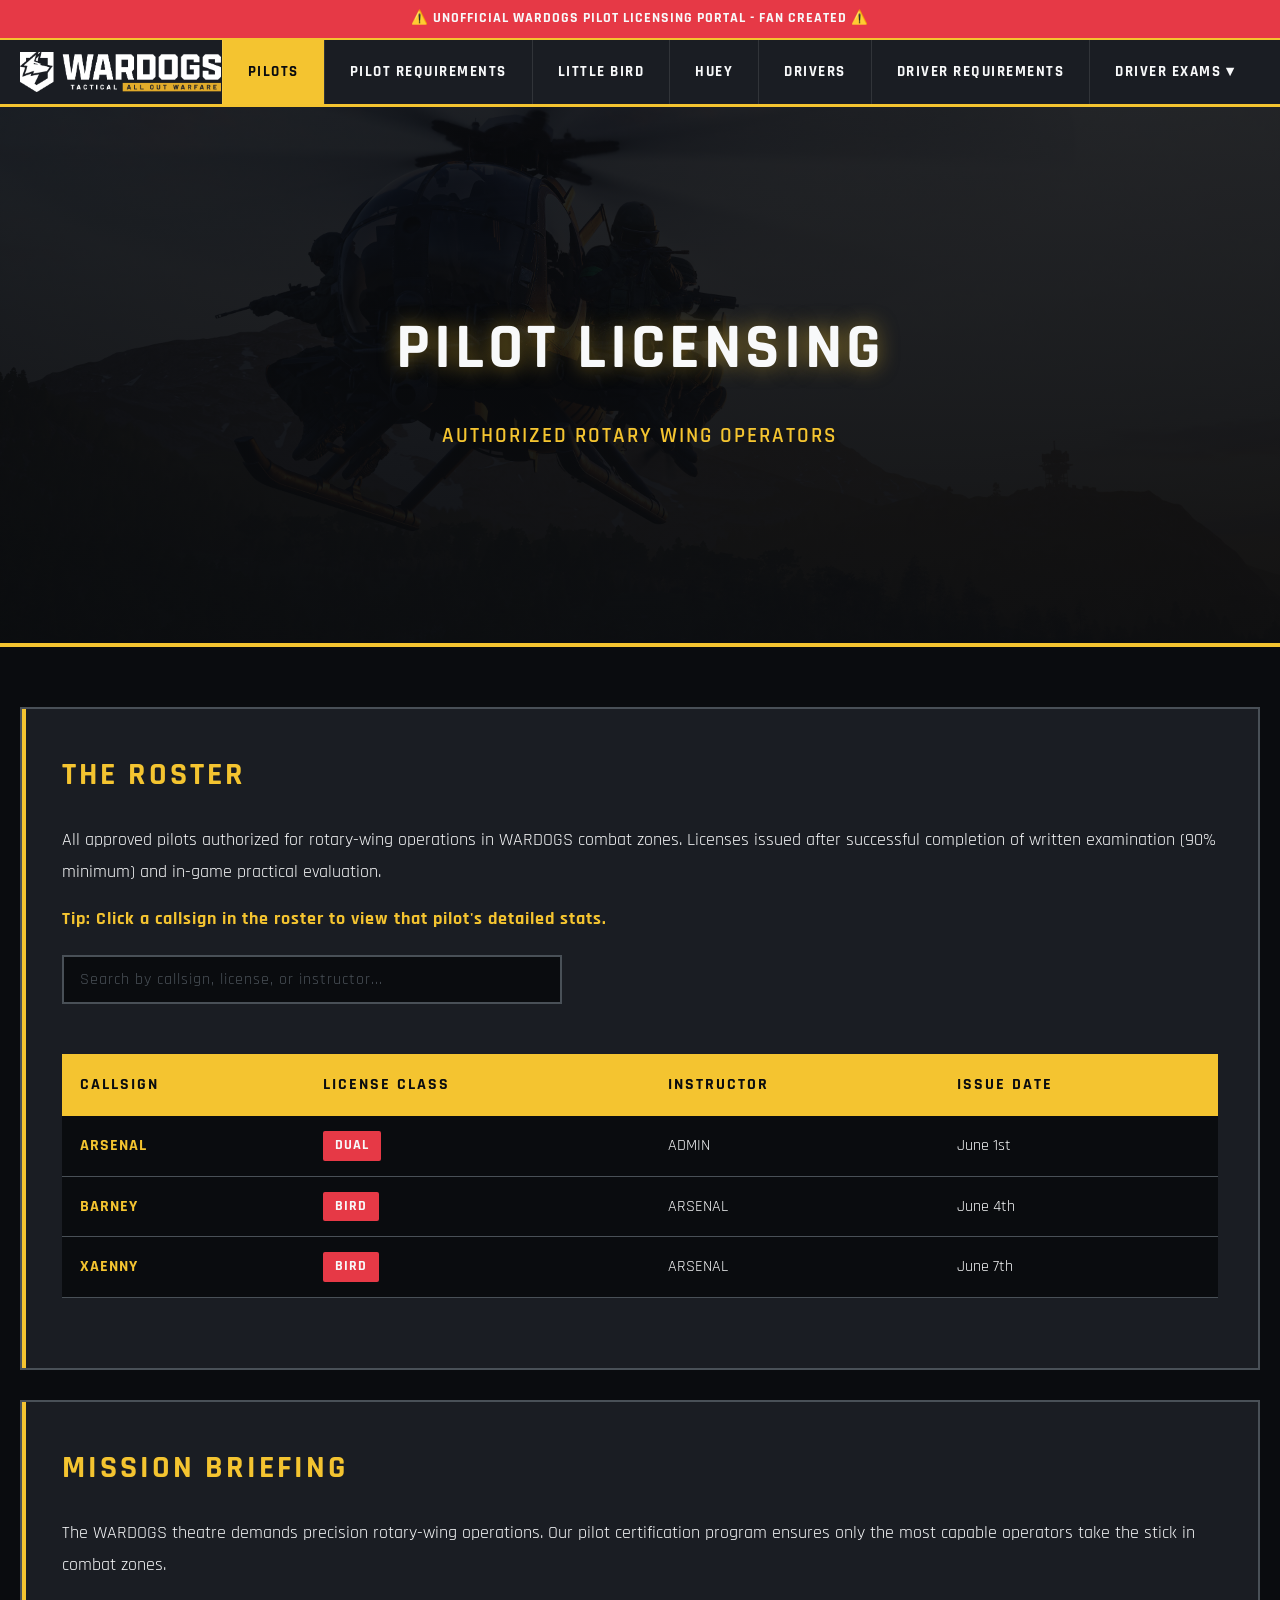
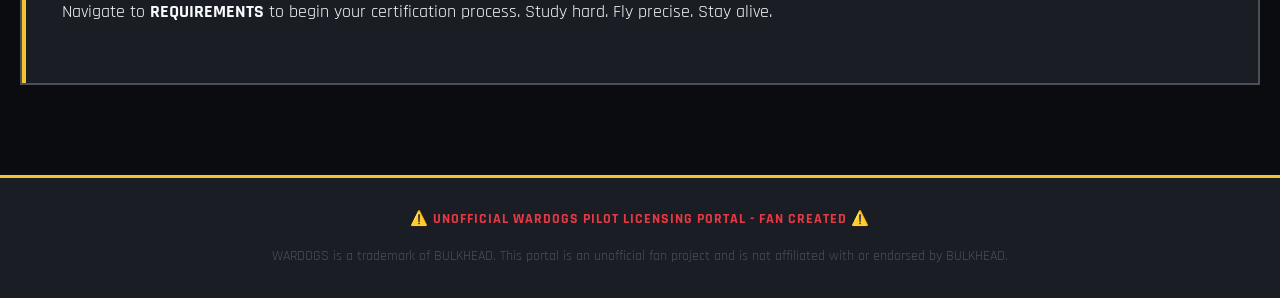
<file: index.html>
<!DOCTYPE html>
<html lang="en">
<head>
  <meta charset="UTF-8">
  <meta name="viewport" content="width=device-width, initial-scale=1.0">
  <title>WARDOGS Pilot License - Official Helicopter Certification Portal (Little Bird & Huey)</title>
  <meta name="description" content="Get your WARDOGS helicopter pilot license. Take Little Bird and UH-1H Huey certification exams with 150+ FAA-style questions. Pass written exam at 90% to unlock in-game practical evaluation. Free rotary wing training and pilot roster.">
  <meta name="keywords" content="WARDOGS pilot license, helicopter certification, Little Bird pilot exam, Huey pilot test, UH-1H certification, rotary wing license, BULKHEAD WARDOGS, tactical helicopter training, pilot licensing portal, aviation exam, flight test, helicopter pilot roster, scout helicopter license, attack helicopter certification, transport helicopter exam">
  <meta name="author" content="WARDOGS Fan Community">
  <link rel="canonical" href="https://wardogspilots.com/">
  
  <!-- Open Graph / Social Media -->
  <meta property="og:type" content="website">
  <meta property="og:title" content="WARDOGS Pilot Licensing Portal - Helicopter Certification">
  <meta property="og:description" content="Unofficial fan-created pilot licensing portal for WARDOGS tactical FPS. Little Bird and Huey certification exams available.">
  <meta property="og:image" content="/WD_RevealKeyArt_4K.png">
  <meta property="og:url" content="https://wardogspilots.com/">
  
  <!-- Twitter Card -->
  <meta name="twitter:card" content="summary_large_image">
  <meta name="twitter:title" content="WARDOGS Pilot Licensing Portal">
  <meta name="twitter:description" content="Unofficial helicopter pilot certification for WARDOGS. Get licensed for Little Bird and Huey operations.">
  <meta name="twitter:image" content="/WD_RevealKeyArt_4K.png">
  
  <link rel="stylesheet" href="shared.css">
  
  <!-- Structured Data -->
  <script type="application/ld+json">
  {
    "@context": "https://schema.org",
    "@type": "WebSite",
    "name": "WARDOGS Pilot Licensing Portal",
    "description": "Unofficial fan-created helicopter pilot certification portal for WARDOGS tactical FPS",
    "url": "https://wardogspilots.com/",
    "publisher": {
      "@type": "Organization",
      "name": "WARDOGS Fan Community"
    },
    "about": {
      "@type": "VideoGame",
      "name": "WARDOGS",
      "publisher": {
        "@type": "Organization",
        "name": "BULKHEAD"
      }
    }
  }
  </script>
</head>
<body>
  <div class="disclaimer">
    ⚠️ UNOFFICIAL WARDOGS PILOT LICENSING PORTAL - FAN CREATED ⚠️
  </div>

  <nav>
    <div class="nav-container">
      <img src="/WD_Fullmark_Full.png" alt="WARDOGS Logo" class="nav-logo">
      <ul class="nav-links">
        <li><a href="index.html" class="active">PILOTS</a></li>
        <li><a href="requirements.html">PILOT REQUIREMENTS</a></li>
        <li><a href="exam-littlebird.html">LITTLE BIRD</a></li>
        <li><a href="exam-huey.html">HUEY</a></li>
        <li><a href="drivers.html">DRIVERS</a></li>
        <li><a href="driver-requirements.html">DRIVER REQUIREMENTS</a></li>
        <li class="nav-dropdown">
          <a href="#" aria-haspopup="true" aria-expanded="false">DRIVER EXAMS ▾</a>
          <ul class="nav-dropdown-list">
            <li><a href="driver-exam-track1.html">Track 1 — Small Transport</a></li>
            <li><a href="driver-exam-track2.html">Track 2 — Heavy Transport</a></li>
            <li><a href="driver-exam-track3.html">Track 3 — Weaponized</a></li>
          </ul>
        </li>
      </ul>
    </div>
  </nav>

  <section class="hero" role="banner">
    <img src="/WD_Screenshot_Littlebird_1.jpg" alt="Little Bird helicopter with soldiers flying over mountainous terrain at sunset in WARDOGS" class="hero-bg">
    <div class="hero-overlay"></div>
    <div class="hero-content">
      <h1>PILOT LICENSING</h1>
      <p>AUTHORIZED ROTARY WING OPERATORS</p>
    </div>
  </section>

  <main role="main">
    <section class="content-section" itemscope itemtype="https://schema.org/Table">
      <h2>THE ROSTER</h2>
      <p>All approved pilots authorized for rotary-wing operations in WARDOGS combat zones. Licenses issued after successful completion of written examination (90% minimum) and in-game practical evaluation.</p>
      <p class="roster-note">Tip: Click a callsign in the roster to view that pilot's detailed stats.</p>
      
      <div class="roster-search-container">
        <input type="text" id="roster-search" placeholder="Search by callsign, license, or instructor..." class="roster-search-input">
      </div>
      
      <div class="table-wrapper">
        <table class="roster-table">
          <thead>
            <tr>
              <th>CALLSIGN</th>
              <th>LICENSE CLASS</th>
              <th>INSTRUCTOR</th>
              <th>ISSUE DATE</th>
            </tr>
          </thead>
          <tbody>
            <tr>
              <td><button class="pilot-link" data-pilot="ARSENAL">ARSENAL</button></td>
              <td><span class="license-badge">DUAL</span></td>
              <td>ADMIN</td>
              <td>June 1st</td>
            </tr>
            <tr>
              <td><button class="pilot-link" data-pilot="BARNEY">BARNEY</button></td>
              <td><span class="license-badge">BIRD</span></td>
              <td>ARSENAL</td>
              <td>June 4th</td>
            </tr>
            <tr>
              <td><button class="pilot-link" data-pilot="XAENNY">XAENNY</button></td>
              <td><span class="license-badge">BIRD</span></td>
              <td>ARSENAL</td>
              <td>June 7th</td>
            </tr>
          </tbody>
        </table>
      </div>
    </section>

    <section class="content-section">
      <h2>MISSION BRIEFING</h2>
      <p>The WARDOGS theatre demands precision rotary-wing operations. Our pilot certification program ensures only the most capable operators take the stick in combat zones.</p>
      <p>Navigate to <strong>REQUIREMENTS</strong> to begin your certification process. Study hard. Fly precise. Stay alive.</p>
    </section>
  </main>

  <!-- Pilot Stats Modal -->
  <div id="pilot-modal" class="pilot-modal hidden" aria-hidden="true">
    <div class="pilot-modal-backdrop"></div>
    <div class="pilot-modal-content" role="dialog" aria-modal="true" aria-labelledby="pilot-name">
      <button class="pilot-modal-close" id="pilot-modal-close" aria-label="Close pilot stats">✕</button>
      <h2 id="pilot-name" class="pilot-modal-title">PILOT STATS</h2>
      <p class="pilot-modal-callsign">Callsign: <span id="pilot-callsign">ARSENAL</span></p>

      <div class="pilot-modal-body">
        <div class="pilot-survival">
          <svg class="survival-chart" viewBox="0 0 120 120">
            <circle class="survival-bg" cx="60" cy="60" r="50" />
            <circle class="survival-fg" cx="60" cy="60" r="50" />
          </svg>
          <div class="survival-label">
            <div class="survival-percent" id="survival-percent">92%</div>
            <div class="survival-caption">SURVIVAL RATE</div>
          </div>
        </div>

        <div class="pilot-stats-box">
          <div class="pilot-stat-row">
            <span class="pilot-stat-label">Successful Flights</span>
            <span class="pilot-stat-value" id="pilot-successful">376</span>
          </div>
          <div class="pilot-stat-row">
            <span class="pilot-stat-label">Casualties (Team Kills)</span>
            <span class="pilot-stat-value" id="pilot-casualties">43</span>
          </div>
          <div class="pilot-stat-row">
            <span class="pilot-stat-label">Avg Flights per Life</span>
            <span class="pilot-stat-value" id="pilot-average">13</span>
          </div>
        </div>
      </div>
    </div>
  </div>

  <footer>
    <div class="footer-disclaimer">
      ⚠️ UNOFFICIAL WARDOGS PILOT LICENSING PORTAL - FAN CREATED ⚠️
    </div>
    <div class="footer-info">
      WARDOGS is a trademark of BULKHEAD. This portal is an unofficial fan project and is not affiliated with or endorsed by BULKHEAD.
    </div>
  </footer>

  <script>
    (function () {
      const pilotData = {
        ARSENAL: {
          callsign: 'ARSENAL',
          survivalRate: 92,
          successfulFlights: 406,
          casualties: 47,
          averageFlightsPerLife: 13
        },
        BARNEY: {
          callsign: 'BARNEY',
          survivalRate: 100,
          successfulFlights: 20,
          casualties: 0,
          averageFlightsPerLife: 20
        },
        XAENNY: {
          callsign: 'XAENNY',
          survivalRate: 100,
          successfulFlights: 4,
          casualties: 0,
          averageFlightsPerLife: 3
        }
      };

      const modal = document.getElementById('pilot-modal');
      const closeBtn = document.getElementById('pilot-modal-close');
      const callsignEl = document.getElementById('pilot-callsign');
      const percentEl = document.getElementById('survival-percent');
      const successEl = document.getElementById('pilot-successful');
      const casualtiesEl = document.getElementById('pilot-casualties');
      const averageEl = document.getElementById('pilot-average');
      const survivalCircle = document.querySelector('.survival-fg');

      const RADIUS = 50;
      const CIRCUMFERENCE = 2 * Math.PI * RADIUS;

      if (survivalCircle) {
        survivalCircle.style.strokeDasharray = CIRCUMFERENCE;
        survivalCircle.style.strokeDashoffset = CIRCUMFERENCE;
      }

      function setSurvival(rate) {
        const offset = CIRCUMFERENCE - (rate / 100) * CIRCUMFERENCE;
        survivalCircle.style.strokeDashoffset = offset;
        percentEl.textContent = rate.toFixed(0) + '%';
      }

      function openPilotStats(id) {
        const data = pilotData[id];
        if (!data) return;

        callsignEl.textContent = data.callsign;
        successEl.textContent = data.successfulFlights;
        casualtiesEl.textContent = data.casualties;
        averageEl.textContent = data.averageFlightsPerLife;
        setSurvival(data.survivalRate);

        modal.classList.remove('hidden');
        modal.setAttribute('aria-hidden', 'false');
      }

      function closePilotStats() {
        modal.classList.add('hidden');
        modal.setAttribute('aria-hidden', 'true');
      }

      document.addEventListener('click', (e) => {
        const link = e.target.closest('.pilot-link');
        if (link) {
          const id = link.getAttribute('data-pilot');
          openPilotStats(id);
        }

        if (e.target.classList.contains('pilot-modal-backdrop')) {
          closePilotStats();
        }
      });

      if (closeBtn) {
        closeBtn.addEventListener('click', closePilotStats);
      }

      document.addEventListener('keydown', (e) => {
        if (e.key === 'Escape' && !modal.classList.contains('hidden')) {
          closePilotStats();
        }
      });

      // Roster search functionality
      const searchInput = document.getElementById('roster-search');
      const rosterRows = document.querySelectorAll('.roster-table tbody tr');

      searchInput.addEventListener('input', (e) => {
        const searchTerm = e.target.value.toLowerCase().trim();
        
        rosterRows.forEach(row => {
          const callsign = row.cells[0].textContent.toLowerCase();
          const license = row.cells[1].textContent.toLowerCase();
          const instructor = row.cells[2].textContent.toLowerCase();
          const date = row.cells[3].textContent.toLowerCase();
          
          const matches = callsign.includes(searchTerm) || 
                         license.includes(searchTerm) || 
                         instructor.includes(searchTerm) || 
                         date.includes(searchTerm);
          
          row.style.display = matches ? '' : 'none';
        });
      });
    })();
  </script>
</body>
</html>
</file>
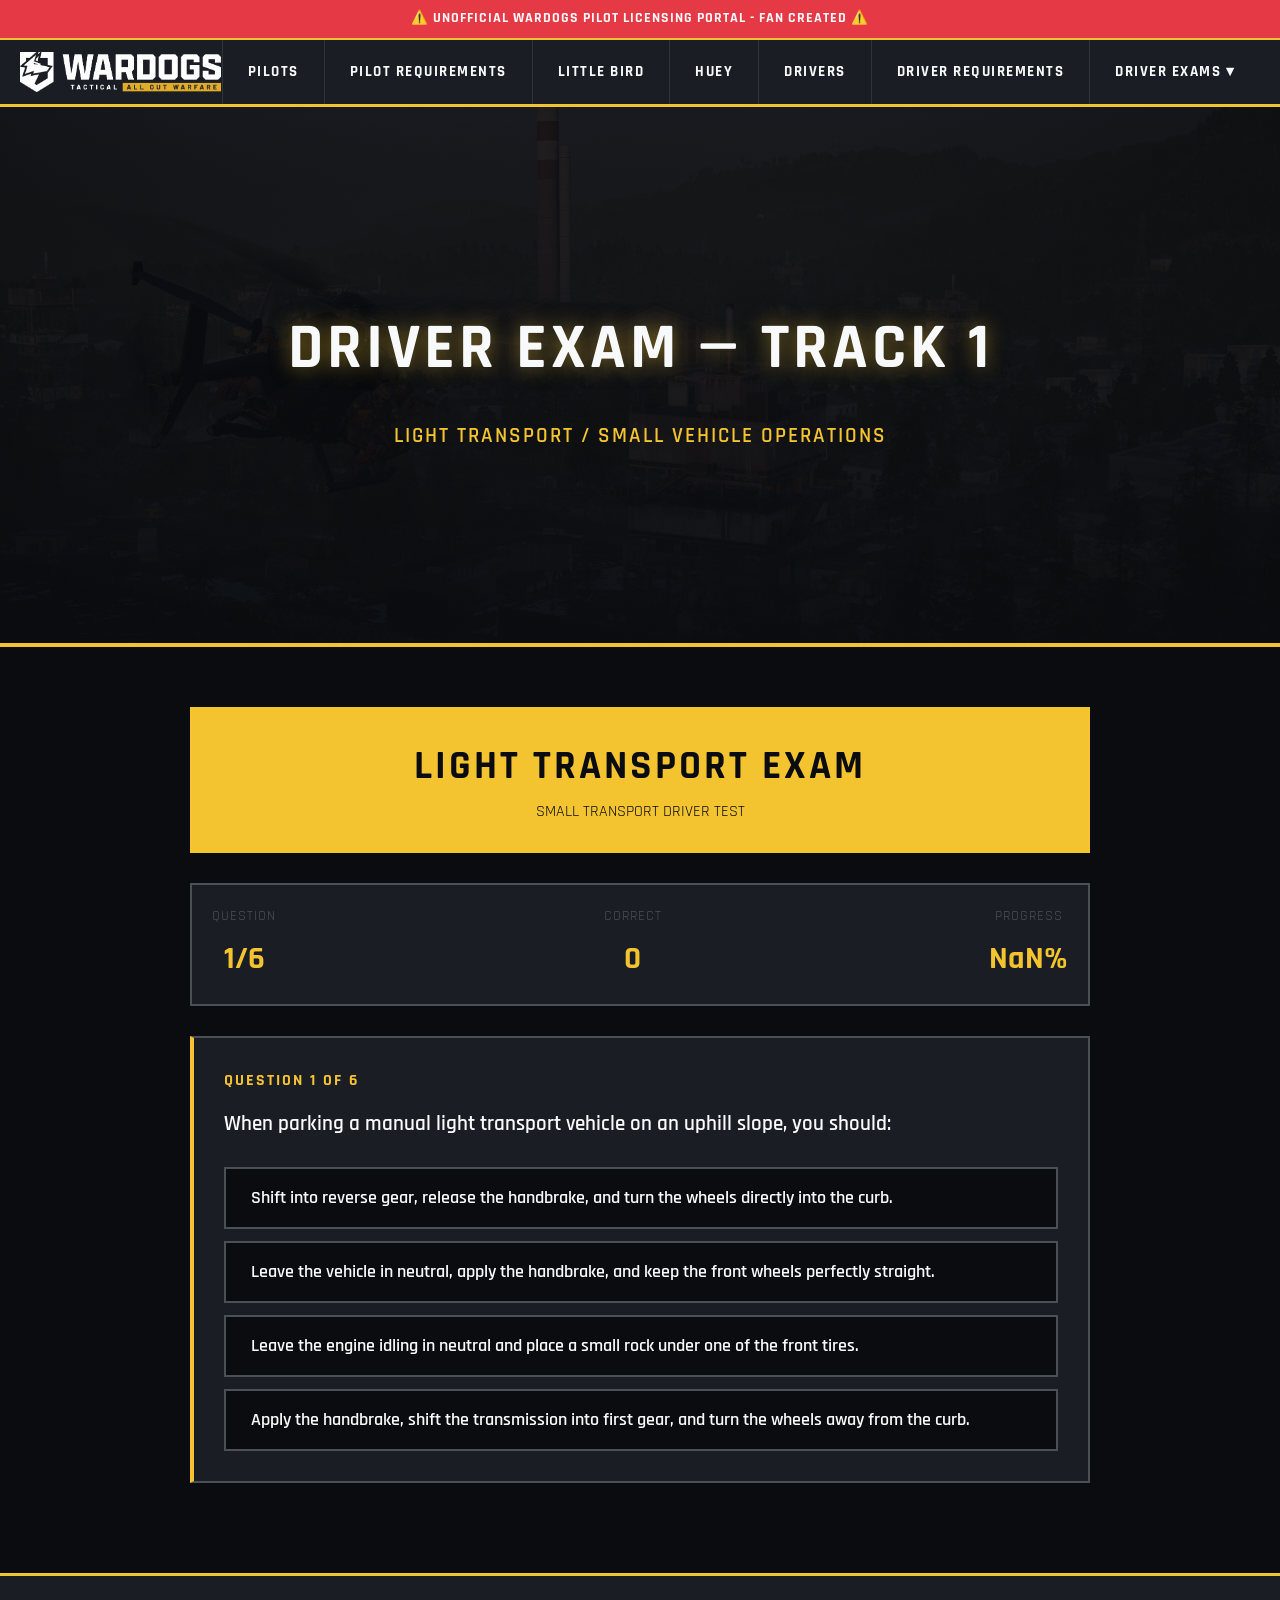
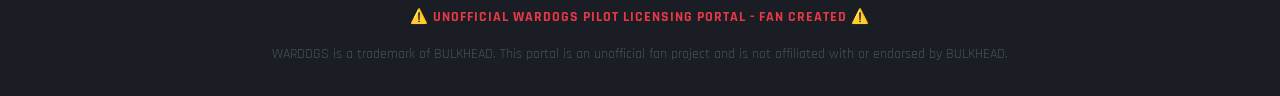
<file: driver-exam-track1.html>
<!DOCTYPE html>
<html lang="en">
<head>
  <meta charset="UTF-8" />
  <meta name="viewport" content="width=device-width, initial-scale=1.0"/>
  <title>Track 1 Driver Exam - Small Transport Vehicle Certification (WARDOGS)</title>
  <meta name="description" content="WARDOGS Track 1 Light Transport driver exam. 6 questions on high-speed handling, off-road tactics, vehicle dynamics, and evasive driving. 90% pass required to unlock practical evaluation. Free tactical driving test.">
  <meta name="keywords" content="WARDOGS driver exam, small transport license, light vehicle certification, tactical driving test, off-road driving exam, high-speed handling test, vehicle dynamics exam, evasive driving certification, Track 1 driver test, convoy operations, tactical transport license">
  <link rel="canonical" href="https://wardogspilots.com/driver-exam-track1.html" />
  <meta property="og:type" content="website" />
  <meta property="og:title" content="Driver Exam — Track 1: Light Transport" />
  <meta property="og:description" content="Wardogs Light Transport Driver Examination — small transport written test." />
  <meta property="og:image" content="/WD_Screenshot_Littlebird_2.jpg" />
  <link rel="stylesheet" href="shared.css" />
</head>
<body>
  <div class="disclaimer">
    ⚠️ UNOFFICIAL WARDOGS PILOT LICENSING PORTAL - FAN CREATED ⚠️
  </div>

  <nav>
    <div class="nav-container">
      <img src="/WD_Fullmark_Full.png" alt="WARDOGS Logo" class="nav-logo">
      <ul class="nav-links">
        <li><a href="index.html">PILOTS</a></li>
        <li><a href="requirements.html">PILOT REQUIREMENTS</a></li>
        <li><a href="exam-littlebird.html">LITTLE BIRD</a></li>
        <li><a href="exam-huey.html">HUEY</a></li>
        <li><a href="drivers.html">DRIVERS</a></li>
        <li><a href="driver-requirements.html">DRIVER REQUIREMENTS</a></li>
        <li class="nav-dropdown">
          <a href="#" aria-haspopup="true" aria-expanded="false">DRIVER EXAMS ▾</a>
          <ul class="nav-dropdown-list">
            <li><a href="driver-exam-track1.html" class="active">Track 1 — Small Transport</a></li>
            <li><a href="driver-exam-track2.html">Track 2 — Heavy Transport</a></li>
            <li><a href="driver-exam-track3.html">Track 3 — Weaponized</a></li>
          </ul>
        </li>
      </ul>
    </div>
  </nav>

  <section class="hero" role="banner">
    <img src="/WD_Screenshot_Littlebird_2.jpg" alt="Driver exam hero image" class="hero-bg">
    <div class="hero-overlay"></div>
    <div class="hero-content">
      <h1>DRIVER EXAM — TRACK 1</h1>
      <p>LIGHT TRANSPORT / SMALL VEHICLE OPERATIONS</p>
    </div>
  </section>

  <main>
    <div class="exam-container">
      <div class="exam-header">
        <h1>LIGHT TRANSPORT EXAM</h1>
        <p>SMALL TRANSPORT DRIVER TEST</p>
      </div>

      <div id="exam-progress" class="exam-progress">
        <div class="progress-item">
          <div class="progress-label">Question</div>
          <div class="progress-value"><span id="current-q">1</span>/6</div>
        </div>
        <div class="progress-item">
          <div class="progress-label">Correct</div>
          <div class="progress-value" id="score">0</div>
        </div>
        <div class="progress-item">
          <div class="progress-label">Progress</div>
          <div class="progress-value" id="percentage">0%</div>
        </div>
      </div>

      <div id="question-container"></div>
      <div id="result-container" class="hidden"></div>
      <div id="form-container" class="hidden"></div>
    </div>
  </main>

  <footer>
    <div class="footer-disclaimer">
      ⚠️ UNOFFICIAL WARDOGS PILOT LICENSING PORTAL - FAN CREATED ⚠️
    </div>
    <div class="footer-info">
      WARDOGS is a trademark of BULKHEAD. This portal is an unofficial fan project and is not affiliated with or endorsed by BULKHEAD.
    </div>
  </footer>

  <script>
  // ===================================================
  // Wardogs Light Transport Driver Examination
  // ===================================================

  const QUESTION_POOL = [
    {
      question: "When driving a light transport vehicle down a steep, loose dirt slope, the driver should:",
      answers: [
        "Avoid heavy braking, use engine compression to control speed, and steer straight down the slope.",
        "Apply full brakes continuously, and zig-zag down the slope to reduce sliding speed.",
        "Shift into neutral, coast down, and use emergency brakes to help steer the rear tires.",
        "Accelerate rapidly to clear the slope quickly before losing wheel traction on the dirt."
      ],
      correct: 0,
      explanation: "Steering straight down the slope prevents the vehicle from sliding sideways and rolling over. Easing off the brakes and letting engine compression control your speed prevents the tires from locking up and sliding on loose soil."
    },
    {
      question: "If your light transport vehicle begins to slide wide (understeer) while taking a fast turn on gravel, you should:",
      answers: [
        "Gently ease off the throttle, straighten the steering wheel slightly, and let the front tires regain grip.",
        "Pull the emergency brake hard, slam on the accelerator, and steer deeply into the direction of the slide.",
        "Turn the steering wheel harder in the direction of the turn and apply full, heavy brakes.",
        "Shift the transmission into reverse immediately to force the wheels to counter-spin and slow down."
      ],
      correct: 0,
      explanation: "Understeer happens when the front tires lose traction and slide. Turning harder only worsens the slide. You must gently reduce power and slightly straighten the wheels so the tires can stop sliding and hook up with the gravel again."
    },
    {
      question: "Before crossing a shallow river or water hazard in a light transport vehicle, you must:",
      answers: [
        "Assess depth and current speed, select a low gear, and maintain a slow, steady forward pace.",
        "Charge into the water at maximum speed to use the vehicle's momentum to cross over.",
        "Shift into reverse first to test the entry traction before crossing the main deep channel.",
        "Deflate all tires completely to allow the vehicle's body to float across the deep water."
      ],
      correct: 0,
      explanation: "Always check water depth first. Entering slowly in a low gear prevents water from splashing over the hood and into the engine intake (which causes catastrophic engine failure called hydrolock), while maintaining traction."
    },
    {
      question: "What is the primary operational benefit of lower tire pressure when driving on loose sand or deep mud?",
      answers: [
        "It increases the tire's footprint, distributing weight and greatly improving overall traction.",
        "It increases the vehicle's top speed by reducing the rolling resistance of the rubber treads.",
        "It protects the suspension from absorbing shocks when hitting large hidden rocks or debris.",
        "It prevents the engine from overheating by reducing the rotation loads on the drive shafts."
      ],
      correct: 0,
      explanation: "Lowering tire pressure (airing down) allows the tire to flatten slightly. This increases the surface area (footprint) of the tire in contact with the ground, spreading the vehicle's weight and keeping it from sinking into loose surfaces."
    },
    {
      question: "When navigating highly uneven terrain, which action most significantly increases your risk of rolling over?",
      answers: [
        "Driving perpendicular to a steep side slope instead of driving straight up or down it.",
        "Maintaining a slow, steady throttle input while keeping the front wheels pointed straight ahead.",
        "Choosing a path that keeps all four tires in contact with the ground at all times.",
        "Shifting into a lower gear to increase torque and control when climbing over loose rocks."
      ],
      correct: 0,
      explanation: "Driving sideways across a steep slope (perpendicularly) exposes your vehicle's side profile to gravity. If a downslope wheel dips or an upslope wheel hits a bump, the center of gravity will shift beyond the track width, causing an immediate rollover."
    },
    {
      question: "How does a heavy cargo load in the rear bed of a light transport truck affect its steering?",
      answers: [
        "It lightens the front end, reducing steering grip and increasing the risk of understeer.",
        "It heavily increases front-wheel traction, making the steering feel extremely sensitive.",
        "It completely disables the rear brakes, forcing the front wheels to do all the stopping.",
        "It increases the top speed of the vehicle by pushing the rear drive tires down."
      ],
      correct: 0,
      explanation: "Heavy weight in the rear creates a seesaw effect over the rear axle, pulling weight off the front steering tires. With less weight pushing the front tires into the dirt, steering response becomes loose, slow, and prone to sliding straight (understeer)."
    },
    {
      question: "When cresting a steep sand dune in a light transport vehicle, why must you ease off the throttle right before the top?",
      answers: [
        "To prevent the vehicle from launching into the air and damaging its suspension on landing.",
        "To allow the cooling fan to spin faster and reduce the transmission fluid temperature.",
        "To ensure the anti-lock braking system can recalibrate for the descent on the other side.",
        "To give passengers time to inspect the terrain ahead before the vehicle starts to slide."
      ],
      correct: 0,
      explanation: "Charging over a crest at full throttle will launch the vehicle off the top of the dune. This can cause severe suspension damage, frame damage, passenger injuries, or result in landing nose-first into a steep pocket on the other side."
    },
    {
      question: "When driving a light transport vehicle under tactical blackout conditions using night vision:",
      answers: [
        "Reduce your speed significantly to compensate for reduced depth perception and peripheral vision.",
        "Maintain normal daytime speeds to avoid becoming an easy target for ground forces.",
        "Turn on your high beams occasionally to verify the path shown on your NVG screen.",
        "Drive strictly in reverse to minimize the vehicle's forward light and heat signature."
      ],
      correct: 0,
      explanation: "Night vision goggles (NVGs) flatten your depth perception and restrict your field of view to a narrow tube. You must drive slower than normal to give yourself enough time to react to ditches, rocks, and obstacles you cannot see in your periphery."
    },
    {
      question: "What is the correct way to drive a light utility vehicle over a high obstacle like a fallen log or rock ridge?",
      answers: [
        "Approach at an angle so only one tire climbs the obstacle at a time, keeping others on the ground.",
        "Approach straight on at high speed to force the vehicle to jump cleanly over the barrier.",
        "Slam on the brakes right before contact to let the front bumper push the obstacle out of the way.",
        "Shift into the highest gear possible to maximize the rotational speed of the front drive tires."
      ],
      correct: 0,
      explanation: "Approaching at an angle ensures that three wheels are always providing stable traction on flat ground while one wheel climbs. Approaching straight on risks slamming the front bumper or high-centering the vehicle's undercarriage on the ridge."
    },
    {
      question: "In a light transport convoy, what is the primary purpose of maintaining a consistent 3 to 4 vehicle-length gap?",
      answers: [
        "To ensure adequate reaction time for sudden stops and to avoid blinding dust clouds from lead.",
        "To allow civilian vehicles to pass safely through the military column without interrupting flow.",
        "To keep the vehicles close enough to share a single radio communications channel.",
        "To prevent the engines of trailing vehicles from running too cool in cold weather conditions."
      ],
      correct: 0,
      explanation: " convoy spacing provides a reaction window if the lead vehicle brakes or crashes. Off-road, it also ensures trailing drivers aren't blinded by the thick dust cloud kicked up by the leading vehicle's tires, which can hide obstacles."
    },
    {
      question: "What causes 'brake fade' during long descents in a light transport vehicle, and how do you prevent it?",
      answers: [
        "Overheating of brake components; prevent it by using engine braking and shifting to a lower gear.",
        "Loss of hydraulic brake fluid pressure; prevent it by pumping the brake pedal rapidly during turns.",
        "Glazing of the tire rubber surfaces; prevent it by drifting around corners to clean the treads.",
        "Excessive engine vacuum pressure build-up; prevent it by revving the engine in neutral while coasting."
      ],
      correct: 0,
      explanation: "Brake fade happens when constant heavy braking generates extreme heat, causing the brake pads and rotors to lose friction. Shifting into a low gear forces the engine compression to hold back the vehicle's weight (engine braking), saving your brakes."
    },
    {
      question: "When using a winch to pull a stuck light vehicle out of deep mud, you must always:",
      answers: [
        "Place a heavy dampener over the winch cable to prevent a dangerous snap if the line breaks.",
        "Keep the vehicle's engine turned off to prevent overloading the electrical alternator system.",
        "Stand directly next to the winch line to guide the cable onto the spool with your hands.",
        "Run the winch at maximum speed without stopping to prevent the motor from cooling down too fast."
      ],
      correct: 0,
      explanation: "A winch line is under immense tension. If it snaps, the cable will whip back with lethal force. Placing a heavy jacket, blanket, or cable dampener over the middle of the line absorbs the energy and drops the cable safely to the ground if it breaks."
    },
    {
      question: "During tactical transport operations, if the lead vehicle spots an obstacle, they should:",
      answers: [
        "Signal the hazard over the radio or via hand signals to warn the trailing vehicles immediately.",
        "Stop abruptly without warning to test the reaction speed of the drivers behind them.",
        "Accelerate quickly over the obstacle to show the path is safe to navigate at speed.",
        "Turn off all lights and pull over to let the trailing vehicles take the lead instead."
      ],
      correct: 0,
      explanation: "Lead vehicles are the eyes of the convoy. Any spotter or lead driver must immediately call out road hazards, traps, or deep obstacles to ensure trailing vehicles have ample time to steer clear or adjust their approach."
    },
    {
      question: "When should you engage the differential lock (diff lock) on a light transport vehicle?",
      answers: [
        "Before entering loose, slippery, or mud-heavy terrain where wheels are likely to spin and lose grip.",
        "When driving at high speeds on dry asphalt roads to improve cornering stability and turn radius.",
        "Only after the vehicle has become completely stuck and the engine has stalled in deep water.",
        "When descending steep paved highways to prevent the brakes from locking up during a hard stop."
      ],
      correct: 0,
      explanation: "Engaging the differential lock forces both wheels on an axle to turn at the exact same speed. This prevents one wheel from spinning uselessly in the mud while the other wheel with grip sits completely still. Do not use it on dry pavement as it binds the gears."
    },
    {
      question: "If your front wheels lose steering grip in deep mud, what is the best way to regain steering control?",
      answers: [
        "Turn the steering wheel slightly back and forth to let the side treads of the tires bite into fresh dirt.",
        "Spin the tires at maximum RPM while holding the steering wheel locked in one direction.",
        "Apply full emergency brakes while turning the steering wheel rapidly from side to side.",
        "Turn off the engine, shift into park, and let the vehicle slide to a complete stop on its own."
      ],
      correct: 0,
      explanation: "Wiggling the steering wheel left and right (sawing the wheel) allows the sidewall lugs and outer edges of your front tires to bite into fresh mud, helping clear the mud out of the tread and redirecting the vehicle's path."
    },
    {
      question: "When driving off-road, why should you avoid driving through tall grass or deep brush whenever possible?",
      answers: [
        "It can hide dangerous obstacles like large rocks, deep holes, or stumps that can damage the vehicle.",
        "The seeds from the tall grass will clog the exhaust system and cause an immediate engine fire.",
        "Tall brush will scratch the paint and reduce the camouflage effectiveness of the vehicle's body.",
        "The plants release chemical compounds that degrade the rubber compounds of off-road tires."
      ],
      correct: 0,
      explanation: "Tall grass completely masks the ground surface. Underneath, there could be a massive boulder, a hidden tree stump, or a deep wash-out trench that will shear off your suspension components or cause an immediate rollover."
    },
    {
      question: "When parking a manual light transport vehicle on an uphill slope, you should:",
      answers: [
        "Apply the handbrake, shift the transmission into first gear, and turn the wheels away from the curb.",
        "Leave the vehicle in neutral, apply the handbrake, and keep the front wheels perfectly straight.",
        "Shift into reverse gear, release the handbrake, and turn the wheels directly into the curb.",
        "Leave the engine idling in neutral and place a small rock under one of the front tires."
      ],
      correct: 0,
      explanation: "Leaving the transmission in first gear acts as a mechanical backup to your handbrake. Turning the wheels away from the curb ensures that if the vehicle does slip backward, the front tires will catch the curb and stop the vehicle's rolling motion."
    },
    {
      question: "If your engine temperature gauge spikes into the red zone while climbing a steep mountain pass, you should:",
      answers: [
        "Pull over safely, let the engine idle, and turn on the cabin heater to help vent engine heat.",
        "Turn off the engine immediately while moving, shift into neutral, and coast down the mountain.",
        "Pour cold bottled water directly over the hot radiator cap to cool it down as fast as possible.",
        "Accelerate to maximum speed to force more cold air through the front grill of the vehicle."
      ],
      correct: 0,
      explanation: "Turning on the cabin heater acts as a secondary radiator, drawing heat away from the engine block and blowing it into the cabin. Letting the engine idle allows the water pump and cooling fan to continue circulating fluids to cool it down safely."
    },
    {
      question: "What is the safest way to negotiate a steep downhill section on loose gravel or muddy terrain?",
      answers: [
        "Shift to a low gear, let engine compression control your speed, and keep the vehicle pointed straight down.",
        "Put the vehicle in neutral, use the handbrake to steer, and slide down sideways to slow descent.",
        "Ride the brakes heavily while turning the steering wheel rapidly to scrub off speed on the descent.",
        "Accelerate down the hill to ensure the tires can clear any mud buildup in the tread patterns."
      ],
      correct: 0,
      explanation: "Keeping the vehicle pointed straight down the fall line of the hill prevents sliding sideways, which leads to immediate roll-overs. Letting the engine control the speed prevents brake lockup and sliding."
    },
    {
      question: "How does adding a roof rack with heavy gear affect the handling of a light transport vehicle?",
      answers: [
        "It raises the center of gravity, significantly increasing the risk of rolling over during sharp turns.",
        "It lowers the center of gravity, greatly improving the vehicle's high-speed cornering stability.",
        "It has no effect on handling because the weight is distributed evenly across the roof support pillars.",
        "It increases front-wheel traction by pushing the front bumper down closer to the road surface."
      ],
      correct: 0,
      explanation: "Weight added high up raises the vehicle's overall Center of Gravity (CG). When turning, centrifugal force will push this high weight outward, creating a severe body roll that can easily roll the vehicle over at high speeds."
    },
    {
      question: "When shifting a 4WD light transport vehicle's transfer case into 'Low Range' (4-Low), what is the primary change?",
      answers: [
        "Engine torque is greatly multiplied, but the vehicle's top speed is significantly reduced.",
        "The vehicle's top speed is doubled, but the available torque to the wheels is cut in half.",
        "Power is sent only to the rear wheels to allow for high-speed drifting on dirt roads.",
        "The automatic braking system is disabled to allow the wheels to lock up freely off-road."
      ],
      correct: 0,
      explanation: "4-Low engages low gearing in the transfer case. This multiplies your engine's torque (pulling power) for climbing over steep rocks or through thick mud, but restricts the vehicle's top speed to very low limits."
    },
    {
      question: "When operating a light transport vehicle with canvas side doors and rear covers, the driver must:",
      answers: [
        "Utilize side mirrors effectively and check blind spots frequently due to reduced direct visibility.",
        "Rely entirely on passengers to tell them if the path behind the vehicle is clear to back up.",
        "Keep the driver's side door open at all times to improve direct line-of-sight visibility.",
        "Drive only in forward gears to eliminate the need to look behind the vehicle while moving."
      ],
      correct: 0,
      explanation: "Canvas covers, plastic windows, and rear frames severely restrict your direct line of sight. Drivers must be highly proactive with their side mirrors and check blind spots constantly to avoid hitting soldiers, obstacles, or other vehicles."
    },
    {
      question: "When driving in deep mud ruts left by heavy trucks, a light transport vehicle driver should:",
      answers: [
        "Avoid riding in the bottom of deep ruts to prevent 'high-centering' the vehicle on the middle ridge.",
        "Keep their tires perfectly centered in the deepest part of the ruts to maximize tracking control.",
        "Increase speed to slide over the middle ridge of the ruts without touching the bottom dirt.",
        "Deflate all tires to zero pressure to allow the tires to wrap around the middle ridge."
      ],
      correct: 0,
      explanation: "Heavy truck ruts are often deeper than the ground clearance of light transport vehicles. If you drive in the bottom of the ruts, your tires will sink until the undercarriage (differential/frame) hits the center ridge, lifting your tires off the ground (high-centering) and stranding you."
    },
    {
      question: "When navigating an extremely tight or hazardous off-road trail, what is the role of a ground spotter?",
      answers: [
        "To stand outside the vehicle and guide the driver using clear, pre-arranged hand signals.",
        "To run ahead of the vehicle and clear all loose rocks and sticks from the path manually.",
        "To ride on the hood of the vehicle and point in the direction the driver should steer.",
        "To maintain constant radio contact with flight command to report the vehicle's coordinates."
      ],
      correct: 0,
      explanation: "A ground spotter stands outside the vehicle in a safe location where they can see both the tires, the trail hazards, and the driver. They use hand signals to guide the driver's tire placement over obstacles safely."
    },
    {
      question: "If you feel your drive wheels spinning uselessly while trying to climb a loose dirt hill, you should:",
      answers: [
        "Ease off the throttle slightly to let the tires regain friction, rather than spinning them deeper.",
        "Slam on the accelerator pedal to force the tires to burn through the loose topsoil layer.",
        "Pump the brake pedal rapidly while keeping the accelerator pinned to the floorboards.",
        "Shift the transmission into reverse immediately to try and climb the hill backwards instead."
      ],
      correct: 0,
      explanation: "Spinning tires generates friction heat, which turns dirt to slick mud and digs the vehicle into a deeper hole. Easing off the throttle decreases the rotational speed, allowing the tire treads to grip the dirt and regain forward momentum."
    },
    {
      question: "If your vehicle begins to slide sideways on a steep slope and feels like it is starting to roll over, you should:",
      answers: [
        "Instantly steer downhill and apply light throttle to stabilize the vehicle's weight distribution.",
        "Turn the steering wheel hard uphill and apply full brakes to stop the sideways sliding motion.",
        "Pull the emergency brake and jump out of the driver's side door immediately to safety.",
        "Shift into neutral, turn off the engine, and brace yourself against the steering wheel."
      ],
      correct: 0,
      explanation: "If you slide sideways, turning uphill will flip you instantly. Turning downhill aligns the vehicle's chassis with gravity (straight down), stabilizing the weight across the suspension and keeping the wheels on the ground."
    },
    {
      question: "Why is it critical to avoid splashing water over the hood when crossing shallow water in a light utility vehicle?",
      answers: [
        "Water can enter the engine air intake, causing hydrolock and permanently destroying the engine.",
        "Water on the hood will short out the front headlights and blow the main alternator fuse.",
        "The weight of the water on the hood will push the front bumper down and cause a front-flip.",
        "Water will wash away the anti-reflective paint coating on the hood, causing extreme glare."
      ],
      correct: 0,
      explanation: "If water splashes up and enters the engine intake, the cylinders will suck in water instead of air. Since water cannot be compressed, the pistons will hit the water lock and instantly bend or break the internal engine rods (hydrolock), destroying the motor."
    },
    {
      question: "Driving with the tailgate open and unsecured cargo extending out the back of a light transport vehicle:",
      answers: [
        "Is highly dangerous as it shifts the center of gravity aft and risks losing cargo on bumps.",
        "Improves fuel economy significantly by reducing the aerodynamic drag on the rear of the truck.",
        "Is recommended for off-road driving because it allows the rear tires to cool down faster.",
        "Has no effect on safety as long as the driver maintains a slow, steady speed on flat pavement."
      ],
      correct: 0,
      explanation: "Unsecured cargo can fall out on bumps, creating obstacles for convoys behind you. Additionally, shifting weight to the extreme rear pulls weight off your steering tires, making steering loose and dangerous."
    },
    {
      question: "When driving off-road over rough, rocky terrain, why should you avoid wrapping your thumbs inside the steering wheel spokes?",
      answers: [
        "A sudden bump can jerk the front wheels and spin the steering wheel rapidly, breaking your thumbs.",
        "It reduces the circulation of blood to your hands, causing rapid fatigue during long drives.",
        "It blocks your view of the instrument cluster gauges and warning lights on the dashboard.",
        "The friction of the spokes against your thumbs will wear away the grip material on the wheel."
      ],
      correct: 0,
      explanation: "When off-road, hitting a large rock can suddenly force your front tires sideways. This force transmits through the steering linkage and snaps the steering wheel around violently. If your thumbs are wrapped inside, the spinning spokes will break them."
    },
    {
      question: "How does driving at moderate speed on hard dirt right after leaving a deep mud hole help the vehicle?",
      answers: [
        "Centrifugal force flings the packed mud out of the tire treads, restoring grip for future obstacles.",
        "The friction warms the tire rubber back up to its optimal operating temperature range.",
        "It allows the mechanical four-wheel drive gears to disengage smoothly without grinding.",
        "The wind clears the mud away from the front radiator grill, preventing engine cooling issues."
      ],
      correct: 0,
      explanation: "Tire treads work by grabbing the ground. When packed solid with thick mud, they become smooth slicks. Driving on hard ground at a moderate speed flings the mud out of the treads, cleaning the tires so they are ready for the next off-road challenge."
    }
  ];

  let currentQuestions = [];
  let currentQuestionIndex = 0;
  let score = 0;
  let answered = false;

  function shuffleArray(array) {
    const shuffled = [...array];
    for (let i = shuffled.length - 1; i > 0; i--) {
      const j = Math.floor(Math.random() * (i + 1));
      [shuffled[i], shuffled[j]] = [shuffled[j], shuffled[i]];
    }
    return shuffled;
  }

  function initExam() {
    currentQuestions = shuffleArray(QUESTION_POOL).slice(0, 6);

    // Shuffle answers for each question
    currentQuestions.forEach(q => {
      const correctAnswer = q.answers[q.correct];
      const shuffled = shuffleArray(q.answers.map((ans, idx) => ({ ans, idx })));
      q.answers = shuffled.map(item => item.ans);
      q.correct = shuffled.findIndex(item => item.idx === q.correct);
    });

    currentQuestionIndex = 0;
    score = 0;
    answered = false;
    displayQuestion();
  }

  function displayQuestion() {
    const container = document.getElementById('question-container');
    const question = currentQuestions[currentQuestionIndex];

    answered = false;

    container.innerHTML = `
      <div class="question-card">
        <div class="question-number">Question ${currentQuestionIndex + 1} of 6</div>
        <div class="question-text">${question.question}</div>
        <div class="answers" id="answers"></div>
        <div id="explanation-container"></div>
        <button class="btn next-btn hidden" id="next-btn" onclick="nextQuestion()">NEXT QUESTION</button>
      </div>
    `;

    const answersContainer = document.getElementById('answers');
    question.answers.forEach((answer, index) => {
      const btn = document.createElement('button');
      btn.className = 'answer-btn';
      btn.textContent = answer;
      btn.onclick = () => checkAnswer(index);
      answersContainer.appendChild(btn);
    });

    updateProgress();
  }

  function checkAnswer(selectedIndex) {
      if (answered) return;

      answered = true;
      const question = currentQuestions[currentQuestionIndex];
      const answerButtons = document.querySelectorAll('.answer-btn');
      const explanationContainer = document.getElementById('explanation-container');

      answerButtons.forEach(btn => btn.disabled = true);

      if (selectedIndex === question.correct) {
          score++;
          answerButtons[selectedIndex].classList.add('correct');
      } else {
          answerButtons[selectedIndex].classList.add('incorrect');
          answerButtons[question.correct].classList.add('correct');
      }

      explanationContainer.innerHTML = `
      <div class="explanation">
        <strong>EXPLANATION:</strong> ${question.explanation}
      </div>
    `;

      document.getElementById('next-btn').classList.remove('hidden');
      updateProgress();
  }

  function updateProgress() {
      document.getElementById('current-q').textContent = currentQuestionIndex + 1;
      document.getElementById('score').textContent = score;
      const percentage = ((score / (currentQuestionIndex + (answered ? 1 : 0))) * 100).toFixed(0);
      document.getElementById('percentage').textContent = percentage + '%';
  }

  function nextQuestion() {
      currentQuestionIndex++;

      if (currentQuestionIndex >= currentQuestions.length) {
          showResults();
      } else {
          displayQuestion();
      }
  }

  function showResults() {
      const container = document.getElementById('question-container');
      const resultContainer = document.getElementById('result-container');
      const formContainer = document.getElementById('form-container');

      container.classList.add('hidden');
      document.getElementById('exam-progress').classList.add('hidden');
      resultContainer.classList.remove('hidden');

      const percentage = ((score / 6) * 100).toFixed(1);
      const passed = score >= 6; // 90% of 6 requires perfect score

      resultContainer.innerHTML = `
      <div class="result-screen ${passed ? 'pass' : 'fail'}">
        <div class="result-status">${passed ? 'PASS' : 'FAIL'}</div>
        <div class="result-score">${score} / 6 (${percentage}%)</div>
        <div class="result-message">
          ${passed
              ? 'You have passed the Light Transport written examination. Complete the form below to schedule your in-game practical evaluation with a driver instructor.'
              : 'You did not achieve the required 90% passing score. Review the material and retake the examination.'}
        </div>
        ${!passed ? '<button class="btn" onclick="location.reload()">RETAKE EXAM</button>' : ''}
      </div>
    `;

      if (passed) {
          formContainer.classList.remove('hidden');
          formContainer.innerHTML = `
        <div class="form-container">
          <h2>POST-EXAM GROUND CERTIFICATION FORM</h2>
          <p>Your written exam results will be forwarded to the ground instructor cadre. Complete this form to begin the practical scheduling process.</p>

          <form id="cert-form">
            <div class="form-group">
              <label for="discord">DISCORD USERNAME *</label>
              <input type="text" id="discord" required placeholder="username#0000">
            </div>

            <div class="form-group">
              <label for="callsign">IN-GAME CALLSIGN *</label>
              <input type="text" id="callsign" required placeholder="Your tactical callsign">
            </div>

            <div class="form-group">
              <label for="availability">AVAILABILITY / TIMEZONE *</label>
              <textarea id="availability" required placeholder="Preferred days/times and timezone (e.g., Weekends 1800-2200 UTC, Mon-Fri after 2000 EST)"></textarea>
            </div>

            <button type="submit" class="btn">SUBMIT GROUND CERTIFICATION REQUEST</button>
          </form>

          <div id="form-response" class="hidden"></div>
        </div>
      `;

          document.getElementById('cert-form').addEventListener('submit', handleFormSubmit);
      }
  }

  function handleFormSubmit(e) {
      e.preventDefault();

      // Secure, anonymous Cloudflare Driver Webhook proxy URL
      const CLOUDFLARE_WORKER_URL = 'https://wardogs-driver-webhook.arsenalapi.workers.dev';

      const formResponse = document.getElementById('form-response');
      formResponse.classList.remove('hidden');
      formResponse.innerHTML = `
      <div class="loading-spinner">
        <div class="spinner"></div>
        <p>TRANSMITTING TO GROUND INSTRUCTOR CADRE...</p>
      </div>
    `;

      // Get form values
      const discordUser = document.getElementById('discord').value;
      const callsignUser = document.getElementById('callsign').value;
      const availabilityUser = document.getElementById('availability').value;

      // Detect which exam they completed based on page URL
      let examType = 'Light Transport';
      if (window.location.pathname.includes('heavy')) {
        examType = 'Heavy Transport';
      } else if (window.location.pathname.includes('weapon')) {
        examType = 'Weaponized';
      }
      const percentage = ((score / 6) * 100).toFixed(1);

      // Format a tactical Discord embed payload
      const discordPayload = {
          username: "Wardogs Ground Command",
          embeds: [
              {
                  title: "🛞 NEW DRIVER LICENSING APPLICATION 🛞",
                  description: "A candidate has successfully passed the written ground examination and is ready for a practical evaluation.",
                  color: 16763904,
                  fields: [
                      {
                          name: "👤 Candidate Details",
                          value: `**Discord:** ${discordUser}\n**Callsign:** ${callsignUser}`,
                          inline: false
                      },
                      {
                          name: "🛞 Driver Track",
                          value: `**Aircraft Track:** ${examType}\n**Score:** ${score} / 6 (${percentage}%)`,
                          inline: false
                      },
                      {
                          name: "📅 Availability & Timezone",
                          value: availabilityUser,
                          inline: false
                      }
                  ],
                  footer: {
                      text: "Wardogs Unofficial Ground Academy • Remember: Don't flip. Don't crash."
                  },
                  timestamp: new Date().toISOString()
              }
          ]
      };

      // Perform a standard POST request directly to your secure Cloudflare Worker
      fetch(CLOUDFLARE_WORKER_URL, {
          method: 'POST',
          headers: {
              'Content-Type': 'application/json'
          },
          body: JSON.stringify(discordPayload)
      })
          .then(response => {
              if (!response.ok) {
                  throw new Error('Failed to transmit application to Cloudflare.');
              }

              // Show success message once the request is complete
              formResponse.innerHTML = `
        <div class="success-message">
          <h3 style="color: var(--tactical-yellow); margin-bottom: 20px;">✓ TRANSMISSION SUCCESSFUL</h3>
          <p>Your written driving exam results have been registered. Stand by for contact via Discord to schedule your in-game practical driving evaluation.</p>
          <p style="margin-top: 20px; color: var(--tactical-red); font-weight: 700;">REMEMBER THE RULES:</p>
          <p style="color: var(--tactical-red);">If you flip the vehicle, you fail.</p>
          <p style="color: var(--tactical-red);">If you get stuck or run too slow, you fail.</p>
          <p style="margin-top: 20px;">Precision maneuvering is mandatory. Good luck, driver.</p>
        </div>
      `;

              document.getElementById('cert-form').style.display = 'none';
          })
          .catch(error => {
              console.error('Error submitting application:', error);

              formResponse.innerHTML = `
        <div class="success-message" style="border-color: var(--tactical-red);">
          <h3 style="color: var(--tactical-red); margin-bottom: 20px;">⚠️ TRANSMISSION ERROR</h3>
          <p>There was a connection issue forwarding your application to ground command. Please take a screenshot of your passing score (${score}/6) and contact a driving instructor directly on Discord.</p>
        </div>
      `;
          });
  }

  initExam();
  </script>
</body>
</html>
</file>
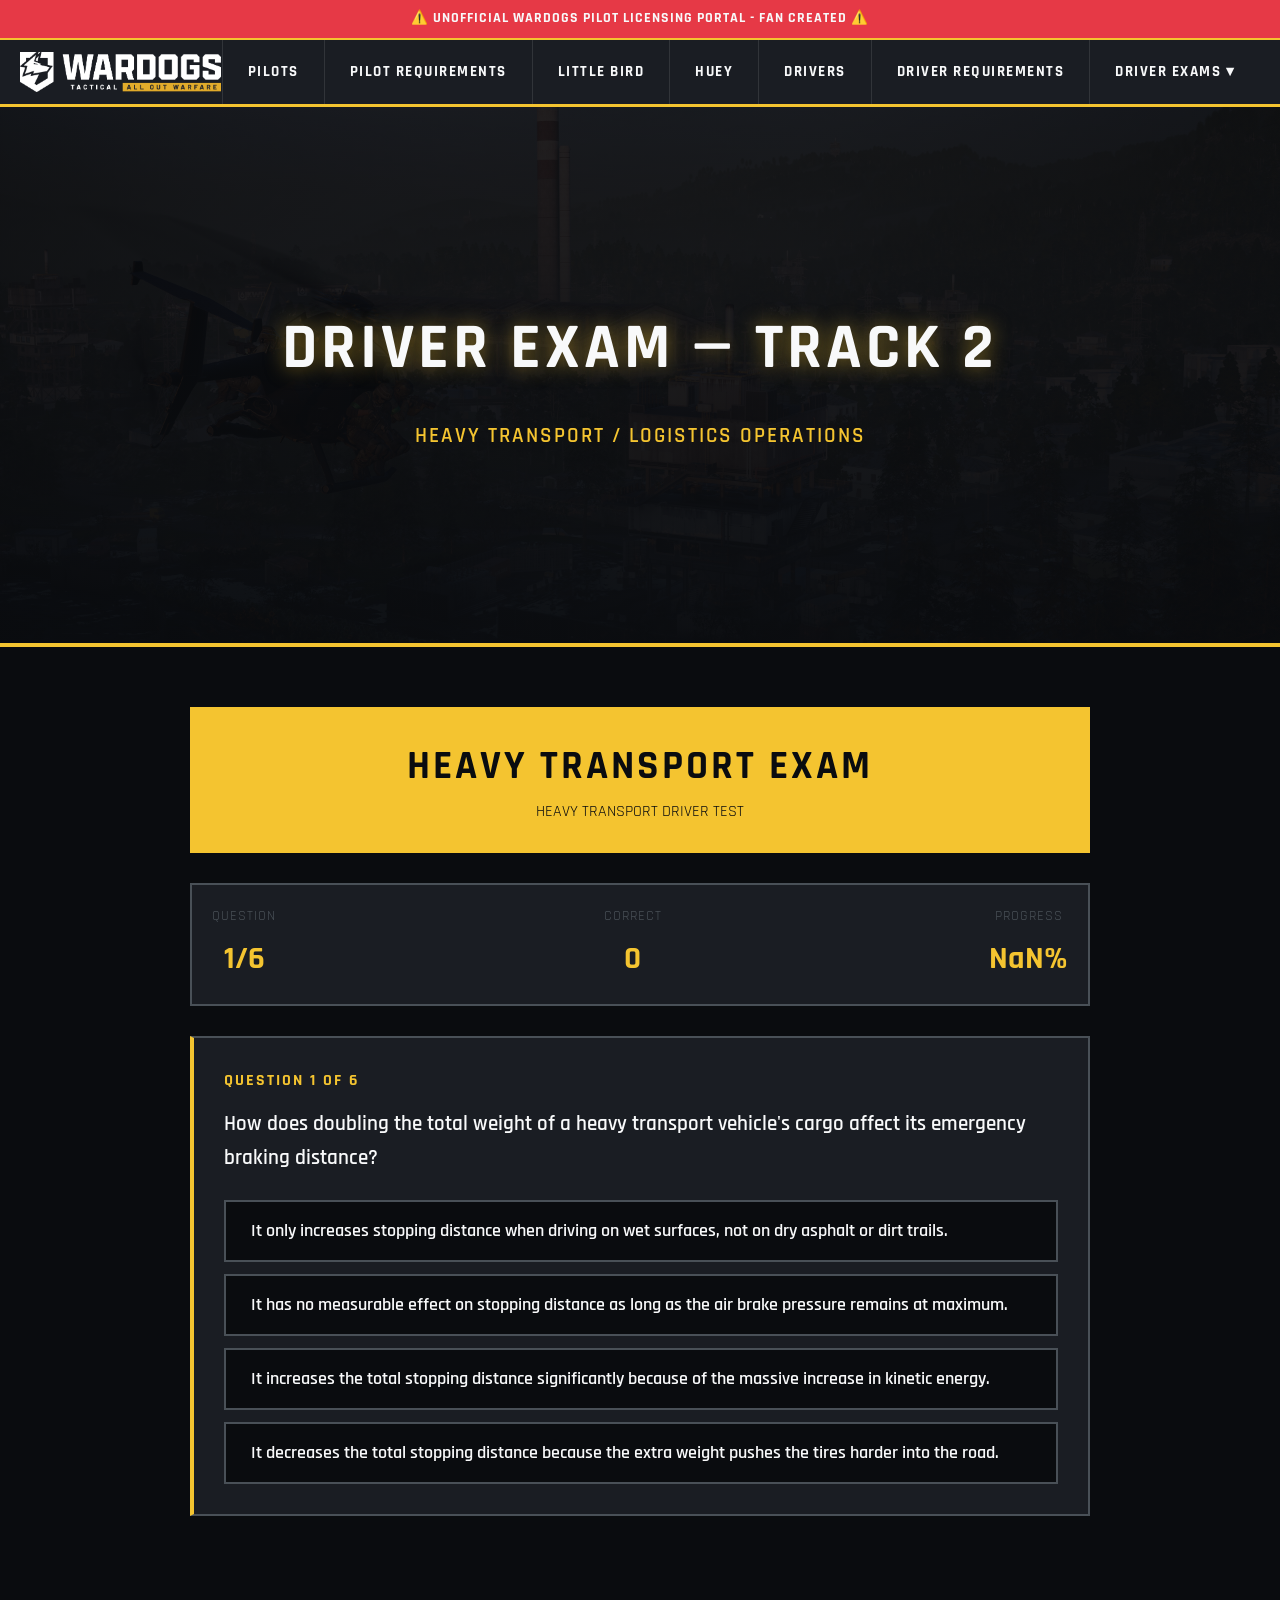
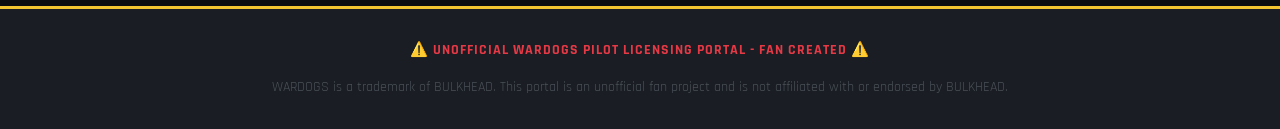
<file: driver-exam-track2.html>
<!DOCTYPE html>
<html lang="en">
<head>
  <meta charset="UTF-8" />
  <meta name="viewport" content="width=device-width, initial-scale=1.0"/>
  <title>Track 2 Driver Exam - Heavy Transport & Logistics Vehicle Certification (WARDOGS)</title>
  <meta name="description" content="WARDOGS Track 2 Heavy Transport driver exam. 6 questions on payload management, air brake systems, jackknife prevention, and convoy tactics. 90% pass required. Free heavy vehicle certification test.">
  <meta name="keywords" content="WARDOGS heavy transport exam, Track 2 driver test, logistics vehicle license, heavy truck certification, air brake exam, jackknife prevention, payload management test, convoy operations, semi-truck license, heavy vehicle training, transport driver certification">
  <link rel="canonical" href="https://wardogspilots.com/driver-exam-track2.html" />
  <meta property="og:type" content="website" />
  <meta property="og:title" content="Driver Exam — Track 2: Heavy Transport" />
  <meta property="og:description" content="Wardogs Heavy Transport Driver Examination — heavy transport written test." />
  <meta property="og:image" content="/WD_Screenshot_Littlebird_2.jpg" />
  <link rel="stylesheet" href="shared.css" />
</head>
<body>
  <div class="disclaimer">
    ⚠️ UNOFFICIAL WARDOGS PILOT LICENSING PORTAL - FAN CREATED ⚠️
  </div>

  <nav>
    <div class="nav-container">
      <img src="/WD_Fullmark_Full.png" alt="WARDOGS Logo" class="nav-logo">
      <ul class="nav-links">
        <li><a href="index.html">PILOTS</a></li>
        <li><a href="requirements.html">PILOT REQUIREMENTS</a></li>
        <li><a href="exam-littlebird.html">LITTLE BIRD</a></li>
        <li><a href="exam-huey.html">HUEY</a></li>
        <li><a href="drivers.html">DRIVERS</a></li>
        <li><a href="driver-requirements.html">DRIVER REQUIREMENTS</a></li>
        <li class="nav-dropdown">
          <a href="#" aria-haspopup="true" aria-expanded="false">DRIVER EXAMS ▾</a>
          <ul class="nav-dropdown-list">
            <li><a href="driver-exam-track1.html">Track 1 — Small Transport</a></li>
            <li><a href="driver-exam-track2.html" class="active">Track 2 — Heavy Transport</a></li>
            <li><a href="driver-exam-track3.html">Track 3 — Weaponized</a></li>
          </ul>
        </li>
      </ul>
    </div>
  </nav>

  <section class="hero" role="banner">
    <img src="/WD_Screenshot_Littlebird_2.jpg" alt="Driver exam hero image" class="hero-bg">
    <div class="hero-overlay"></div>
    <div class="hero-content">
      <h1>DRIVER EXAM — TRACK 2</h1>
      <p>HEAVY TRANSPORT / LOGISTICS OPERATIONS</p>
    </div>
  </section>

  <main>
    <div class="exam-container">
      <div class="exam-header">
        <h1>HEAVY TRANSPORT EXAM</h1>
        <p>HEAVY TRANSPORT DRIVER TEST</p>
      </div>

      <div id="exam-progress" class="exam-progress">
        <div class="progress-item">
          <div class="progress-label">Question</div>
          <div class="progress-value"><span id="current-q">1</span>/6</div>
        </div>
        <div class="progress-item">
          <div class="progress-label">Correct</div>
          <div class="progress-value" id="score">0</div>
        </div>
        <div class="progress-item">
          <div class="progress-label">Progress</div>
          <div class="progress-value" id="percentage">0%</div>
        </div>
      </div>

      <div id="question-container"></div>
      <div id="result-container" class="hidden"></div>
      <div id="form-container" class="hidden"></div>
    </div>
  </main>

  <footer>
    <div class="footer-disclaimer">
      ⚠️ UNOFFICIAL WARDOGS PILOT LICENSING PORTAL - FAN CREATED ⚠️
    </div>
    <div class="footer-info">
      WARDOGS is a trademark of BULKHEAD. This portal is an unofficial fan project and is not affiliated with or endorsed by BULKHEAD.
    </div>
  </footer>

  <script>
  // ===================================================
  // Wardogs Heavy Transport Driver Examination
  // ===================================================

  const QUESTION_POOL = [
    {
      question: "When descending a steep, gravel-covered grade with a fully loaded heavy transport truck, what is the safest method to manage your speed?",
      answers: [
        "Shift into a low gear, utilize engine retarders or exhaust brakes, and apply steady, light brake pressure.",
        "Shift into neutral, turn off the engine, and pump the hydraulic foot brake rapidly to keep it cool.",
        "Maintain the highest possible gear, drag the trailer brakes heavily, and steer in a wide zig-zag pattern.",
        "Accelerate moderately to outrun the shifting cargo weight before the suspension reaches its maximum limit."
      ],
      correct: 0,
      explanation: "Using engine retarders and a low gear (engine braking) on steep grades controls your descent speed without generating extreme heat in your service brakes. This prevents brake fade and ensures you have stopping power at the bottom."
    },
    {
      question: "What primary factor causes a semi-articulated heavy transport vehicle to jackknife, and how can the driver prevent it?",
      answers: [
        "Loss of traction on the tractor's rear wheels during heavy braking; prevent it by using smooth, progressive braking.",
        "Excessively low cargo weight in the trailer bed; prevent it by keeping the cargo concentrated near the rear bumper.",
        "Over-inflated steering tires on the front axle; prevent it by airing down all tires on dry pavement surfaces.",
        "Heavy acceleration while negotiating a sharp uphill curve; prevent it by downshifting to maximize engine torque."
      ],
      correct: 0,
      explanation: "A jackknife occurs when the drive wheels of the tractor lock up and lose traction under heavy braking, causing the trailer's forward momentum to push the tractor sideways. Smooth, progressive braking and proper trailer brake adjustments prevent this."
    },
    {
      question: "How does hauling a liquid payload in an un-baffled tank transport vehicle affect handling during sharp turns?",
      answers: [
        "The liquid sloshes sideways, creating a powerful surge of kinetic energy that can easily cause a rollover.",
        "The liquid weight shifts entirely to the front axle, heavily increasing steer-tire traction and stability.",
        "The shifting fluid creates an aerodynamic vacuum inside the tank, severely reducing the vehicle's top speed.",
        "The movement of the cargo causes the engine to stall by blocking fuel delivery lines under heavy loads."
      ],
      correct: 0,
      explanation: "Un-baffled tanks allow liquids to slosh freely. When taking a turn, the liquid shifts to the outside of the turn, bringing a massive wave of kinetic energy with it. This sudden lateral weight transfer easily overloads the suspension, causing a rollover."
    },
    {
      question: "When negotiating a tight right-hand turn at an intersection with a long-bed heavy transport vehicle, you must:",
      answers: [
        "Swing wide to the left before turning to compensate for the trailer wheels tracking inside the tractor's path.",
        "Stay as close to the right curb as possible to prevent smaller vehicles from attempting to pass on your side.",
        "Maintain maximum speed through the turn to prevent the drive tires from slipping on the road surface.",
        "Turn the steering wheel rapidly to lock-to-lock positions to force the trailer axles to steer outward."
      ],
      correct: 0,
      explanation: "Because trailer wheels 'off-track' (cut corners) and follow a tighter path than the tractor's front wheels, you must swing the front of the vehicle wide to the left before turning right to prevent the trailer wheels from hitting curbs, signs, or obstacles."
    },
    {
      question: "When climbing a steep off-road gradient with a fully loaded heavy transport vehicle, the driver should:",
      answers: [
        "Select a low gear before initiating the climb, and maintain a steady engine RPM to prevent stalling.",
        "Charge the hill in high gear, and downshift quickly only after the engine RPM drops near zero.",
        "Engage the differential locks only after the vehicle loses all forward momentum and begins sliding.",
        "Accelerate and decelerate rapidly to pump oil through the transmission cooling lines during the climb."
      ],
      correct: 0,
      explanation: "Attempting to change gears halfway up a steep hill under a heavy load can cause you to get stuck in neutral, resulting in a complete loss of traction and control. Selecting the proper low gear before starting the climb ensures constant torque to the wheels."
    },
    {
      question: "How does doubling the total weight of a heavy transport vehicle's cargo affect its emergency braking distance?",
      answers: [
        "It increases the total stopping distance significantly because of the massive increase in kinetic energy.",
        "It decreases the total stopping distance because the extra weight pushes the tires harder into the road.",
        "It has no measurable effect on stopping distance as long as the air brake pressure remains at maximum.",
        "It only increases stopping distance when driving on wet surfaces, not on dry asphalt or dirt trails."
      ],
      correct: 0,
      explanation: "The kinetic energy of a moving vehicle increases proportionally with its weight. Doubling your vehicle's weight means the brakes have to convert twice as much kinetic energy into heat, greatly extending your stopping distance."
    },
    {
      question: "When carrying a tall, heavy payload (like an armored utility shelter) on a heavy flatbed truck:",
      answers: [
        "The vehicle's center of gravity is raised, making it highly susceptible to rolling over on uneven terrain.",
        "The vehicle's aerodynamic stability is greatly improved, allowing for faster safe cornering speeds.",
        "The risk of understeer is completely eliminated because the load pushes the rear drive tires down.",
        "The driver must lower all tire pressures to zero to prevent the cargo from bouncing off the bed."
      ],
      correct: 0,
      explanation: "A tall, heavy load raises the vehicle's center of gravity. On off-road trails or uneven slopes, a high center of gravity causes the vehicle's weight to shift quickly to the downhill side, dramatically increasing the risk of an immediate rollover."
    },
    {
      question: "What is the primary operational hazard of crossing a sharp, narrow ridge or berm with a long-wheelbase heavy transport?",
      answers: [
        "High-centering the vehicle, where the middle of the frame gets stuck on the peak, lifting the drive wheels.",
        "Catastrophic engine overheating due to a lack of clean airflow under the front bumper assembly.",
        "Sudden loss of power steering fluid pressure as the steering pump angles past its mechanical limit.",
        "The cargo shifting entirely to the rear axles, causing the front steering tires to lift off the ground."
      ],
      correct: 0,
      explanation: "A long wheelbase means a large gap between axles. When crossing a sharp ridge, the center of the chassis can bottom out on the peak (high-centering), leaving the front and rear wheels lifted off the ground with no traction."
    },
    {
      question: "What is 'air brake lag' in a heavy transport vehicle, and how must a professional driver compensate for it?",
      answers: [
        "The brief delay between pressing the pedal and the air pressure reaching the brakes; compensate by braking early.",
        "The delay in the engine building up manifold vacuum pressure; compensate by revving the engine in neutral.",
        "The time it takes for the brake pads to cool down after a hard stop; compensate by driving at high speed.",
        "The slow release of the emergency spring brake chamber; compensate by pulling the yellow dashboard valve."
      ],
      correct: 0,
      explanation: "Unlike hydraulic brakes which transmit pressure instantly, air brakes must pump air through long lines to the brake chambers. This creates a delay of about 0.5 to 1 second (air brake lag). You must compensate by starting your braking maneuvers earlier."
    },
    {
      question: "Why is it highly dangerous to attempt to downshift a heavy transport manual transmission while descending a steep grade?",
      answers: [
        "You may get stuck in neutral and be unable to re-engage any gear, losing all engine braking control.",
        "The engine cooling fan will disengage automatically, leading to a sudden and severe radiator blowout.",
        "The differential gears will lock up permanently, causing the truck to slide sideways down the slope.",
        "The air brake lines will lose pressure rapidly as the compressor output drops with engine RPM."
      ],
      correct: 0,
      explanation: "If you shift into neutral while descending a steep slope, the weight of the truck will accelerate it rapidly. The transmission gears and engine RPM will lose synchronization, making it physically impossible to shift back into gear, leaving you with runaway speed."
    },
    {
      question: "When securing a heavy tracked vehicle (like an APC or bulldozer) to a flatbed trailer, you must use:",
      answers: [
        "High-strength steel chains and binders, securing the cargo at a minimum of four distinct tie-down points.",
        "Heavy-duty nylon ratchet straps wrapped around the middle of the vehicle's armor plating sections.",
        "Standard steel wire ropes looped through the front bumper towing eyes and secured with clamps.",
        "Thick hemp ropes tied with military-grade knots around the drive sprockets and support rollers."
      ],
      correct: 0,
      explanation: "Tracked armor is extremely heavy. To prevent it from shifting or sliding off during heavy braking or cornering, you must secure it with heavy-duty steel transport chains and binders, utilizing at least four separate tie-down points."
    },
    {
      question: "What is the purpose of a runaway truck ramp on steep mountain passes, and when should you use it?",
      answers: [
        "To stop a heavy vehicle that has suffered complete brake failure; use it immediately if speed is uncontrollable.",
        "To allow slower heavy transport vehicles to pull over and let passenger traffic pass safely by.",
        "To park the vehicle safely during severe weather conditions to prevent the tires from freezing.",
        "To test the efficiency of the vehicle's hydraulic brake cylinders under extreme load conditions."
      ],
      correct: 0,
      explanation: "Runaway ramps use deep gravel or uphill slopes to safely stop heavy vehicles that have lost their brakes on a descent. If your speed becomes uncontrollable due to brake fade, you must steer onto the ramp immediately."
    },
    {
      question: "If one of your rear dual tires blows out while driving a heavy transport truck on a highway:",
      answers: [
        "Maintain steering control, ease off the accelerator, avoid slamming on brakes, and pull over safely.",
        "Immediately apply full emergency brakes and turn the steering wheel sharply toward the shoulder.",
        "Shift into the lowest gear possible and pump the accelerator rapidly to maintain forward momentum.",
        "Turn off the engine immediately and pull the yellow parking brake valve while still in motion."
      ],
      correct: 0,
      explanation: "A blowout causes a sudden pull, but dual tires mean you have a backup tire on that side. Maintain steering control, stay off the brakes (which can cause a slide), ease off the throttle, and pull over slowly once the truck stabilizes."
    },
    {
      question: "If the transmission oil temperature gauge spikes into the caution zone while hauling a heavy payload uphill:",
      answers: [
        "Reduce your speed, select a lower gear to increase engine RPM (maximizing cooling), and pull over if needed.",
        "Accelerate to maximum speed to force more cold air through the transmission oil cooler lines.",
        "Shift into neutral immediately and coast down the hill backward to let the wind cool the system.",
        "Turn off the transmission fluid pump manually using the accessory switches on the dashboard."
      ],
      correct: 0,
      explanation: "Spiking transmission temps indicate the torque converter is slipping under heavy load. Downshifting to a lower gear decreases the load on the gears and spins the engine cooling fan and pumps faster, helping cool the transmission."
    },
    {
      question: "Before driving a heavy transport vehicle under a low-clearance bridge or overpass, you must:",
      answers: [
        "Know your vehicle's exact height and compare it to the posted bridge clearance sign before proceeding.",
        "Maintain maximum speed to use the aerodynamic downforce of the truck to lower its total height.",
        "Deflate all tires on the drive axles to half pressure right before driving under the structure.",
        "Instruct your co-driver to stand on the roof of the cab to verify the clearing distance visually."
      ],
      correct: 0,
      explanation: "Low-clearance bridges will shear off trailers or cargos cleanly. You must always know your vehicle's exact vertical height and verify that the posted clearance sign allows safe passage with at least a few inches of safety margin."
    },
    {
      question: "What is a 'dynamic load shift' in heavy transport operations, and when is it most dangerous?",
      answers: [
        "The shifting of weight when accelerating, braking, or turning; most dangerous during abrupt control inputs.",
        "The loss of engine power due to alternator failure; most dangerous when climbing steep off-road hills.",
        "The wear on tire treads from driving on paved roads; most dangerous during high-temperature summer runs.",
        "The venting of air from the cabin suspension seats; most dangerous when driving over deep potholes."
      ],
      correct: 0,
      explanation: "Dynamic load shifts happen when accelerating, braking, or cornering. Abrupt steer or brake inputs cause the massive mass of your cargo to slam toward one side, overwhelming the tires and suspension and causing roll-overs or loss of control."
    },
    {
      question: "When backing up a heavy transport vehicle with a trailer, turning the steering wheel to the left will:",
      answers: [
        "Cause the rear of the trailer to move to the right, requiring careful and minimal steering inputs.",
        "Cause the rear of the trailer to move to the left, identical to driving a standard single chassis.",
        "Lock the trailer brakes automatically to prevent the trailer from jackknifing under heavy load.",
        "Disengage the fifth-wheel locking pin, letting the tractor unit pivot freely on the kingpin."
      ],
      correct: 0,
      explanation: "When backing up an articulated trailer, the trailer moves in the opposite direction of the steering input. Turning the wheel left pushes the tractor's rear to the right, angling the trailer to the right. Minimal inputs are key to avoiding jackknifing."
    },
    {
      question: "How should a heavy transport driver check for hot brakes or brake drum expansion during a rest stop?",
      answers: [
        "Walk around the vehicle carefully, checking for a burnt smell or extreme heat radiating from the hubs.",
        "Touch the brake drum directly with your hand to verify the exact temperature of the metal surfaces.",
        "Pour cold water over the hot brake drums to see if they crack under the sudden temperature change.",
        "Apply full parking brakes and check if the dashboard air pressure gauge drops below safe levels."
      ],
      correct: 0,
      explanation: "Brake drums can exceed 500 degrees Fahrenheit. Touching them directly will cause severe burns, and pouring water on them can crack the metal. Check by placing your hand near (but not touching) the hub to feel for radiating heat and smell for burning pads."
    },
    {
      question: "Under-inflated tires on a heavy transport vehicle carrying maximum payload will:",
      answers: [
        "Generate extreme heat from excessive sidewall flexing, potentially leading to a catastrophic blowout.",
        "Improve fuel economy significantly by increasing the surface contact area of the rubber treads.",
        "Decrease the overall stopping distance of the truck by absorbing more braking kinetic energy.",
        "Prevent the air brakes from locking up by absorbing the vibrations of the brake pad contacts."
      ],
      correct: 0,
      explanation: "Heavy weight causes tires to bulge. If under-inflated, the tire sidewalls will flex excessively as the tire spins under load. This rapid flexing generates extreme heat, which breaks down the rubber and causes a sudden highway blowout."
    },
    {
      question: "What is the primary function of lubricating the fifth-wheel plate on a heavy transport tractor?",
      answers: [
        "To prevent metal-on-metal friction and binding between the tractor and trailer plates during turns.",
        "To seal the electrical connection pins that transmit power to the trailer's rear brake lights.",
        "To ensure the Kingpin locking jaws can slide open automatically when the vehicle stops moving.",
        "To absorb the vertical vibrations of the trailer suspension to keep the tractor cabin comfortable."
      ],
      correct: 0,
      explanation: "The trailer plate slides across the tractor's fifth-wheel plate when turning. If they are dry, they can bind together, locking your steering in a straight line or causing severe steering drag that can pull you off the road."
    },
    {
      question: "If your air brake system's compressor runs continuously instead of cycling on and off, this indicates:",
      answers: [
        "A severe leak in the air lines or reservoirs, requiring immediate shutdown and inspection.",
        "Normal operating conditions when hauling maximum payloads over high-altitude mountain passes.",
        "The automatic engine governor has failed and is forcing the engine to produce excess vacuum.",
        "The trailer spring brakes have engaged manually and are drawing extra power from the engine."
      ],
      correct: 0,
      explanation: "The air compressor should only run until the tanks hit their maximum cutout pressure (around 120-130 PSI). If it runs continuously, it means there is a major leak in your lines or tanks that is preventing the system from reaching cutout pressure."
    },
    {
      question: "When transporting a load that extends beyond the sides or rear of a heavy transport vehicle:",
      answers: [
        "Mark the extremities with red or amber warning flags (or lights at night) and check local legal limits.",
        "Drive only in reverse gears to ensure the extending cargo is always in your direct line of sight.",
        "Maintain maximum speed to use the aerodynamic slipstream to pull the extending cargo inward.",
        "Instruct your passenger to hold the extending sections with their hands to keep them stable."
      ],
      correct: 0,
      explanation: "Overhanging cargo is a major hazard to other road users and structures. You must mark the ends of the cargo with high-visibility warning flags or lights to warn other drivers, and ensure the overhang fits within legal width/length limits."
    },
    {
      question: "Why should you never engage the differential lock when driving on a high-speed, dry asphalt highway?",
      answers: [
        "It prevents the wheels from turning at different speeds in a corner, causing severe tire scrub and gear damage.",
        "It disables the vehicle's engine braking capability, leading to a rapid loss of speed control.",
        "It forces the transmission to stay in the lowest gear, causing the engine to overspeed immediately.",
        "It cuts off the flow of gear oil to the rear axle bearings, leading to immediate differential seizure."
      ],
      correct: 0,
      explanation: "When turning, the outer wheel must travel a longer path (and spin faster) than the inner wheel. If the differential is locked on dry pavement, the tires cannot slip, forcing the steel gears inside to bind and break under immense torque."
    },
    {
      question: "What is the primary danger of using the trailer hand brake (trolley valve) to park a heavy transport vehicle?",
      answers: [
        "The air pressure will eventually leak off, releasing the trailer brakes and causing the vehicle to roll.",
        "It will overheat the trailer brake linings immediately, causing a fire in the rear axle assembly.",
        "It will lock up the steering wheels on the front axle, making the tractor impossible to steer.",
        "It will disconnect the main fifth-wheel coupling jaws, letting the trailer slide off the tractor."
      ],
      correct: 0,
      explanation: "The trolley valve uses service air pressure, which naturally leaks out over time when the engine is shut down. If used to park, the brakes will eventually release on their own, letting the truck roll away. Always use the yellow spring-loaded parking brake."
    },
    {
      question: "What is the primary operational advantage of an exhaust brake or engine retarder on a heavy transport vehicle?",
      answers: [
        "It provides non-friction braking power, saving your service brakes and preventing them from fading.",
        "It increases the engine's horsepower output significantly by recycling hot exhaust gases back into cylinders.",
        "It reduces the volume of black smoke emitted from the exhaust stack during tactical combat runs.",
        "It cools the engine cooling system rapidly by drawing in extra fresh air through the turbocharger."
      ],
      correct: 0,
      explanation: "Exhaust brakes and engine retarders (Jake brakes) use engine compression and backpressure to slow the vehicle's drive axles. Since this is non-friction braking, it does not generate heat, keeping your service brakes cold and ready for emergency stops."
    },
    {
      question: "Placing a heavy payload too far forward on a heavy transport trailer will:",
      answers: [
        "Overload the tractor's steer and drive axles, making steering heavy and potentially damaging suspension.",
        "Cause the trailer wheels to slide easily during braking due to a complete lack of downward weight.",
        "Increase the vehicle's turning circle significantly by locking up the front axle steering box.",
        "Prevent the air compressor from building up pressure by putting too much physical load on the engine."
      ],
      correct: 0,
      explanation: "Too much weight at the front of the trailer loads the fifth wheel excessively, transferring extreme weight to the tractor's rear and steer axles. This can exceed legal limits, damage suspension components, and make the steering feel dangerously stiff."
    },
    {
      question: "Why must air brake reservoirs (tanks) be drained regularly on heavy transport vehicles?",
      answers: [
        "To remove water and oil that condenses inside, which can cause brake failure or freeze in cold weather.",
        "To release excess air pressure that can crack the steel casing of the storage tanks over time.",
        "To flush out worn rubber brake pad dust that accumulates inside the pneumatic air lines.",
        "To allow the engine cooling system to draw in fresh air to cool down the compressor cylinder head."
      ],
      correct: 0,
      explanation: "As air is compressed, moisture in the air condenses into water inside the steel tanks. If not drained, this water can rust the tanks, mix with compressor oil to clog brake valves, or freeze in cold weather, completely disabling your brakes."
    },
    {
      question: "How do off-road operational weight limits compare to paved-road weight limits for a heavy transport truck?",
      answers: [
        "Off-road limits are significantly lower because the uneven terrain subjects the suspension to extreme dynamic loads.",
        "Off-road limits are much higher because there are no legal highway weight stations or regulatory limits.",
        "Off-road limits are exactly the same as paved-road limits because the structural steel frame does not change.",
        "Off-road limits only apply when driving through deep water channels, not on dry dirt trails or gravel."
      ],
      correct: 0,
      explanation: "Off-road terrain subjects your suspension and axles to severe jolts, twisting forces, and weight transfers. To prevent structural failure of the chassis, axles, or wheels, off-road weight limits are typically cut by 30% to 50% compared to smooth highway limits."
    },
    {
      question: "What is the primary indicator of an impending rollover when steering a top-heavy transport vehicle?",
      answers: [
        "Excessive cabin lean, tire squeal, and a slow, spongy response from the steering wheel.",
        "A rapid increase in engine RPM accompanied by a sudden drop in transmission oil temperature.",
        "The automatic disengagement of the front drive axle differential locks on the highway.",
        "A high-pitched whistle from the air brake relief valves on the rear trailer axles."
      ],
      correct: 0,
      explanation: "A top-heavy vehicle will lean heavily in a turn. If the steering starts to feel soft or slow, it means the inner tires are losing contact with the ground and transferring all weight to the outer suspension, indicating you are on the verge of flipping."
    },
    {
      question: "In a heavy transport air brake system, what physically happens when the system loses all air pressure?",
      answers: [
        "Powerful mechanical springs inside the brake chambers are released, locking the brakes automatically.",
        "The brake pedal locks in the fully depressed position, forcing the hydraulic valves to stay open.",
        "The transmission is shifted into park automatically by an electronic backup solenoid valve.",
        "The vehicle's engine shuts down immediately to prevent the truck from moving without brakes."
      ],
      correct: 0,
      explanation: "Air brakes use air pressure to keep the powerful emergency springs inside the brake chambers compressed (held back). If air pressure falls below around 20-45 PSI, the air can no longer hold the springs, causing them to release and lock the brakes."
    }
  ];

  let currentQuestions = [];
  let currentQuestionIndex = 0;
  let score = 0;
  let answered = false;

  function shuffleArray(array) {
    const shuffled = [...array];
    for (let i = shuffled.length - 1; i > 0; i--) {
      const j = Math.floor(Math.random() * (i + 1));
      [shuffled[i], shuffled[j]] = [shuffled[j], shuffled[i]];
    }
    return shuffled;
  }

  function initExam() {
    currentQuestions = shuffleArray(QUESTION_POOL).slice(0, 6);
    
    // Shuffle answers for each question
    currentQuestions.forEach(q => {
      const correctAnswer = q.answers[q.correct];
      const shuffled = shuffleArray(q.answers.map((ans, idx) => ({ ans, idx })));
      q.answers = shuffled.map(item => item.ans);
      q.correct = shuffled.findIndex(item => item.idx === q.correct);
    });
    
    currentQuestionIndex = 0;
    score = 0;
    answered = false;
    displayQuestion();
  }

  function displayQuestion() {
    const container = document.getElementById('question-container');
    const question = currentQuestions[currentQuestionIndex];
    
    answered = false;
    
    container.innerHTML = `
      <div class="question-card">
        <div class="question-number">Question ${currentQuestionIndex + 1} of 6</div>
        <div class="question-text">${question.question}</div>
        <div class="answers" id="answers"></div>
        <div id="explanation-container"></div>
        <button class="btn next-btn hidden" id="next-btn" onclick="nextQuestion()">NEXT QUESTION</button>
      </div>
    `;
    
    const answersContainer = document.getElementById('answers');
    question.answers.forEach((answer, index) => {
      const btn = document.createElement('button');
      btn.className = 'answer-btn';
      btn.textContent = answer;
      btn.onclick = () => checkAnswer(index);
      answersContainer.appendChild(btn);
    });
    
    updateProgress();
  }

  function checkAnswer(selectedIndex) {
      if (answered) return;

      answered = true;
      const question = currentQuestions[currentQuestionIndex];
      const answerButtons = document.querySelectorAll('.answer-btn');
      const explanationContainer = document.getElementById('explanation-container');

      answerButtons.forEach(btn => btn.disabled = true);

      if (selectedIndex === question.correct) {
          score++;
          answerButtons[selectedIndex].classList.add('correct');
      } else {
          answerButtons[selectedIndex].classList.add('incorrect');
          answerButtons[question.correct].classList.add('correct');
      }

      explanationContainer.innerHTML = `
      <div class="explanation">
        <strong>EXPLANATION:</strong> ${question.explanation}
      </div>
    `;

      document.getElementById('next-btn').classList.remove('hidden');
      updateProgress();
  }

  function updateProgress() {
      document.getElementById('current-q').textContent = currentQuestionIndex + 1;
      document.getElementById('score').textContent = score;
      const percentage = ((score / (currentQuestionIndex + (answered ? 1 : 0))) * 100).toFixed(0);
      document.getElementById('percentage').textContent = percentage + '%';
  }

  function nextQuestion() {
      currentQuestionIndex++;

      if (currentQuestionIndex >= currentQuestions.length) {
          showResults();
      } else {
          displayQuestion();
      }
  }

  function showResults() {
      const container = document.getElementById('question-container');
      const resultContainer = document.getElementById('result-container');
      const formContainer = document.getElementById('form-container');

      container.classList.add('hidden');
      document.getElementById('exam-progress').classList.add('hidden');
      resultContainer.classList.remove('hidden');

      const percentage = ((score / 6) * 100).toFixed(1);
      const passed = score >= 6; // 90% of 6 requires perfect score

      resultContainer.innerHTML = `
      <div class="result-screen ${passed ? 'pass' : 'fail'}">
        <div class="result-status">${passed ? 'PASS' : 'FAIL'}</div>
        <div class="result-score">${score} / 6 (${percentage}%)</div>
        <div class="result-message">
          ${passed
              ? 'You have passed the Heavy Transport written examination. Complete the form below to schedule your in-game practical evaluation with a driver instructor.'
              : 'You did not achieve the required 90% passing score. Review the material and retake the examination.'}
        </div>
        ${!passed ? '<button class="btn" onclick="location.reload()">RETAKE EXAM</button>' : ''}
      </div>
    `;

      if (passed) {
          formContainer.classList.remove('hidden');
          formContainer.innerHTML = `
        <div class="form-container">
          <h2>POST-EXAM GROUND CERTIFICATION FORM</h2>
          <p>Your written exam results will be forwarded to the ground instructor cadre. Complete this form to begin the practical scheduling process.</p>
          
          <form id="cert-form">
            <div class="form-group">
              <label for="discord">DISCORD USERNAME *</label>
              <input type="text" id="discord" required placeholder="username#0000">
            </div>
            
            <div class="form-group">
              <label for="callsign">IN-GAME CALLSIGN *</label>
              <input type="text" id="callsign" required placeholder="Your tactical callsign">
            </div>
            
            <div class="form-group">
              <label for="availability">AVAILABILITY / TIMEZONE *</label>
              <textarea id="availability" required placeholder="Preferred days/times and timezone (e.g., Weekends 1800-2200 UTC, Mon-Fri after 2000 EST)"></textarea>
            </div>
            
            <button type="submit" class="btn">SUBMIT GROUND CERTIFICATION REQUEST</button>
          </form>
          
          <div id="form-response" class="hidden"></div>
        </div>
      `;

          document.getElementById('cert-form').addEventListener('submit', handleFormSubmit);
      }
  }

  function handleFormSubmit(e) {
      e.preventDefault();

      // Secure, anonymous Cloudflare Driver Webhook proxy URL
      const CLOUDFLARE_WORKER_URL = 'https://wardogs-driver-webhook.arsenalapi.workers.dev';

      const formResponse = document.getElementById('form-response');
      formResponse.classList.remove('hidden');
      formResponse.innerHTML = `
      <div class="loading-spinner">
        <div class="spinner"></div>
        <p>TRANSMITTING TO GROUND INSTRUCTOR CADRE...</p>
      </div>
    `;

      // Get form values
      const discordUser = document.getElementById('discord').value;
      const callsignUser = document.getElementById('callsign').value;
      const availabilityUser = document.getElementById('availability').value;

      // Detect which exam they completed based on page URL
      let examType = 'Heavy Transport';
      const percentage = ((score / 6) * 100).toFixed(1);

      // Format a tactical Discord embed payload
      const discordPayload = {
          username: "Wardogs Ground Command",
          embeds: [
              {
                  title: "🛞 NEW DRIVER LICENSING APPLICATION 🛞",
                  description: "A candidate has successfully passed the written ground examination and is ready for a practical evaluation.",
                  color: 16763904, // Tactical Amber/Yellow in decimal
                  fields: [
                      {
                          name: "👤 Candidate Details",
                          value: `**Discord:** ${discordUser}\n**Callsign:** ${callsignUser}`,
                          inline: false
                      },
                      {
                          name: "🛞 Driver Track",
                          value: `**Aircraft Track:** ${examType}\n**Score:** ${score} / 6 (${percentage}%)`,
                          inline: false
                      },
                      {
                          name: "📅 Availability & Timezone",
                          value: availabilityUser,
                          inline: false
                      }
                  ],
                  footer: {
                      text: "Wardogs Unofficial Ground Academy • Remember: Don't flip. Don't crash."
                  },
                  timestamp: new Date().toISOString()
              }
          ]
      };

      // Perform a standard POST request directly to your secure Cloudflare Worker
      fetch(CLOUDFLARE_WORKER_URL, {
          method: 'POST',
          headers: {
              'Content-Type': 'application/json'
          },
          body: JSON.stringify(discordPayload)
      })
          .then(response => {
              if (!response.ok) {
                  throw new Error('Failed to transmit application to Cloudflare.');
              }

              // Show success message once the request is complete
              formResponse.innerHTML = `
        <div class="success-message">
          <h3 style="color: var(--tactical-yellow); margin-bottom: 20px;">✓ TRANSMISSION SUCCESSFUL</h3>
          <p>Your written driving exam results have been registered. Stand by for contact via Discord to schedule your in-game practical driving evaluation.</p>
          <p style="margin-top: 20px; color: var(--tactical-red); font-weight: 700;">REMEMBER THE RULES:</p>
          <p style="color: var(--tactical-red);">If you flip the vehicle, you fail.</p>
          <p style="color: var(--tactical-red);">If you get stuck or run too slow, you fail.</p>
          <p style="margin-top: 20px;">Precision maneuvering is mandatory. Good luck, driver.</p>
        </div>
      `;

              document.getElementById('cert-form').style.display = 'none';
          })
          .catch(error => {
              console.error('Error submitting application:', error);

              formResponse.innerHTML = `
        <div class="success-message" style="border-color: var(--tactical-red);">
          <h3 style="color: var(--tactical-red); margin-bottom: 20px;">⚠️ TRANSMISSION ERROR</h3>
          <p>There was a connection issue forwarding your application to ground command. Please take a screenshot of your passing score (${score}/6) and contact a driving instructor directly on Discord.</p>
        </div>
      `;
          });
  }

  initExam();
  </script>
</body>
</html>
</file>
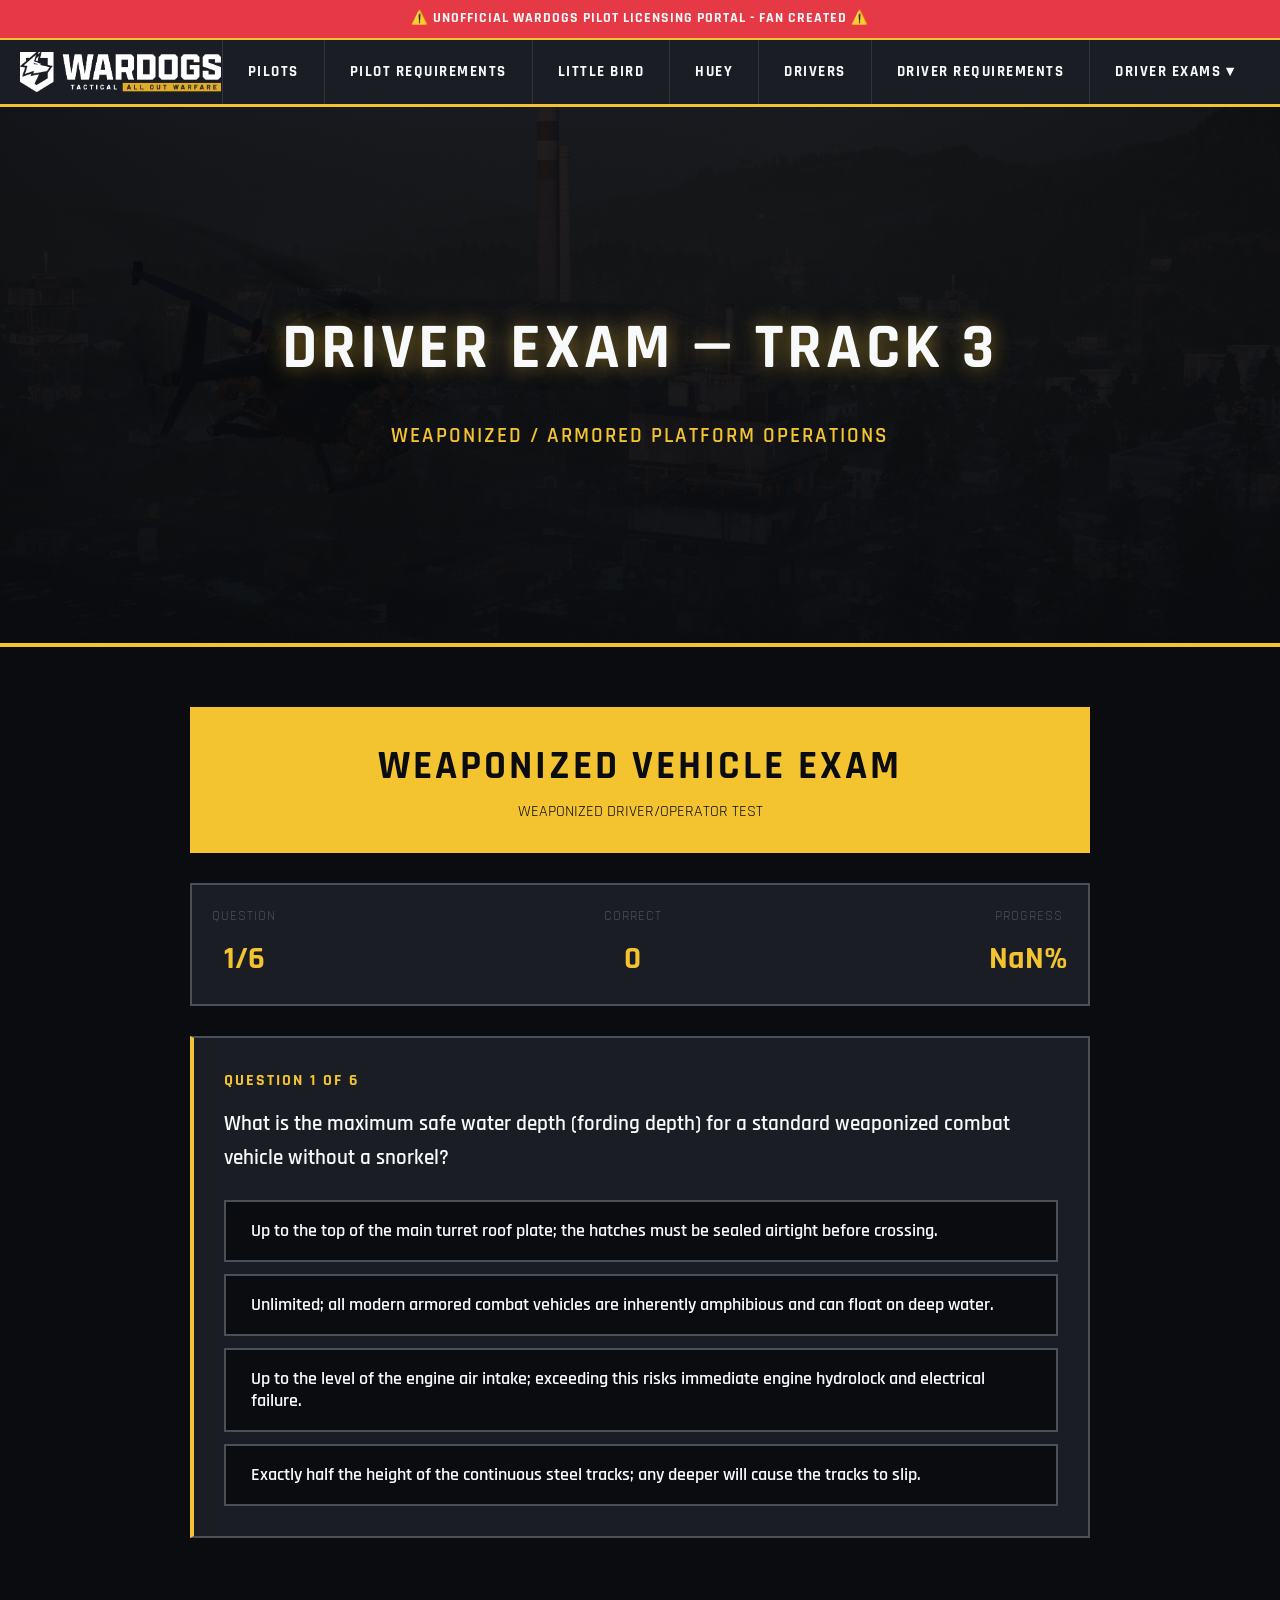
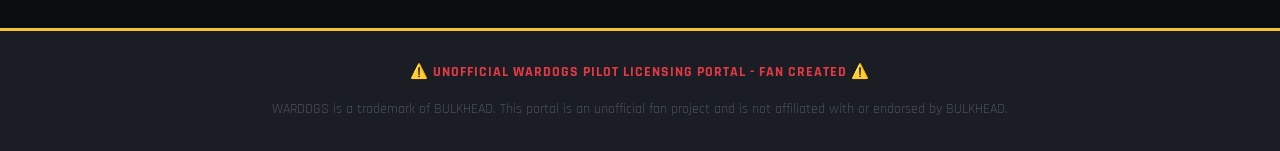
<file: driver-exam-track3.html>
<!DOCTYPE html>
<html lang="en">
<head>
  <meta charset="UTF-8" />
  <meta name="viewport" content="width=device-width, initial-scale=1.0"/>
  <title>Track 3 Driver Exam - Weaponized Vehicle & Armor Certification (WARDOGS)</title>
  <meta name="description" content="WARDOGS Track 3 Weaponized driver exam. 6 questions on tank operations, armor angling, hull-down tactics, main gun systems, and APC operations. 90% pass required. Free armor certification test.">
  <meta name="keywords" content="WARDOGS armor exam, Track 3 driver test, tank driver license, weaponized vehicle certification, APC operator exam, armor angling tactics, hull-down positioning, main battle tank test, IFV certification, artillery operations, tank gunner exam, armor crew training">
  <link rel="canonical" href="https://wardogspilots.com/driver-exam-track3.html" />
  <meta property="og:type" content="website" />
  <meta property="og:title" content="Driver Exam — Track 3: Weaponized" />
  <meta property="og:description" content="Wardogs Weaponized Driver/Operator Examination — heavy armor and weaponized vehicle operations." />
  <meta property="og:image" content="/WD_Screenshot_Littlebird_2.jpg" />
  <link rel="stylesheet" href="shared.css" />
</head>
<body>
  <div class="disclaimer">
    ⚠️ UNOFFICIAL WARDOGS PILOT LICENSING PORTAL - FAN CREATED ⚠️
  </div>

  <nav>
    <div class="nav-container">
      <img src="/WD_Fullmark_Full.png" alt="WARDOGS Logo" class="nav-logo">
      <ul class="nav-links">
        <li><a href="index.html">PILOTS</a></li>
        <li><a href="requirements.html">PILOT REQUIREMENTS</a></li>
        <li><a href="exam-littlebird.html">LITTLE BIRD</a></li>
        <li><a href="exam-huey.html">HUEY</a></li>
        <li><a href="drivers.html">DRIVERS</a></li>
        <li><a href="driver-requirements.html">DRIVER REQUIREMENTS</a></li>
        <li class="nav-dropdown">
          <a href="#" aria-haspopup="true" aria-expanded="false">DRIVER EXAMS ▾</a>
          <ul class="nav-dropdown-list">
            <li><a href="driver-exam-track1.html">Track 1 — Small Transport</a></li>
            <li><a href="driver-exam-track2.html">Track 2 — Heavy Transport</a></li>
            <li><a href="driver-exam-track3.html" class="active">Track 3 — Weaponized</a></li>
          </ul>
        </li>
      </ul>
    </div>
  </nav>

  <section class="hero" role="banner">
    <img src="/WD_Screenshot_Littlebird_2.jpg" alt="Weaponized driver exam hero image" class="hero-bg">
    <div class="hero-overlay"></div>
    <div class="hero-content">
      <h1>DRIVER EXAM — TRACK 3</h1>
      <p>WEAPONIZED / ARMORED PLATFORM OPERATIONS</p>
    </div>
  </section>

  <main>
    <div class="exam-container">
      <div class="exam-header">
        <h1>WEAPONIZED VEHICLE EXAM</h1>
        <p>WEAPONIZED DRIVER/OPERATOR TEST</p>
      </div>

      <div id="exam-progress" class="exam-progress">
        <div class="progress-item">
          <div class="progress-label">Question</div>
          <div class="progress-value"><span id="current-q">1</span>/6</div>
        </div>
        <div class="progress-item">
          <div class="progress-label">Correct</div>
          <div class="progress-value" id="score">0</div>
        </div>
        <div class="progress-item">
          <div class="progress-label">Progress</div>
          <div class="progress-value" id="percentage">0%</div>
        </div>
      </div>

      <div id="question-container"></div>
      <div id="result-container" class="hidden"></div>
      <div id="form-container" class="hidden"></div>
    </div>
  </main>

  <footer>
    <div class="footer-disclaimer">
      ⚠️ UNOFFICIAL WARDOGS PILOT LICENSING PORTAL - FAN CREATED ⚠️
    </div>
    <div class="footer-info">
      WARDOGS is a trademark of BULKHEAD. This portal is an unofficial fan project and is not affiliated with or endorsed by BULKHEAD.
    </div>
  </footer>

  <script>
  // ===================================================
  // Wardogs Weaponized Driver/Operator Examination
  // ===================================================

  const QUESTION_POOL = [
    {
      question: "When engaging an enemy armored vehicle in a main battle tank, what is the optimal hull-angling technique to maximize your armor's effectiveness?",
      answers: [
        "Angle the front hull approximately 30 degrees away from the threat to maximize the line-of-sight thickness of your armor.",
        "Point the side of the hull directly at the incoming fire to protect the thin front lower glacis plate from damage.",
        "Angle the tank exactly 90 degrees to present the widest flat surface, dispersing the kinetic energy of AP rounds.",
        "Keep the hull pointing straight forward with zero angle to ensure the direct frontal armor takes the impact."
      ],
      correct: 0,
      explanation: "Angling the front hull of your tank relative to the incoming shot creates an oblique angle of impact. This dramatically increases the effective thickness of the armor plate that the enemy shell has to penetrate, and increases the likelihood of a richochet."
    },
    {
      question: "What is the primary tactical advantage of positioning your armored combat vehicle in a 'hull-down' position behind a ridge?",
      answers: [
        "It conceals the thin hull of the vehicle, exposing only the heavily armored turret to incoming target threats.",
        "It maximizes the horizontal speed of the vehicle, allowing for a rapid, flat-out escape from ground forces.",
        "It increases the barrel elevation of self-propelled artillery, doubling the maximum effective range of shells.",
        "It allows the engine cooling system to draw in fresh air directly, preventing a compressor thermal stall."
      ],
      correct: 0,
      explanation: "Positioning your combat vehicle in a 'hull-down' position means the lower chassis/hull is completely protected behind terrain, exposing only your turret to threats. This makes you a much smaller target and utilizes your turret's thickest front armor."
    },
    {
      question: "When aiming a mobile artillery vehicle or tank main gun over long distances, what is the primary factor to calculate?",
      answers: [
        "Gravity-induced shell drop, requiring the gunner to elevate the barrel above the target based on range.",
        "The rotational speed of the earth, requiring the vehicle to face strictly east during maximum range fire.",
        "The temperature of the hydraulic fluid in the turret, requiring the gun to fire only at minimum speeds.",
        "The wind resistance on the vehicle's tracks, requiring the driver to park perpendicular to the headwind."
      ],
      correct: 0,
      explanation: "At long range, gravity will pull the fired shell downward significantly throughout its trajectory. To hit the target, the gunner must calculate the range and elevate the gun barrel (holding high) to compensate for this vertical ballistic drop."
    },
    {
      question: "In a tracked combat vehicle like a main battle tank, how is a 'pivot turn' (neutral steer) executed, and what is its primary hazard?",
      answers: [
        "Spinning the tracks in opposite directions; the primary hazard is throwing a track on rocky or soft terrain.",
        "Locking one track and accelerating the other; the primary hazard is overheating the turbine cooling fans.",
        "Disengaging both tracks and drifting using momentum; the primary hazard is rolling the vehicle over at high speed.",
        "Shifting the transmission into reverse while in a turn; the primary hazard is shearing the main drive sprockets."
      ],
      correct: 0,
      explanation: "A pivot turn spins the left and right tracks in completely opposite directions, turning the tank in place. Because this subjects the suspension to intense lateral force, doing this on jagged rocks, soft mud, or deep sand can pop the track off the wheels (throw a track)."
    },
    {
      question: "When preparing a heavy self-propelled artillery vehicle to fire a high-caliber shell, the driver must first:",
      answers: [
        "Lower the hydraulic stabilizer spades into the ground to absorb the massive recoil and prevent chassis damage.",
        "Turn off the engine completely to prevent the shockwave from damaging the alternator and drive belts.",
        "Shift into the highest gear possible to allow the vehicle to roll backward smoothly with the weapon's kick.",
        "Deflate all the tires on the left side of the vehicle to tilt the chassis and assist the gunner's elevation."
      ],
      correct: 0,
      explanation: "High-caliber artillery creates massive, violent recoil forces upon firing. Drivers must drop hydraulic stabilizer spades (anchors) into the soil to ground the vehicle and absorb this force. Failing to do so will severely damage the suspension and compromise accuracy."
    },
    {
      question: "During continuous firing of a mounted coaxial turret machine gun, how does the operator prevent barrel melt or warping?",
      answers: [
        "By firing in short, controlled bursts and allowing the air to cool the barrel between target engagements.",
        "By cycling the main battery master switch off to reset the electrical solenoid cooling valves.",
        "By pouring cold engine fuel directly down the barrel right after firing a long, continuous belt.",
        "By keeping the weapon continuously fired to force hot gases to carry the heat out of the muzzle end."
      ],
      correct: 0,
      explanation: "Rapid, continuous firing will quickly heat a gun barrel to red-hot temperatures, causing the metal to warp and ruin target accuracy (or melt). Operators must fire in bursts to let air cool the barrel and extend the service life of the weapon."
    },
    {
      question: "When an incoming Anti-Tank Guided Missile (ATGM) warning is triggered, the combat vehicle driver should immediately:",
      answers: [
        "Deploy defensive smoke grenades, break the threat line-of-sight, and reposition behind solid cover.",
        "Shift into neutral, apply full brakes, and brace for impact in the center of the armored compartment.",
        "Accelerate straight forward toward the launch source to decrease the missile's tracking window.",
        "Spin the vehicle in a neutral pivot turn to let the heavy rear engine block absorb the missile's strike."
      ],
      correct: 0,
      explanation: "ATGMs rely on optical or laser tracking. Deploying your smoke screen blocks their thermal/visual tracking path and laser paint. The driver must immediately steer the vehicle behind a hill, building, or berm to avoid being hit."
    },
    {
      question: "What is the function of a gyroscopic gun stabilizer system in a modern main battle tank?",
      answers: [
        "It maintains the gun's alignment on the target automatically while the vehicle is moving over rough ground.",
        "It locks the turret in a forward position to prevent the barrel from swinging during high-speed travel.",
        "It automatically adjusts the engine's RPM to match the rotational speed of the heavy turret platform.",
        "It vents high-pressure hydraulic fluid to the main tracks to assist the driver during high-speed turns."
      ],
      correct: 0,
      explanation: "A stabilizer system uses gyros to detect the tank's bumps, rolls, and pitches. It instantly sends signals to the turret servos to move the gun in the opposite direction, keeping the barrel pointed exactly at the target while driving off-road."
    },
    {
      question: "Why must an armored vehicle driver always avoid presenting the side or rear of their vehicle to a known threat?",
      answers: [
        "Side and rear armor are significantly thinner than frontal armor, leaving the engine and ammo highly vulnerable.",
        "The driver's visual sights are located on the sides, and hitting them will blind the operator completely.",
        "The tracks will jam automatically if hit from the side, forcing the vehicle to pivot uncontrollably.",
        "The main gun stabilization system will disengage if the vehicle takes an impact on its rear plate."
      ],
      correct: 0,
      explanation: "Armored vehicles are designed to take a beating from the front, where the armor is thickest and sloped. The sides and rear contain thin armor plating to save weight. Direct hits there will easily penetrate the cabin, fuel tanks, engine block, or ammunition racks."
    },
    {
      question: "When positioning an Infantry Fighting Vehicle (IFV) to offload troops in a combat zone, the driver should:",
      answers: [
        "Position the rear exit doors facing away from the enemy threat, using the armored chassis as a shield.",
        "Park perpendicular to the enemy line to allow troops to climb out of both sides simultaneously.",
        "Keep the vehicle moving at high speed during offloading to minimize the target profile for mortars.",
        "Lower the front ramp directly toward the threat to let the troops charge straight into the enemy."
      ],
      correct: 0,
      explanation: "When offloading troops, the vehicle must act as a physical shield. Positioning the rear exit doors away from the threat ensures soldiers can dismount and establish cover behind the thickest parts of the vehicle's armored frame."
    },
    {
      question: "When driving a main battle tank through thick forest or tight urban ruins, what must the driver coordinate with the gunner?",
      answers: [
        "Gun barrel clearance, ensuring the long main gun barrel does not strike trees, walls, or solid obstacles.",
        "Turret rotation speed, ensuring the heavy gears do not draw too much power from the steering pumps.",
        "Track tension, ensuring the continuous steel treads do not slip off the drive sprockets on concrete.",
        "Exhaust gas temperature, ensuring the turbine output does not heat up the rear radiator grill."
      ],
      correct: 0,
      explanation: "A tank's main gun barrel is extremely long and extends far past the chassis. When steering around corners, tight streets, or trees, the driver must coordinate with the gunner so the barrel isn't slammed into walls or trees, which can bend the barrel or damage the turret gears."
    },
    {
      question: "When operating a weaponized vehicle's main gun, which round type is optimal for destroying heavily fortified concrete bunkers?",
      answers: [
        "High-Explosive (HE) or High-Explosive Anti-Tank (HEAT) rounds, which utilize raw blast force and explosive energy.",
        "Armor-Piercing Fin-Stabilized Discarding Sabot (APFSDS) rounds, which rely solely on kinetic kinetic energy.",
        "Coaxial light machine gun rounds, which rely on high volumes of fire to degrade the structural steel.",
        "Standard smoke canisters, which fill the interior of the structure with dense, un-breathable compounds."
      ],
      correct: 0,
      explanation: "HEAT and HE rounds are designed to detonate on contact, transmitting a massive shockwave and blast force directly into structural walls to shatter concrete (spalling) and collapse bunkers. Sabot/AP rounds are designed to pierce dense metal, not collapse structures."
    },
    {
      question: "Why is self-propelled artillery highly vulnerable to counter-battery fire, and how do drivers mitigate this?",
      answers: [
        "Enemy radar can track the trajectory of fired shells; drivers must fire a volley and immediately reposition (shoot and scoot).",
        "The heavy gun barrel blocks the driver's front view; drivers must only navigate using rear-view mirrors.",
        "The high heat of firing reveals the vehicle's thermal signature; drivers must pour water on the engine.",
        "The blast waves degrade the communication radios; drivers must rely strictly on physical hand flags."
      ],
      correct: 0,
      explanation: "Modern military radar can trace the path of incoming artillery shells back to their exact origin point in seconds. To avoid receiving return fire (counter-battery), artillery drivers must execute 'shoot and scoot'—firing their rounds and moving immediately."
    },
    {
      question: "What is the primary operational consequence of driving an armored combat vehicle with loose track tension?",
      answers: [
        "The tracks can slip off the wheels (throw a track) during sharp turns, leaving the vehicle completely disabled.",
        "The engine's top speed is reduced by half because of excess friction on the upper support rollers.",
        "The main gun stabilizer system loses calibration due to the excess vibration of the loose metal.",
        "The hydraulic fluid in the steering clutches will overheat, causing a complete system lockup."
      ],
      correct: 0,
      explanation: "Continuous steel tracks must be kept at a specific tension. If too loose, the track links can slide sideways off the road wheels or drive sprockets during a turn. This 'throws a track' and leaves the vehicle completely stranded and unable to move."
    },
    {
      question: "When firing a heavy .50 caliber machine gun mounted on a light transport vehicle, the gunner should:",
      answers: [
        "Fire in brief, controlled bursts to maintain target accuracy and prevent the vehicle's suspension from rocking.",
        "Hold the trigger down continuously until the ammo box is empty to maximize the suppression coverage.",
        "Instruct the driver to slam on the brakes right before firing to lock the vehicle's suspension solid.",
        "Elevate the gun barrel to maximum angle to let gravity assist the trajectory of the heavy rounds."
      ],
      correct: 0,
      explanation: "Heavy machine guns create severe recoil force. On a light transport vehicle, continuous fire will shake the light suspension, throwing off your aim. Burst fire stabilizes your platform, saves ammo, and preserves accuracy."
    },
    {
      question: "When driving an armored vehicle equipped with a heavy mine plow or roller through a suspected minefield:",
      answers: [
        "Maintain a slow, steady speed in a straight line to allow the plow to detonate or push mines aside safely.",
        "Drive at maximum speed and zig-zag rapidly to minimize the time any single wheel spends over a mine.",
        "Turn off the main stabilization systems to prevent the electrical currents from triggering magnetic fuses.",
        "Drive strictly in reverse to let the heavy engine block absorb any potential mine blasts under the chassis."
      ],
      correct: 0,
      explanation: "Clearing mines requires steady pressure and mechanical alignment. Driving too fast will cause the plow/roller to bounce over terrain, missing buried mines. You must maintain a slow, steady pace to ensure total soil coverage."
    },
    {
      question: "What is the primary tactical role of the coaxial machine gun on a main battle tank or infantry fighting vehicle?",
      answers: [
        "To engage infantry and unarmored targets quickly without wasting high-caliber main gun ammunition.",
        "To provide defensive anti-aircraft fire against high-speed fighter jets and attack helicopters.",
        "To mark the path for trailing light transport vehicles during night convoy operations.",
        "To clear thick brush and trees in front of the vehicle to improve the driver's line of sight."
      ],
      correct: 0,
      explanation: "The coaxial machine gun is mounted parallel to your main gun. It allows the gunner to quickly target infantry, soft targets, or light obstacles without wasting precious, heavy main gun shells that are reserved for armored threats."
    },
    {
      question: "How does a main battle tank's engine smoke generator (VEESS) create a smoke screen, and what is its limitation?",
      answers: [
        "It injects raw fuel directly into the hot exhaust manifold; it cannot be used if the engine is cold or shut down.",
        "It burns high-explosive smoke canisters inside the main engine blocks; it can only be used twice per run.",
        "It vents high-pressure coolant fluid over the hot radiator cores; it risks overheating the engine quickly.",
        "It blocks the air intake filters temporarily to create black soot; it causes the turbine to stall if held too long."
      ],
      correct: 0,
      explanation: "VEESS works by spraying raw fuel directly into the super-hot exhaust pipes, vaporizing it into a thick cloud of white smoke. Because it relies on extreme exhaust heat, it will not work if the vehicle's engine is cold or idling."
    },
    {
      question: "When climbing over a steep crest in view of enemy forces, why is an armored combat vehicle highly vulnerable?",
      answers: [
        "The climb exposes the thin lower glacis plate (underbelly armor) to direct, un-angled enemy anti-tank fire.",
        "The steep angle forces the main engine's transmission fluid to leak out of the rear ventilation vents.",
        "The main gun cannot be depressed low enough to target threats directly in front of the climb.",
        "The tracking system loses lock on the horizon, disabling the automatic turret stabilization."
      ],
      correct: 0,
      explanation: "As your vehicle noses up over a ridge, your front underbelly (lower glacis plate) is exposed to the enemy. This plate contains the thinnest frontal armor and is completely flat relative to their line of sight, making it easy to penetrate."
    },
    {
      question: "What is the maximum safe water depth (fording depth) for a standard weaponized combat vehicle without a snorkel?",
      answers: [
        "Up to the level of the engine air intake; exceeding this risks immediate engine hydrolock and electrical failure.",
        "Up to the top of the main turret roof plate; the hatches must be sealed airtight before crossing.",
        "Exactly half the height of the continuous steel tracks; any deeper will cause the tracks to slip.",
        "Unlimited; all modern armored combat vehicles are inherently amphibious and can float on deep water."
      ],
      correct: 0,
      explanation: "Tanks are extremely heavy and do not float. Without a specialized deep-fording snorkel, they must drive along the riverbed. Water must never rise above the engine intake, otherwise, water will enter the engine and destroy it (hydrolock)."
    },
    {
      question: "During a combat engagement, why must the driver inform the gunner before executing a sudden, sharp turn?",
      answers: [
        "Sudden turns can swing the turret rapidly, disorienting the gunner or throwing off their target tracking lock.",
        "The driver's steering inputs draw hydraulic power directly away from the turret's elevation pistons.",
        "The sudden lateral forces will cause the loaded main gun shell to slide out of the breech assembly.",
        "The turn will disengage the coaxial machine gun's electronic ammunition feeding trays automatically."
      ],
      correct: 0,
      explanation: "While modern stabilized turrets will try to stay aligned on target, sudden chassis rotations force the turret gears to rotate violently to compensate. This rapid movement can blind, disorient, or slam the gunner against the interior."
    },
    {
      question: "When driving a heavy tracked vehicle over a wide trench or anti-tank ditch, the correct technique is:",
      answers: [
        "Approach perpendicular to the trench at a slow, steady speed to prevent the nose from diving.",
        "Approach at an angle at maximum speed to let the front of the vehicle jump over the gap.",
        "Slam on the brakes right before the edge to let the track suspension absorb the shock of landing.",
        "Spin the vehicle in a neutral pivot turn right at the edge to cross the trench backward."
      ],
      correct: 0,
      explanation: "Approaching straight on (perpendicularly) ensures both tracks cross the gap at the same time. This keeps the vehicle level and prevents it from dipping a single track into the ditch, which would cause the vehicle to flip or get stuck."
    },
    {
      question: "How does carrying a full load of heavy main gun ammunition affect the driving characteristics of a tank?",
      answers: [
        "It significantly increases overall gross weight, lengthening braking distances and reducing acceleration.",
        "It improves high-speed handling by keeping the vehicle's suspension locked solid against bumps.",
        "It has no effect on driving characteristics because the ammunition is stored in armored blow-out bays.",
        "It increases the vehicle's maximum speed by forcing the driver to use a higher engine torque range."
      ],
      correct: 0,
      explanation: "A full load of tank ammo can weigh several tons on its own. Adding this weight to the vehicle increases its rolling mass, which slows down your acceleration, increases your braking distance, and requires more torque on slopes."
    },
    {
      question: "What is the function of Explosive Reactive Armor (ERA) tiles mounted on the hull of a main battle tank?",
      answers: [
        "They detonate outward upon impact, disrupting and neutralizing the penetrating jet of incoming shaped-charge rounds.",
        "They absorb the kinetic energy of AP rounds by melting into a thick protective gel coating.",
        "They explode automatically when the tank gets stuck, destroying nearby obstacles to clear a path.",
        "They generate a localized electromagnetic field that deflects incoming high-speed metal fragments."
      ],
      correct: 0,
      explanation: "ERA tiles contain a layer of high explosive sandwiched between steel plates. When hit by a shaped-charge missile (like an RPG), the tile detonates outward. This blast disrupts the focused jet of molten copper, preventing it from piercing the hull."
    },
    {
      question: "To hit a target behind a high mountain ridge using a mobile artillery vehicle, the gunner must use:",
      answers: [
        "High-angle fire (high trajectory), elevating the main barrel significantly to let the shell lob over the obstacle.",
        "Low-angle fire (flat trajectory), using maximum velocity to blast the shell directly through the ridge.",
        "Coaxial machine gun bursts to verify the path of the wind over the peak before firing.",
        "Standard armor-piercing rounds, which rely on kinetic force to break through the mountain peak."
      ],
      correct: 0,
      explanation: "Artillery is designed for indirect fire. To hit a target hidden behind vertical obstacles like ridges or buildings, the barrel must be elevated high so the shell rises over the obstruction and plunges down onto the target on the other side."
    },
    {
      question: "When operating a heavy vehicle with an electric-powered turret, what happens if the main generator fails?",
      answers: [
        "The turret can only be rotated manually using mechanical hand cranks, which is significantly slower.",
        "The turret locks in its current position permanently, making it completely impossible to aim.",
        "The main gun will fire automatically at random intervals due to a loss of electrical safety locks.",
        "The turret will spin uncontrollably to the left due to a sudden drop in hydraulic backpressure."
      ],
      correct: 0,
      explanation: "Turrets are extremely heavy. Without generator power to drive the electric rotation motors, the crew must switch to manual backup gears. These require physically cranking mechanical handwheels, which is extremely slow and tiring."
    },
    {
      question: "Why do heavy tracked combat vehicles maintain exceptional mobility on soft surfaces like deep mud or snow?",
      answers: [
        "The continuous wide tracks distribute the massive weight over a large area, lowering ground pressure.",
        "The high-speed drive sprockets heat the steel tracks, melting mud and snow before they pack inside.",
        "The suspension is completely rigid, keeping the vehicle's hull lifted high above the soft ground.",
        "The tracks are coated in non-stick chemical compounds that prevent dirt from clinging to the steel."
      ],
      correct: 0,
      explanation: "A tank is incredibly heavy, but its continuous tracks have a massive surface area. This spreads the weight of the vehicle out, resulting in very low ground pressure (often less than a human footprint), keeping the vehicle from sinking."
    },
    {
      question: "If your vehicle's Laser Warning Receiver (LWR) alerts you to a laser designator paint, what is the threat?",
      answers: [
        "An enemy vehicle or infantry team is painting you with a laser to guide a missile or precision shell.",
        "Your main gun stabilizer has lost calibration and is emitting high-power laser radiation internally.",
        "An allied pilot is trying to scan your vehicle's identification codes to verify you are friendly.",
        "Your engine's exhaust system has exceeded thermal limits and is emitting high-temperature light waves."
      ],
      correct: 0,
      explanation: "Laser Warning Receivers detect the laser light emitted by enemy rangefinders or missile designators. If the alarm sounds, it means an enemy unit is locking onto you to guide a laser-homing missile or precision artillery shell."
    },
    {
      question: "If the coaxial machine gun jams during an intense firefight, the first action of the gunner/operator is to:",
      answers: [
        "Perform immediate action (clear the bolt, check feed tray, reload) while keeping the weapon pointed downrange.",
        "Exit the turret immediately to inspect the weapon from the outside of the armored vehicle's hull.",
        "Fire the main gun directly at the ground in front of the vehicle to use the shockwave to clear the jam.",
        "Instruct the driver to spin the vehicle rapidly in a pivot turn to fling the jammed casing out."
      ],
      correct: 0,
      explanation: "Jams are standard combat challenges. The operator must perform immediate action (tap, rack, clear, or cycle the bolt) from inside the turret while maintaining the weapon's barrel pointed downrange, away from friendly forces."
    },
    {
      question: "Why must a combat vehicle operator ensure the main battery master switch is turned OFF after parking?",
      answers: [
        "To prevent parasitic electrical drain from turrets, radios, and sights from completely draining the batteries.",
        "To prevent the high-explosive main gun rounds from detonating due to static electricity buildup.",
        "To ensure the continuous steel tracks do not acquire a permanent magnetic charge from ground currents.",
        "To allow the engine's mechanical cooling pumps to drain water from the compressor stages safely."
      ],
      correct: 0,
      explanation: "Armored combat vehicles are packed with advanced electronics, thermal sights, turret motors, and radios. If left parked with the battery master switch on, these systems will slowly drain the massive batteries, leaving you with a dead engine next start."
    }
  ];

  let currentQuestions = [];
  let currentQuestionIndex = 0;
  let score = 0;
  let answered = false;

  function shuffleArray(array) {
    const shuffled = [...array];
    for (let i = shuffled.length - 1; i > 0; i--) {
      const j = Math.floor(Math.random() * (i + 1));
      [shuffled[i], shuffled[j]] = [shuffled[j], shuffled[i]];
    }
    return shuffled;
  }

  function initExam() {
    currentQuestions = shuffleArray(QUESTION_POOL).slice(0, 6);
    
    // Shuffle answers for each question
    currentQuestions.forEach(q => {
      const correctAnswer = q.answers[q.correct];
      const shuffled = shuffleArray(q.answers.map((ans, idx) => ({ ans, idx })));
      q.answers = shuffled.map(item => item.ans);
      q.correct = shuffled.findIndex(item => item.idx === q.correct);
    });
    
    currentQuestionIndex = 0;
    score = 0;
    answered = false;
    displayQuestion();
  }

  function displayQuestion() {
    const container = document.getElementById('question-container');
    const question = currentQuestions[currentQuestionIndex];
    
    answered = false;
    
    container.innerHTML = `
      <div class="question-card">
        <div class="question-number">Question ${currentQuestionIndex + 1} of 6</div>
        <div class="question-text">${question.question}</div>
        <div class="answers" id="answers"></div>
        <div id="explanation-container"></div>
        <button class="btn next-btn hidden" id="next-btn" onclick="nextQuestion()">NEXT QUESTION</button>
      </div>
    `;
    
    const answersContainer = document.getElementById('answers');
    question.answers.forEach((answer, index) => {
      const btn = document.createElement('button');
      btn.className = 'answer-btn';
      btn.textContent = answer;
      btn.onclick = () => checkAnswer(index);
      answersContainer.appendChild(btn);
    });
    
    updateProgress();
  }

  function checkAnswer(selectedIndex) {
      if (answered) return;

      answered = true;
      const question = currentQuestions[currentQuestionIndex];
      const answerButtons = document.querySelectorAll('.answer-btn');
      const explanationContainer = document.getElementById('explanation-container');

      answerButtons.forEach(btn => btn.disabled = true);

      if (selectedIndex === question.correct) {
          score++;
          answerButtons[selectedIndex].classList.add('correct');
      } else {
          answerButtons[selectedIndex].classList.add('incorrect');
          answerButtons[question.correct].classList.add('correct');
      }

      explanationContainer.innerHTML = `
      <div class="explanation">
        <strong>EXPLANATION:</strong> ${question.explanation}
      </div>
    `;

      document.getElementById('next-btn').classList.remove('hidden');
      updateProgress();
  }

  function updateProgress() {
      document.getElementById('current-q').textContent = currentQuestionIndex + 1;
      document.getElementById('score').textContent = score;
      const percentage = ((score / (currentQuestionIndex + (answered ? 1 : 0))) * 100).toFixed(0);
      document.getElementById('percentage').textContent = percentage + '%';
  }

  function nextQuestion() {
      currentQuestionIndex++;

      if (currentQuestionIndex >= currentQuestions.length) {
          showResults();
      } else {
          displayQuestion();
      }
  }

  function showResults() {
      const container = document.getElementById('question-container');
      const resultContainer = document.getElementById('result-container');
      const formContainer = document.getElementById('form-container');

      container.classList.add('hidden');
      document.getElementById('exam-progress').classList.add('hidden');
      resultContainer.classList.remove('hidden');

      const percentage = ((score / 6) * 100).toFixed(1);
      const passed = score >= 6; // 90% of 6 requires perfect score

      resultContainer.innerHTML = `
      <div class="result-screen ${passed ? 'pass' : 'fail'}">
        <div class="result-status">${passed ? 'PASS' : 'FAIL'}</div>
        <div class="result-score">${score} / 6 (${percentage}%)</div>
        <div class="result-message">
          ${passed
              ? 'You have passed the Weaponized written examination. Complete the form below to schedule your in-game practical evaluation with a driver instructor.'
              : 'You did not achieve the required 90% passing score. Review the material and retake the examination.'}
        </div>
        ${!passed ? '<button class="btn" onclick="location.reload()">RETAKE EXAM</button>' : ''}
      </div>
    `;

      if (passed) {
          formContainer.classList.remove('hidden');
          formContainer.innerHTML = `
        <div class="form-container">
          <h2>POST-EXAM GROUND CERTIFICATION FORM</h2>
          <p>Your written exam results will be forwarded to the ground instructor cadre. Complete this form to begin the practical scheduling process.</p>
          
          <form id="cert-form">
            <div class="form-group">
              <label for="discord">DISCORD USERNAME *</label>
              <input type="text" id="discord" required placeholder="username#0000">
            </div>
            
            <div class="form-group">
              <label for="callsign">IN-GAME CALLSIGN *</label>
              <input type="text" id="callsign" required placeholder="Your tactical callsign">
            </div>
            
            <div class="form-group">
              <label for="availability">AVAILABILITY / TIMEZONE *</label>
              <textarea id="availability" required placeholder="Preferred days/times and timezone (e.g., Weekends 1800-2200 UTC, Mon-Fri after 2000 EST)"></textarea>
            </div>
            
            <button type="submit" class="btn">SUBMIT GROUND CERTIFICATION REQUEST</button>
          </form>
          
          <div id="form-response" class="hidden"></div>
        </div>
      `;

          document.getElementById('cert-form').addEventListener('submit', handleFormSubmit);
      }
  }

  function handleFormSubmit(e) {
      e.preventDefault();

      // Secure, anonymous Cloudflare Driver Webhook proxy URL
      const CLOUDFLARE_WORKER_URL = 'https://wardogs-driver-webhook.arsenalapi.workers.dev';

      const formResponse = document.getElementById('form-response');
      formResponse.classList.remove('hidden');
      formResponse.innerHTML = `
      <div class="loading-spinner">
        <div class="spinner"></div>
        <p>TRANSMITTING TO GROUND INSTRUCTOR CADRE...</p>
      </div>
    `;

      // Get form values
      const discordUser = document.getElementById('discord').value;
      const callsignUser = document.getElementById('callsign').value;
      const availabilityUser = document.getElementById('availability').value;

      // Detect which exam they completed based on page URL
      let examType = 'Weaponized';
      const percentage = ((score / 6) * 100).toFixed(1);

      // Format a tactical Discord embed payload
      const discordPayload = {
          username: "Wardogs Ground Command",
          embeds: [
              {
                  title: "🛞 NEW DRIVER LICENSING APPLICATION 🛞",
                  description: "A candidate has successfully passed the written ground examination and is ready for a practical evaluation.",
                  color: 16763904, // Tactical Amber/Yellow in decimal
                  fields: [
                      {
                          name: "👤 Candidate Details",
                          value: `**Discord:** ${discordUser}\n**Callsign:** ${callsignUser}`,
                          inline: false
                      },
                      {
                          name: "🛞 Driver Track",
                          value: `**Aircraft Track:** ${examType}\n**Score:** ${score} / 6 (${percentage}%)`,
                          inline: false
                      },
                      {
                          name: "📅 Availability & Timezone",
                          value: availabilityUser,
                          inline: false
                      }
                  ],
                  footer: {
                      text: "Wardogs Unofficial Ground Academy • Remember: Don't flip. Don't crash."
                  },
                  timestamp: new Date().toISOString()
              }
          ]
      };

      // Perform a standard POST request directly to your secure Cloudflare Worker
      fetch(CLOUDFLARE_WORKER_URL, {
          method: 'POST',
          headers: {
              'Content-Type': 'application/json'
          },
          body: JSON.stringify(discordPayload)
      })
          .then(response => {
              if (!response.ok) {
                  throw new Error('Failed to transmit application to Cloudflare.');
              }

              // Show success message once the request is complete
              formResponse.innerHTML = `
        <div class="success-message">
          <h3 style="color: var(--tactical-yellow); margin-bottom: 20px;">✓ TRANSMISSION SUCCESSFUL</h3>
          <p>Your written driving exam results have been registered. Stand by for contact via Discord to schedule your in-game practical driving evaluation.</p>
          <p style="margin-top: 20px; color: var(--tactical-red); font-weight: 700;">REMEMBER THE RULES:</p>
          <p style="color: var(--tactical-red);">If you flip the vehicle, you fail.</p>
          <p style="color: var(--tactical-red);">If you get stuck or run too slow, you fail.</p>
          <p style="margin-top: 20px;">Precision maneuvering is mandatory. Good luck, driver.</p>
        </div>
      `;

              document.getElementById('cert-form').style.display = 'none';
          })
          .catch(error => {
              console.error('Error submitting application:', error);

              formResponse.innerHTML = `
        <div class="success-message" style="border-color: var(--tactical-red);">
          <h3 style="color: var(--tactical-red); margin-bottom: 20px;">⚠️ TRANSMISSION ERROR</h3>
          <p>There was a connection issue forwarding your application to ground command. Please take a screenshot of your passing score (${score}/6) and contact a driving instructor directly on Discord.</p>
        </div>
      `;
          });
  }

  initExam();
  </script>
</body>
</html>
</file>
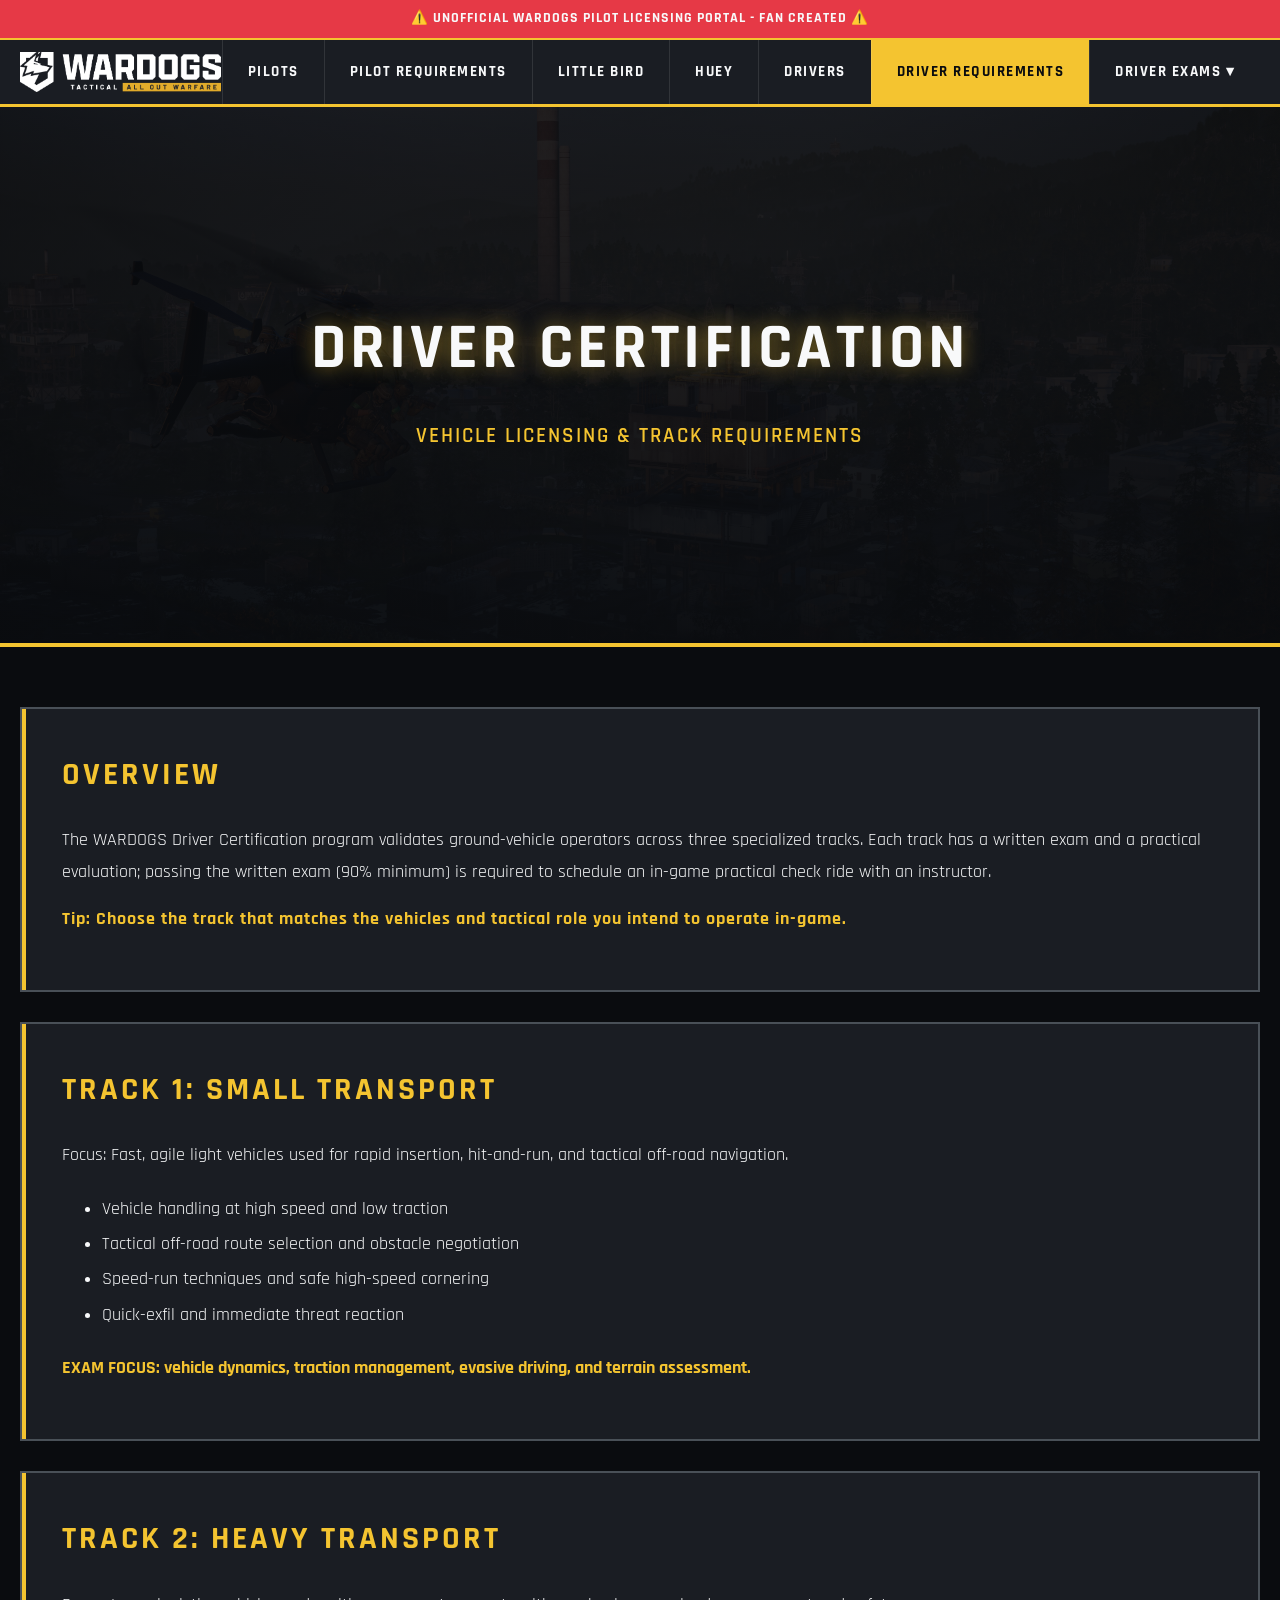
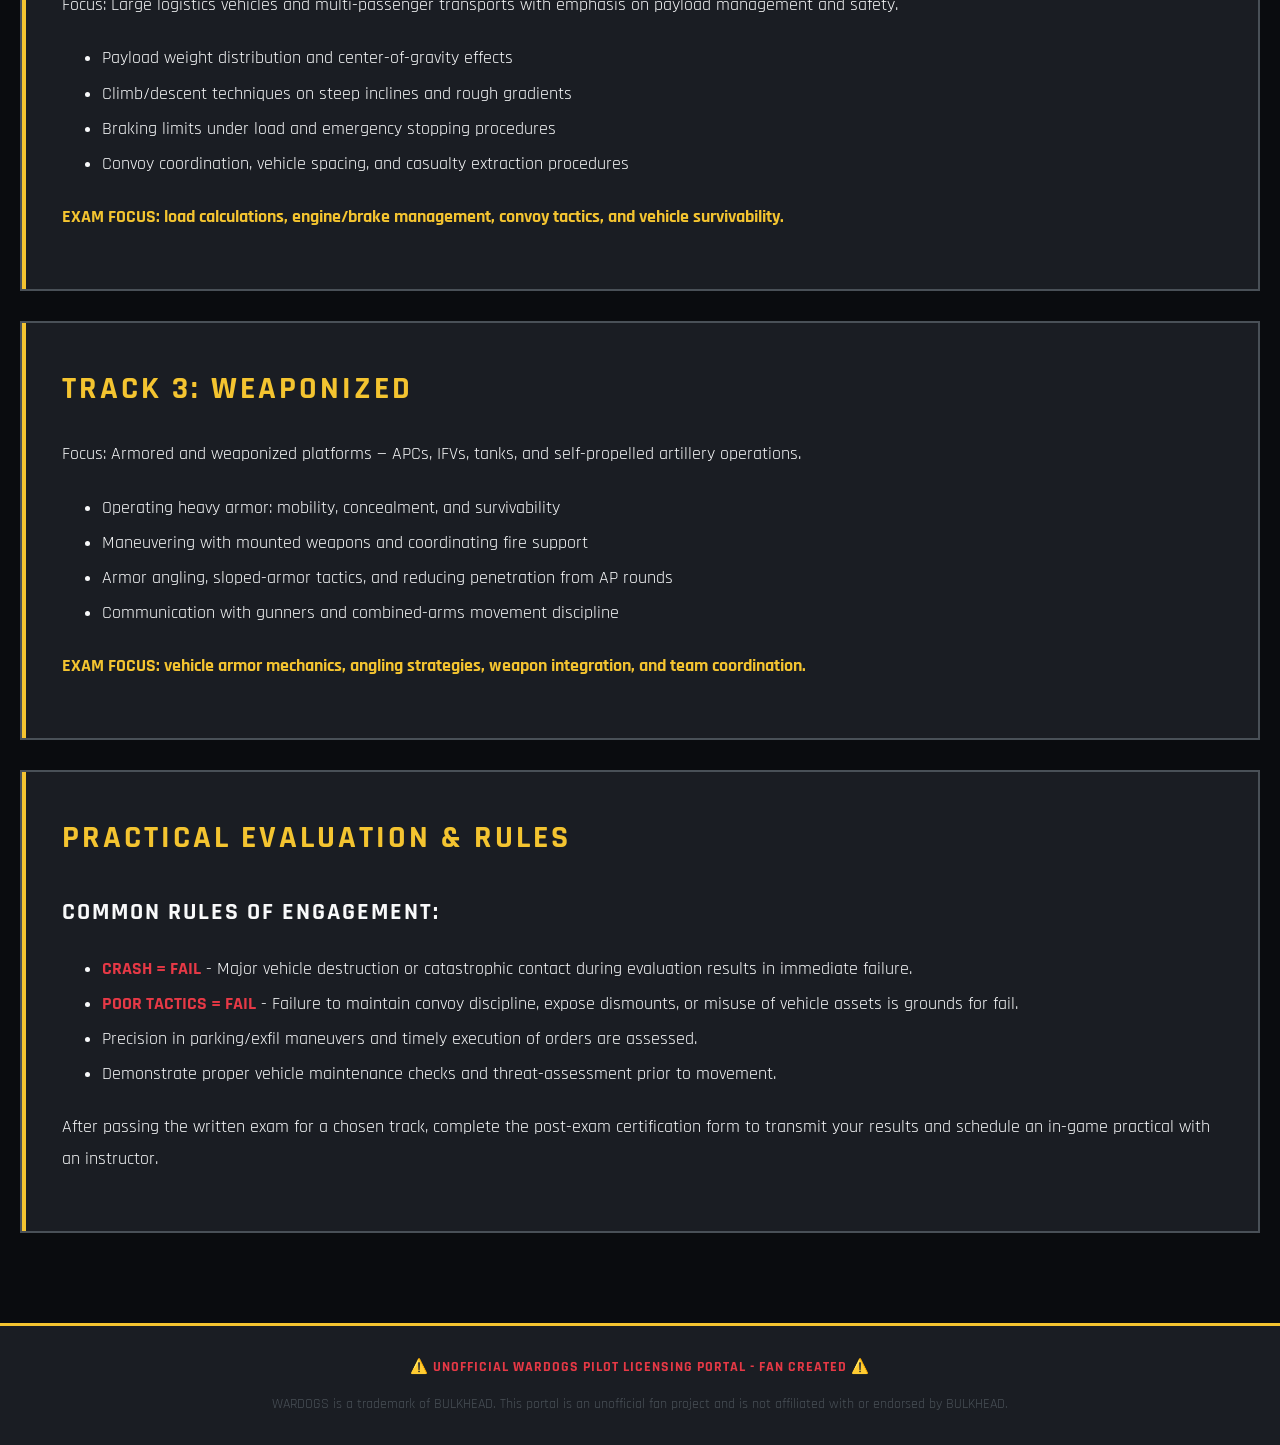
<file: driver-requirements.html>
<!DOCTYPE html>
<html lang="en">
<head>
  <meta charset="UTF-8">
  <meta name="viewport" content="width=device-width, initial-scale=1.0">
  <title>WARDOGS Driver Requirements - How to Get Your Vehicle License (Track 1, 2, 3 Guide)</title>
  <meta name="description" content="Complete guide to WARDOGS ground vehicle driver certification. Learn requirements for Track 1 (Small Transport), Track 2 (Heavy Logistics), and Track 3 (Weaponized Armor). 90% exam pass required. Don't flip, don't crash.">
  <meta name="keywords" content="WARDOGS driver requirements, vehicle license guide, how to get driver license, small transport certification, heavy vehicle license, weaponized armor certification, tank driver training, APC license requirements, tactical driving exam, convoy operations guide, armor angling tactics, vehicle certification guide">
  <link rel="canonical" href="https://wardogspilots.com/driver-requirements.html">
  
  <!-- Open Graph -->
  <meta property="og:type" content="website">
  <meta property="og:title" content="WARDOGS Driver Certification Requirements">
  <meta property="og:description" content="Guide to earning your vehicle driver licenses in WARDOGS across Small, Heavy, and Weaponized tracks.">
  <meta property="og:image" content="/WD_Screenshot_Littlebird_2.jpg">
  
  <link rel="stylesheet" href="shared.css">
</head>
<body>
  <div class="disclaimer">
    ⚠️ UNOFFICIAL WARDOGS PILOT LICENSING PORTAL - FAN CREATED ⚠️
  </div>

  <nav>
    <div class="nav-container">
      <img src="/WD_Fullmark_Full.png" alt="WARDOGS Logo" class="nav-logo">
      <ul class="nav-links">
        <li><a href="index.html">PILOTS</a></li>
        <li><a href="requirements.html">PILOT REQUIREMENTS</a></li>
        <li><a href="exam-littlebird.html">LITTLE BIRD</a></li>
        <li><a href="exam-huey.html">HUEY</a></li>
        <li><a href="drivers.html">DRIVERS</a></li>
        <li><a href="driver-requirements.html" class="active">DRIVER REQUIREMENTS</a></li>
        <li class="nav-dropdown">
          <a href="#" aria-haspopup="true" aria-expanded="false">DRIVER EXAMS ▾</a>
          <ul class="nav-dropdown-list">
            <li><a href="driver-exam-track1.html">Track 1 — Small Transport</a></li>
            <li><a href="driver-exam-track2.html">Track 2 — Heavy Transport</a></li>
            <li><a href="driver-exam-track3.html">Track 3 — Weaponized</a></li>
          </ul>
        </li>
      </ul>
    </div>
  </nav>

  <section class="hero" role="banner">
    <img src="/WD_Screenshot_Littlebird_2.jpg" alt="Driver operations over industrial landscape at dusk" class="hero-bg">
    <div class="hero-overlay"></div>
    <div class="hero-content">
      <h1>DRIVER CERTIFICATION</h1>
      <p>VEHICLE LICENSING & TRACK REQUIREMENTS</p>
    </div>
  </section>

  <main>
    <section class="content-section">
      <h2>OVERVIEW</h2>
      <p>The WARDOGS Driver Certification program validates ground-vehicle operators across three specialized tracks. Each track has a written exam and a practical evaluation; passing the written exam (90% minimum) is required to schedule an in-game practical check ride with an instructor.</p>
      <p class="roster-note">Tip: Choose the track that matches the vehicles and tactical role you intend to operate in-game.</p>
    </section>

    <section class="content-section">
      <h2>TRACK 1: SMALL TRANSPORT</h2>
      <p>Focus: Fast, agile light vehicles used for rapid insertion, hit-and-run, and tactical off-road navigation.</p>
      <ul style="margin-left: 40px; margin-top: 20px; font-size: 1.1rem; line-height: 2;">
        <li>Vehicle handling at high speed and low traction</li>
        <li>Tactical off-road route selection and obstacle negotiation</li>
        <li>Speed-run techniques and safe high-speed cornering</li>
        <li>Quick-exfil and immediate threat reaction</li>
      </ul>
      <p style="margin-top: 20px; color: var(--tactical-yellow); font-weight: 700;">EXAM FOCUS: vehicle dynamics, traction management, evasive driving, and terrain assessment.</p>
    </section>

    <section class="content-section">
      <h2>TRACK 2: HEAVY TRANSPORT</h2>
      <p>Focus: Large logistics vehicles and multi-passenger transports with emphasis on payload management and safety.</p>
      <ul style="margin-left: 40px; margin-top: 20px; font-size: 1.1rem; line-height: 2;">
        <li>Payload weight distribution and center-of-gravity effects</li>
        <li>Climb/descent techniques on steep inclines and rough gradients</li>
        <li>Braking limits under load and emergency stopping procedures</li>
        <li>Convoy coordination, vehicle spacing, and casualty extraction procedures</li>
      </ul>
      <p style="margin-top: 20px; color: var(--tactical-yellow); font-weight: 700;">EXAM FOCUS: load calculations, engine/brake management, convoy tactics, and vehicle survivability.</p>
    </section>

    <section class="content-section">
      <h2>TRACK 3: WEAPONIZED</h2>
      <p>Focus: Armored and weaponized platforms — APCs, IFVs, tanks, and self-propelled artillery operations.</p>
      <ul style="margin-left: 40px; margin-top: 20px; font-size: 1.1rem; line-height: 2;">
        <li>Operating heavy armor: mobility, concealment, and survivability</li>
        <li>Maneuvering with mounted weapons and coordinating fire support</li>
        <li>Armor angling, sloped-armor tactics, and reducing penetration from AP rounds</li>
        <li>Communication with gunners and combined-arms movement discipline</li>
      </ul>
      <p style="margin-top: 20px; color: var(--tactical-yellow); font-weight: 700;">EXAM FOCUS: vehicle armor mechanics, angling strategies, weapon integration, and team coordination.</p>
    </section>

    <section class="content-section">
      <h2>PRACTICAL EVALUATION & RULES</h2>
      <h3>COMMON RULES OF ENGAGEMENT:</h3>
      <ul style="margin-left: 40px; margin-top: 20px; font-size: 1.1rem; line-height: 2;">
        <li><strong style="color: var(--tactical-red);">CRASH = FAIL</strong> - Major vehicle destruction or catastrophic contact during evaluation results in immediate failure.</li>
        <li><strong style="color: var(--tactical-red);">POOR TACTICS = FAIL</strong> - Failure to maintain convoy discipline, expose dismounts, or misuse of vehicle assets is grounds for fail.</li>
        <li>Precision in parking/exfil maneuvers and timely execution of orders are assessed.</li>
        <li>Demonstrate proper vehicle maintenance checks and threat-assessment prior to movement.</li>
      </ul>

      <p style="margin-top: 20px;">After passing the written exam for a chosen track, complete the post-exam certification form to transmit your results and schedule an in-game practical with an instructor.</p>
    </section>


  </main>

  <footer>
    <div class="footer-disclaimer">
      ⚠️ UNOFFICIAL WARDOGS PILOT LICENSING PORTAL - FAN CREATED ⚠️
    </div>
    <div class="footer-info">
      WARDOGS is a trademark of BULKHEAD. This portal is an unofficial fan project and is not affiliated with or endorsed by BULKHEAD.
    </div>
  </footer>
</body>
</html>
</file>
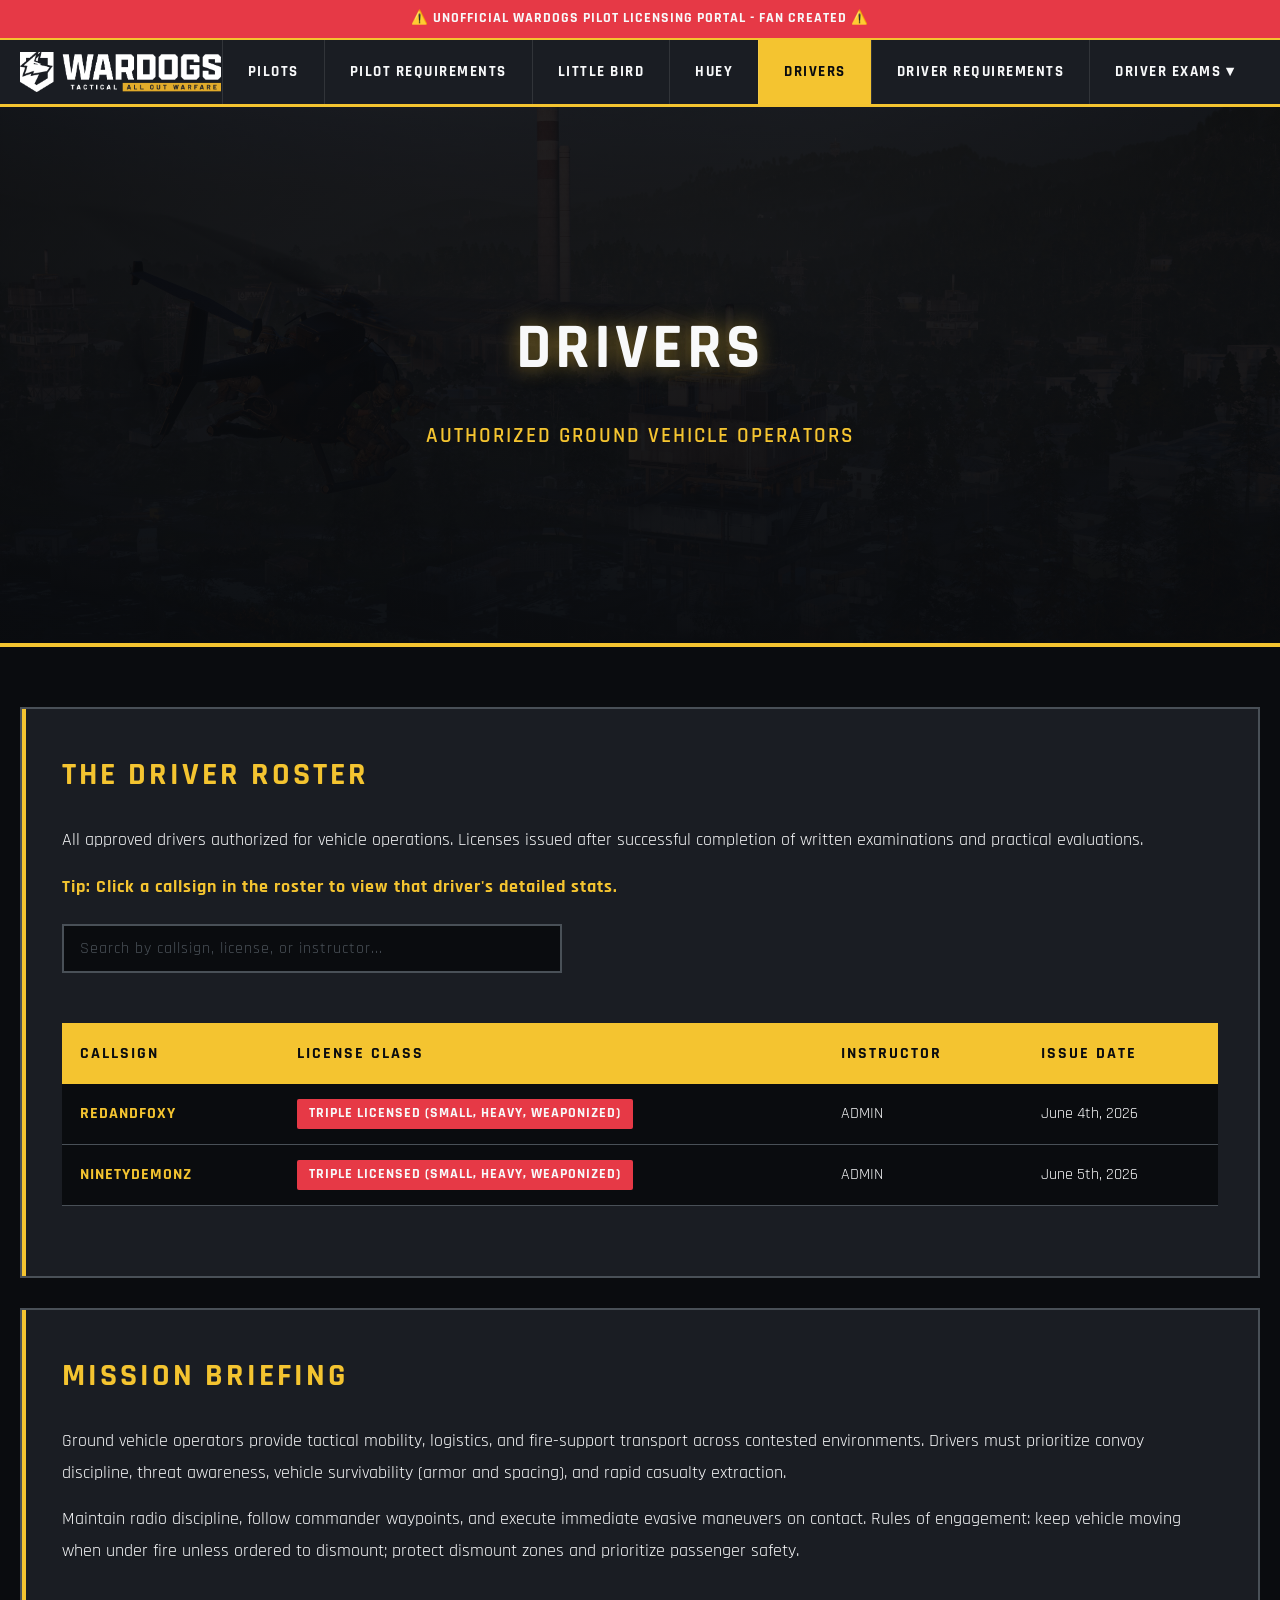
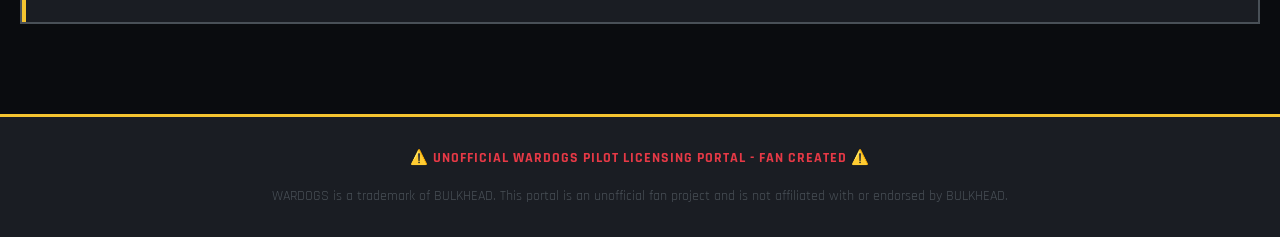
<file: drivers.html>
<!DOCTYPE html>
<html lang="en">
<head>
  <meta charset="UTF-8">
  <meta name="viewport" content="width=device-width, initial-scale=1.0">
  <title>WARDOGS Driver License - Vehicle Operator Certification Portal (Armor, Transport, Weaponized)</title>
  <meta name="description" content="Official WARDOGS ground vehicle driver licensing portal. View certified drivers with stats, survival rates, and trip records. Get licensed for small transport, heavy logistics, or weaponized armor operations. Free driver certification exams.">
  <meta name="keywords" content="WARDOGS driver license, vehicle certification, ground operator license, armor driver exam, transport vehicle certification, weaponized vehicle license, tactical driver training, BULKHEAD WARDOGS, driver roster, vehicle operator exam, tank driver license, APC certification, convoy operations">
  <link rel="canonical" href="https://wardogspilots.com/drivers.html">
  <link rel="stylesheet" href="shared.css">
</head>
<body>
  <div class="disclaimer">
    ⚠️ UNOFFICIAL WARDOGS PILOT LICENSING PORTAL - FAN CREATED ⚠️
  </div>

  <nav>
    <div class="nav-container">
      <img src="/WD_Fullmark_Full.png" alt="WARDOGS Logo" class="nav-logo">
      <ul class="nav-links">
        <li><a href="index.html">PILOTS</a></li>
        <li><a href="requirements.html">PILOT REQUIREMENTS</a></li>
        <li><a href="exam-littlebird.html">LITTLE BIRD</a></li>
        <li><a href="exam-huey.html">HUEY</a></li>
        <li><a href="drivers.html" class="active">DRIVERS</a></li>
        <li><a href="driver-requirements.html">DRIVER REQUIREMENTS</a></li>
        <li class="nav-dropdown">
          <a href="#" aria-haspopup="true" aria-expanded="false">DRIVER EXAMS ▾</a>
          <ul class="nav-dropdown-list">
            <li><a href="driver-exam-track1.html">Track 1 — Small Transport</a></li>
            <li><a href="driver-exam-track2.html">Track 2 — Heavy Transport</a></li>
            <li><a href="driver-exam-track3.html">Track 3 — Weaponized</a></li>
          </ul>
        </li>
      </ul>
    </div>
  </nav>

  <section class="hero" role="banner">
    <img src="/WD_Screenshot_Littlebird_2.jpg" alt="Driver roster hero" class="hero-bg">
    <div class="hero-overlay"></div>
    <div class="hero-content">
      <h1>DRIVERS</h1>
      <p>AUTHORIZED GROUND VEHICLE OPERATORS</p>
    </div>
  </section>

  <main role="main">
    <section class="content-section" itemscope itemtype="https://schema.org/Table">
      <h2>THE DRIVER ROSTER</h2>
      <p>All approved drivers authorized for vehicle operations. Licenses issued after successful completion of written examinations and practical evaluations.</p>
      <p class="roster-note">Tip: Click a callsign in the roster to view that driver's detailed stats.</p>

      <div class="roster-search-container">
        <input type="text" id="driver-search" placeholder="Search by callsign, license, or instructor..." class="roster-search-input">
      </div>

      <div class="table-wrapper">
        <table class="roster-table">
          <thead>
            <tr>
              <th>CALLSIGN</th>
              <th>LICENSE CLASS</th>
              <th>INSTRUCTOR</th>
              <th>ISSUE DATE</th>
            </tr>
          </thead>
          <tbody>
            <tr>
              <td>
                <button class="pilot-link driver-link" data-driver="REDANDFOXY">REDANDFOXY</button>
              </td>
              <td><span class="license-badge">TRIPLE LICENSED (SMALL, HEAVY, WEAPONIZED)</span></td>
              <td>ADMIN</td>
              <td>June 4th, 2026</td>
            </tr>
            <tr>
              <td>
                <button class="pilot-link driver-link" data-driver="NINETYDEMONZ">NinetyDemonz</button>
              </td>
              <td><span class="license-badge">TRIPLE LICENSED (SMALL, HEAVY, WEAPONIZED)</span></td>
              <td>ADMIN</td>
              <td>June 5th, 2026</td>
            </tr>
          </tbody>
        </table>
      </div>
    </section>

    <section class="content-section">
      <h2>MISSION BRIEFING</h2>
      <p>Ground vehicle operators provide tactical mobility, logistics, and fire-support transport across contested environments. Drivers must prioritize convoy discipline, threat awareness, vehicle survivability (armor and spacing), and rapid casualty extraction.</p>
      <p>Maintain radio discipline, follow commander waypoints, and execute immediate evasive maneuvers on contact. Rules of engagement: keep vehicle moving when under fire unless ordered to dismount; protect dismount zones and prioritize passenger safety.</p>
    </section>
  </main>

  <!-- Driver Stats Modal -->
  <div id="driver-modal" class="pilot-modal hidden" aria-hidden="true">
    <div class="pilot-modal-backdrop"></div>
    <div class="pilot-modal-content" role="dialog" aria-modal="true" aria-labelledby="driver-name">
      <button class="pilot-modal-close" id="driver-modal-close" aria-label="Close driver stats">✕</button>
      <h2 id="driver-name" class="pilot-modal-title">DRIVER STATS</h2>
      <p class="pilot-modal-callsign">Callsign: <span id="driver-callsign">REDANDFOXY</span></p>

      <div class="pilot-modal-body">
        <div class="pilot-survival">
          <svg class="survival-chart" viewBox="0 0 120 120">
            <circle class="survival-bg" cx="60" cy="60" r="50" />
            <circle class="survival-fg" cx="60" cy="60" r="50" />
          </svg>
          <div class="survival-label">
            <div class="survival-percent" id="driver-survival-percent">99%</div>
            <div class="survival-caption">SURVIVAL RATE</div>
          </div>
        </div>

        <div class="pilot-stats-box">
          <div class="pilot-stat-row">
            <span class="pilot-stat-label">Successful Trips</span>
            <span class="pilot-stat-value" id="driver-successful">178</span>
          </div>
          <div class="pilot-stat-row">
            <span class="pilot-stat-label">Casualties (Team Kills)</span>
            <span class="pilot-stat-value" id="driver-casualties">3</span>
          </div>
          <div class="pilot-stat-row">
            <span class="pilot-stat-label">Avg Trips per Life</span>
            <span class="pilot-stat-value" id="driver-average">16</span>
          </div>
        </div>
      </div>
    </div>
  </div>

  <footer>
    <div class="footer-disclaimer">
      ⚠️ UNOFFICIAL WARDOGS PILOT LICENSING PORTAL - FAN CREATED ⚠️
    </div>
    <div class="footer-info">
      WARDOGS is a trademark of BULKHEAD. This portal is an unofficial fan project and is not affiliated with or endorsed by BULKHEAD.
    </div>
  </footer>

  <script>
    (function () {
      const driverData = {
        REDANDFOXY: {
          callsign: 'REDANDFOXY',
          survivalRate: 99,
          successfulTrips: 178,
          casualties: 3,
          averageTripsPerLife: 16
        },
        NINETYDEMONZ: {
          callsign: 'NinetyDemonz',
          // updated stats per request
          successfulTrips: 50,
          casualties: 5,
          averageTripsPerLife: 3
        }
      };

      const modal = document.getElementById('driver-modal');
      const closeBtn = document.getElementById('driver-modal-close');
      const callsignEl = document.getElementById('driver-callsign');
      const percentEl = document.getElementById('driver-survival-percent');
      const successEl = document.getElementById('driver-successful');
      const casualtiesEl = document.getElementById('driver-casualties');
      const averageEl = document.getElementById('driver-average');
      const survivalCircle = modal.querySelector('.survival-fg');

      const RADIUS = 50;
      const CIRCUMFERENCE = 2 * Math.PI * RADIUS;

      if (survivalCircle) {
        // use gold color specifically for driver ring
        survivalCircle.style.stroke = getComputedStyle(document.documentElement).getPropertyValue('--tactical-yellow') || '#f4c430';
        survivalCircle.style.strokeDasharray = CIRCUMFERENCE;
        survivalCircle.style.strokeDashoffset = CIRCUMFERENCE;
      }

      function setSurvival(rate) {
        const offset = CIRCUMFERENCE - (rate / 100) * CIRCUMFERENCE;
        if (survivalCircle) survivalCircle.style.strokeDashoffset = offset;
        percentEl.textContent = rate.toFixed(0) + '%';
      }

      function openDriverStats(id) {
        const data = driverData[id];
        if (!data) return;

        // compute survival rate automatically from stats when possible
        let computedRate = 0;
        if (typeof data.successfulTrips === 'number' && data.successfulTrips > 0) {
          // survival = (successfulTrips - casualties) / successfulTrips * 100
          const survivors = Math.max(0, (data.successfulTrips - (data.casualties || 0)));
          computedRate = (survivors / data.successfulTrips) * 100;
        }

        callsignEl.textContent = data.callsign;
        successEl.textContent = data.successfulTrips ?? 0;
        casualtiesEl.textContent = data.casualties ?? 0;
        averageEl.textContent = data.averageTripsPerLife ?? 0;
        setSurvival(computedRate);

        modal.classList.remove('hidden');
        modal.setAttribute('aria-hidden', 'false');
      }

      function closeDriverStats() {
        modal.classList.add('hidden');
        modal.setAttribute('aria-hidden', 'true');
      }

      document.addEventListener('click', (e) => {
        const link = e.target.closest('.driver-link');
        if (link) {
          const id = link.getAttribute('data-driver');
          openDriverStats(id);
        }

        if (e.target.classList.contains('pilot-modal-backdrop')) {
          closeDriverStats();
        }
      });

      if (closeBtn) {
        closeBtn.addEventListener('click', closeDriverStats);
      }

      document.addEventListener('keydown', (e) => {
        if (e.key === 'Escape' && !modal.classList.contains('hidden')) {
          closeDriverStats();
        }
      });

      // Roster search functionality (same behavior as pilot roster)
      const searchInput = document.getElementById('driver-search');
      const rosterRows = document.querySelectorAll('.roster-table tbody tr');

      if (searchInput) {
        searchInput.addEventListener('input', (e) => {
          const searchTerm = e.target.value.toLowerCase().trim();

          rosterRows.forEach(row => {
            const callsign = row.cells[0].textContent.toLowerCase();
            const license = row.cells[1].textContent.toLowerCase();
            const instructor = row.cells[2].textContent.toLowerCase();
            const date = row.cells[3].textContent.toLowerCase();

            const matches = callsign.includes(searchTerm) ||
                           license.includes(searchTerm) ||
                           instructor.includes(searchTerm) ||
                           date.includes(searchTerm);

            row.style.display = matches ? '' : 'none';
          });
        });
      }
    })();
  </script>
</body>
</html>
</file>
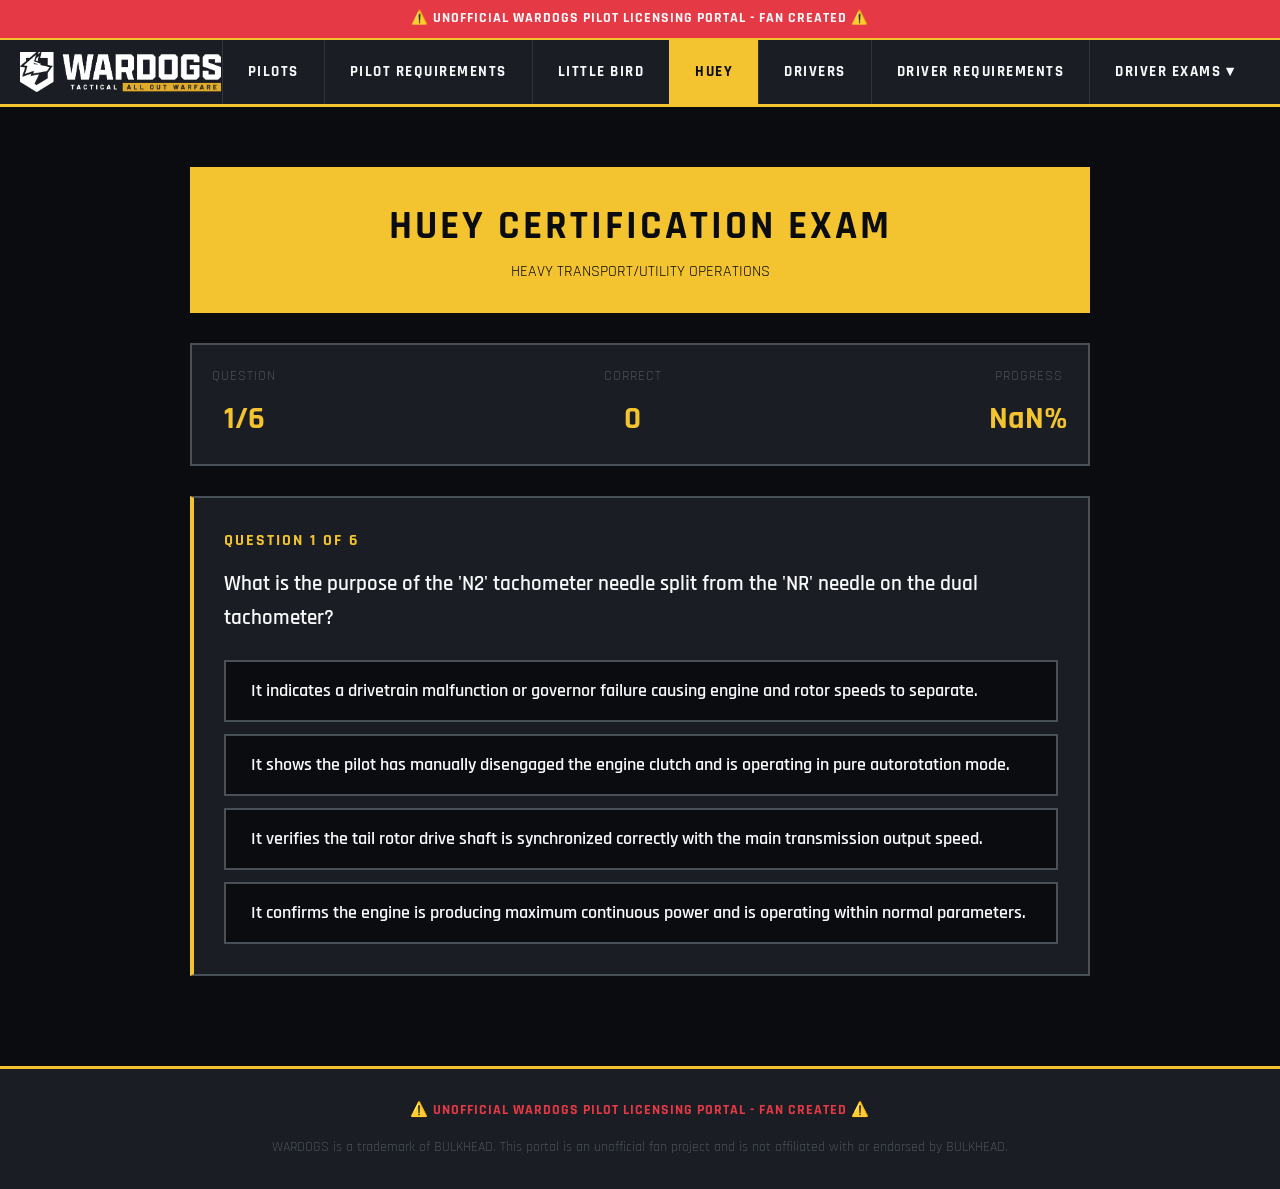
<file: exam-huey.html>
<!DOCTYPE html>
<html lang="en">
<head>
  <meta charset="UTF-8">
  <meta name="viewport" content="width=device-width, initial-scale=1.0">
  <title>UH-1H Huey Pilot Exam - WARDOGS Heavy Transport Helicopter Certification</title>
  <meta name="description" content="Official UH-1H Huey pilot certification exam for WARDOGS. Advanced questions on T53 turbine systems, heavy transport operations, vortex ring state, transmission limits, and emergency procedures. 90% pass required. Free helicopter pilot test.">
  <meta name="keywords" content="Huey pilot exam, UH-1H certification test, Bell Huey license, WARDOGS helicopter exam, transport helicopter training, T53 turbine test, utility helicopter license, Lycoming T53 exam, helicopter pilot test, aviation certification, rotary wing exam, vortex ring state, settling with power, helicopter emergency procedures">
  <link rel="canonical" href="https://wardogspilots.com/exam-huey.html">
  
  <!-- Open Graph -->
  <meta property="og:type" content="website">
  <meta property="og:title" content="UH-1H Huey Certification Exam - WARDOGS">
  <meta property="og:description" content="Advanced written exam for Bell UH-1H Huey transport operations. Challenging technical questions on T53 turbine, transmission systems, and emergency procedures. 90% required to pass.">
  <meta property="og:image" content="/WD_Screenshot_Helicopter_1.jpg">
  
  <link rel="stylesheet" href="shared.css">
</head>
<body>
  <div class="disclaimer">
    ⚠️ UNOFFICIAL WARDOGS PILOT LICENSING PORTAL - FAN CREATED ⚠️
  </div>

  <nav>
    <div class="nav-container">
      <img src="/WD_Fullmark_Full.png" alt="WARDOGS Logo" class="nav-logo">
      <ul class="nav-links">
        <li><a href="index.html">PILOTS</a></li>
        <li><a href="requirements.html">PILOT REQUIREMENTS</a></li>
        <li><a href="exam-littlebird.html">LITTLE BIRD</a></li>
        <li><a href="exam-huey.html" class="active">HUEY</a></li>
        <li><a href="drivers.html">DRIVERS</a></li>
        <li><a href="driver-requirements.html">DRIVER REQUIREMENTS</a></li>
        <li class="nav-dropdown">
          <a href="#" aria-haspopup="true" aria-expanded="false">DRIVER EXAMS ▾</a>
          <ul class="nav-dropdown-list">
            <li><a href="driver-exam-track1.html">Track 1 — Small Transport</a></li>
            <li><a href="driver-exam-track2.html">Track 2 — Heavy Transport</a></li>
            <li><a href="driver-exam-track3.html">Track 3 — Weaponized</a></li>
          </ul>
        </li>
      </ul>
    </div>
  </nav>

  <main>
    <div class="exam-container">
      <div class="exam-header">
        <h1>HUEY CERTIFICATION EXAM</h1>
        <p>HEAVY TRANSPORT/UTILITY OPERATIONS</p>
      </div>

      <div id="exam-progress" class="exam-progress">
        <div class="progress-item">
          <div class="progress-label">Question</div>
          <div class="progress-value"><span id="current-q">1</span>/6</div>
        </div>
        <div class="progress-item">
          <div class="progress-label">Correct</div>
          <div class="progress-value" id="score">0</div>
        </div>
        <div class="progress-item">
          <div class="progress-label">Progress</div>
          <div class="progress-value" id="percentage">0%</div>
        </div>
      </div>

      <div id="question-container"></div>
      <div id="result-container" class="hidden"></div>
      <div id="form-container" class="hidden"></div>
    </div>
  </main>

  <footer>
    <div class="footer-disclaimer">
      ⚠️ UNOFFICIAL WARDOGS PILOT LICENSING PORTAL - FAN CREATED ⚠️
    </div>
    <div class="footer-info">
      WARDOGS is a trademark of BULKHEAD. This portal is an unofficial fan project and is not affiliated with or endorsed by BULKHEAD.
    </div>
  </footer>

  <script src="exam-huey.js"></script>
</body>
</html>
</file>
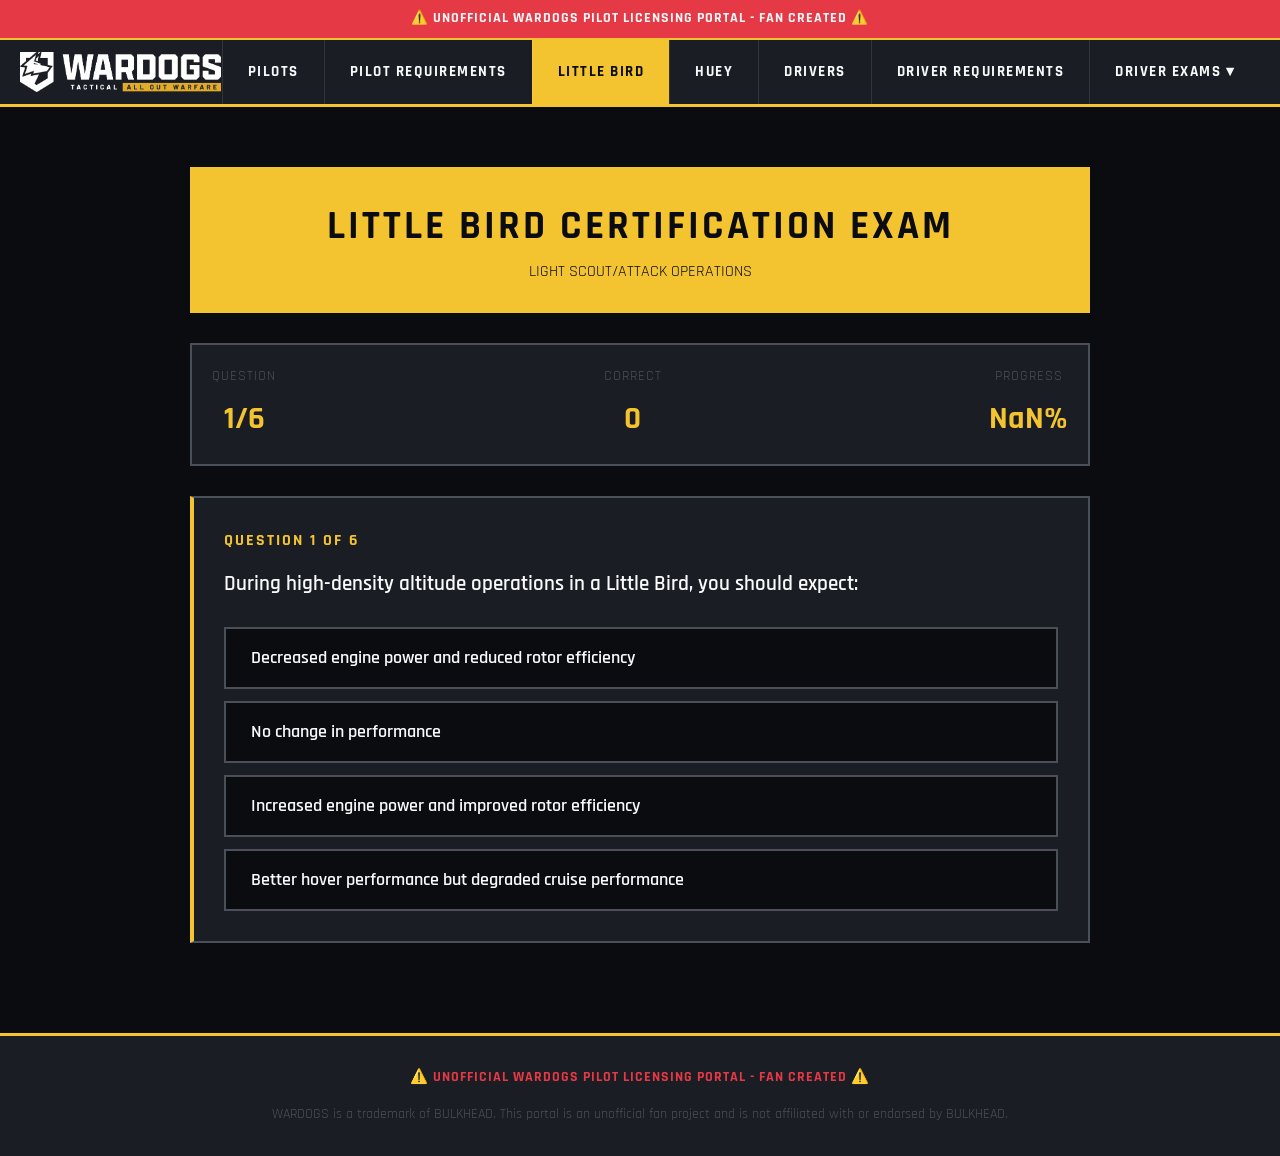
<file: exam-littlebird.html>
<!DOCTYPE html>
<html lang="en">
<head>
  <meta charset="UTF-8">
  <meta name="viewport" content="width=device-width, initial-scale=1.0">
  <title>Little Bird Pilot Exam - WARDOGS Helicopter Certification Test (90% Pass Required)</title>
  <meta name="description" content="Official Little Bird pilot certification exam for WARDOGS. 6 FAA-style questions on rotary wing aerodynamics, emergency procedures, autorotation, and combat operations. Pass at 90% to unlock practical evaluation. Free helicopter pilot test.">
  <meta name="keywords" content="Little Bird exam, helicopter certification test, WARDOGS pilot exam, scout helicopter license, attack helicopter training, rotary wing test, helicopter pilot license, aviation exam, flight test, FAA helicopter questions, autorotation test, helicopter emergency procedures">
  <link rel="canonical" href="https://wardogspilots.com/exam-littlebird.html">
  
  <!-- Open Graph -->
  <meta property="og:type" content="website">
  <meta property="og:title" content="Little Bird Certification Exam - WARDOGS">
  <meta property="og:description" content="Test your knowledge of Little Bird scout/attack operations. 6 challenging questions on aerodynamics, autorotation, and emergency procedures. 90% required to pass.">
  <meta property="og:image" content="/WD_Screenshot_Littlebird_1.jpg">
  
  <link rel="stylesheet" href="shared.css">
</head>
<body>
  <div class="disclaimer">
    ⚠️ UNOFFICIAL WARDOGS PILOT LICENSING PORTAL - FAN CREATED ⚠️
  </div>

  <nav>
    <div class="nav-container">
      <img src="/WD_Fullmark_Full.png" alt="WARDOGS Logo" class="nav-logo">
      <ul class="nav-links">
        <li><a href="index.html">PILOTS</a></li>
        <li><a href="requirements.html">PILOT REQUIREMENTS</a></li>
        <li><a href="exam-littlebird.html" class="active">LITTLE BIRD</a></li>
        <li><a href="exam-huey.html">HUEY</a></li>
        <li><a href="drivers.html">DRIVERS</a></li>
        <li><a href="driver-requirements.html">DRIVER REQUIREMENTS</a></li>
        <li class="nav-dropdown">
          <a href="#" aria-haspopup="true" aria-expanded="false">DRIVER EXAMS ▾</a>
          <ul class="nav-dropdown-list">
            <li><a href="driver-exam-track1.html">Track 1 — Small Transport</a></li>
            <li><a href="driver-exam-track2.html">Track 2 — Heavy Transport</a></li>
            <li><a href="driver-exam-track3.html">Track 3 — Weaponized</a></li>
          </ul>
        </li>
      </ul>
    </div>
  </nav>

  <main>
    <div class="exam-container">
      <div class="exam-header">
        <h1>LITTLE BIRD CERTIFICATION EXAM</h1>
        <p>LIGHT SCOUT/ATTACK OPERATIONS</p>
      </div>

      <div id="exam-progress" class="exam-progress">
        <div class="progress-item">
          <div class="progress-label">Question</div>
          <div class="progress-value"><span id="current-q">1</span>/6</div>
        </div>
        <div class="progress-item">
          <div class="progress-label">Correct</div>
          <div class="progress-value" id="score">0</div>
        </div>
        <div class="progress-item">
          <div class="progress-label">Progress</div>
          <div class="progress-value" id="percentage">0%</div>
        </div>
      </div>

      <div id="question-container"></div>
      <div id="result-container" class="hidden"></div>
      <div id="form-container" class="hidden"></div>
    </div>
  </main>

  <footer>
    <div class="footer-disclaimer">
      ⚠️ UNOFFICIAL WARDOGS PILOT LICENSING PORTAL - FAN CREATED ⚠️
    </div>
    <div class="footer-info">
      WARDOGS is a trademark of BULKHEAD. This portal is an unofficial fan project and is not affiliated with or endorsed by BULKHEAD.
    </div>
  </footer>

  <script src="exam-littlebird.js"></script>
</body>
</html>
</file>
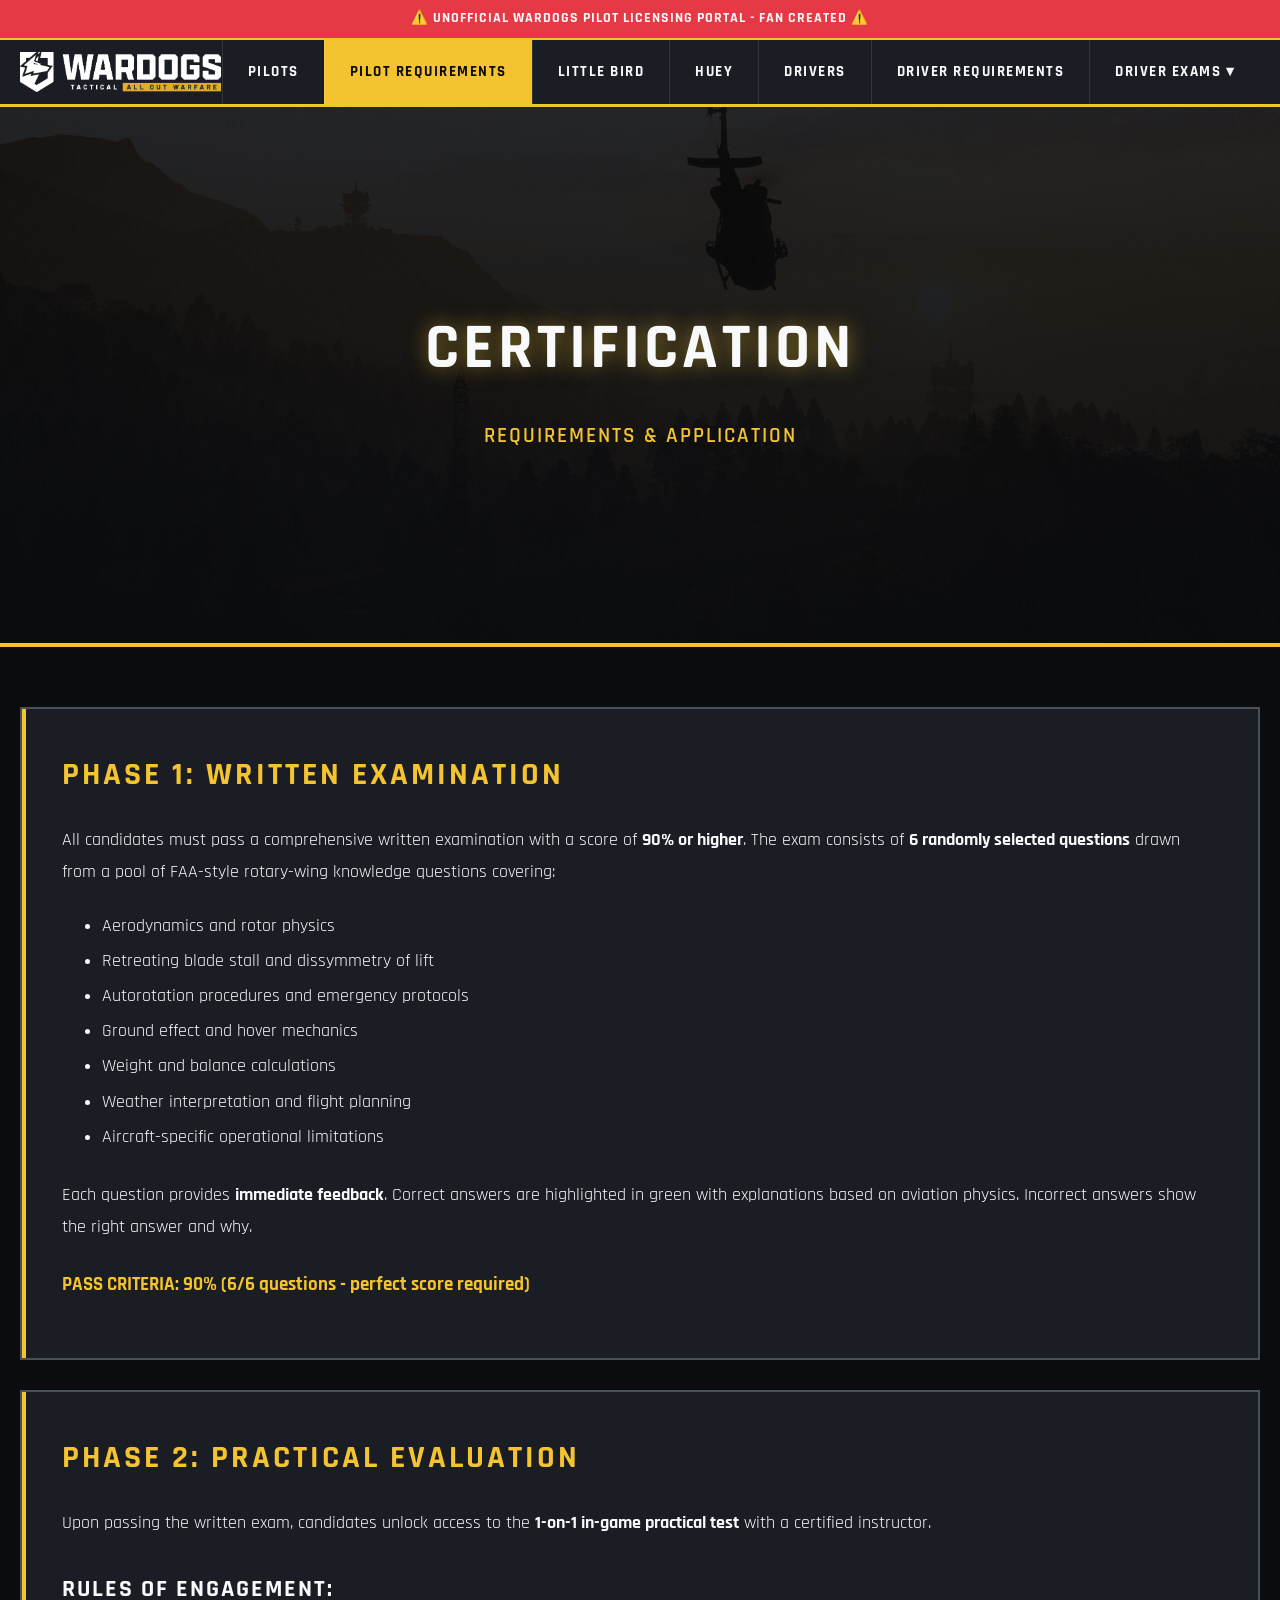
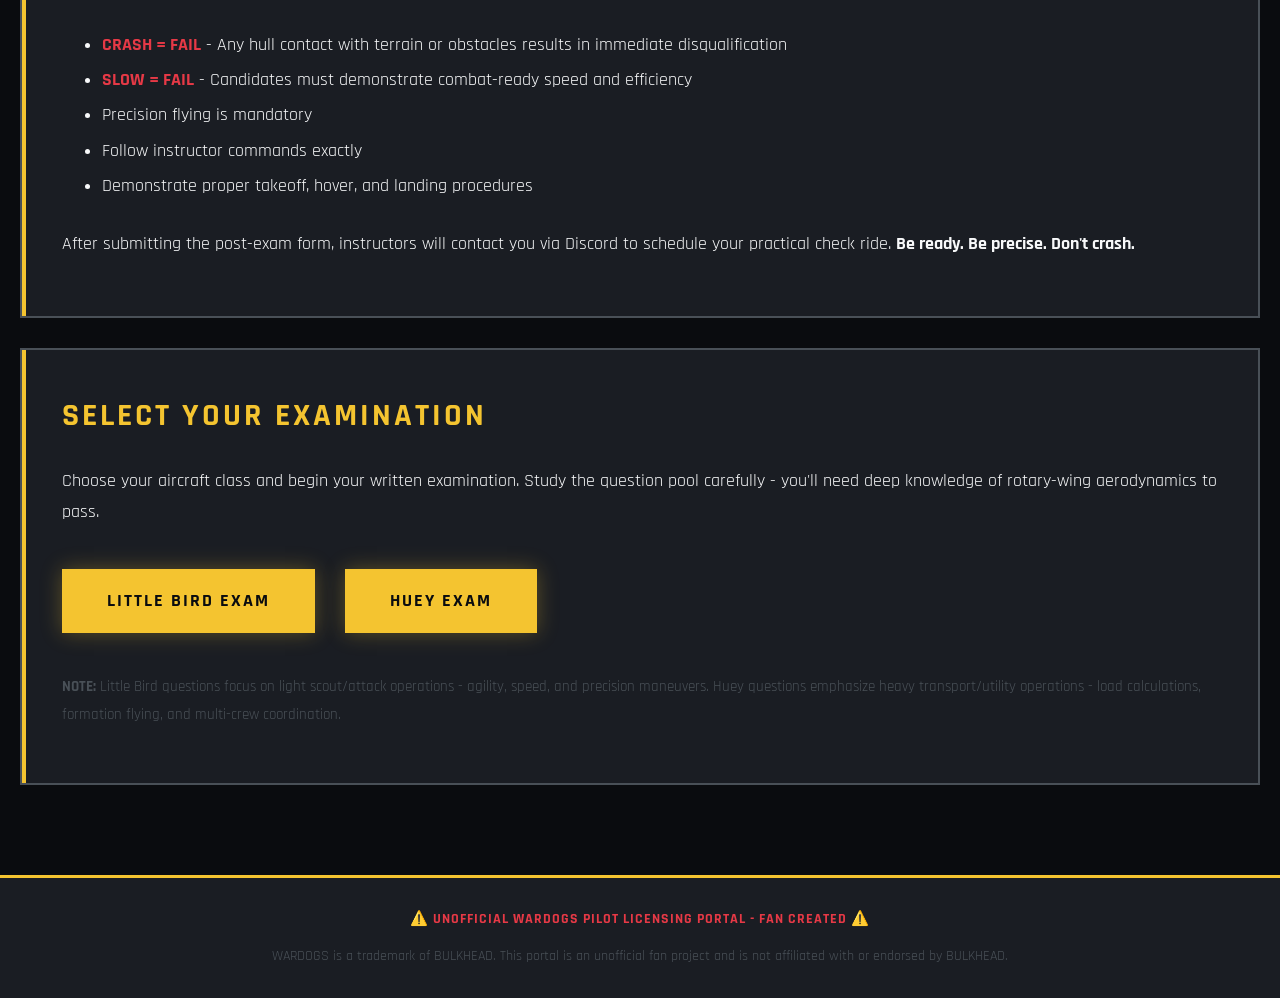
<file: requirements.html>
<!DOCTYPE html>
<html lang="en">
<head>
  <meta charset="UTF-8">
  <meta name="viewport" content="width=device-width, initial-scale=1.0">
  <title>WARDOGS Pilot Requirements - How to Get Your Helicopter License (Complete Guide)</title>
  <meta name="description" content="Complete guide to WARDOGS helicopter pilot certification. Learn written exam requirements (90% pass), practical evaluation rules (crash = fail), and how to earn Little Bird or UH-1H Huey licenses. Step-by-step pilot training guide.">
  <meta name="keywords" content="WARDOGS pilot requirements, helicopter license requirements, how to get pilot license, Little Bird certification guide, Huey license requirements, rotary wing training, helicopter exam guide, pilot practical test, aviation certification requirements, flight training guide, helicopter pilot school, WARDOGS flight academy">
  <link rel="canonical" href="https://wardogspilots.com/requirements.html">
  
  <!-- Open Graph -->
  <meta property="og:type" content="website">
  <meta property="og:title" content="WARDOGS Pilot Certification Requirements">
  <meta property="og:description" content="Complete guide to earning your helicopter pilot license in WARDOGS. 90% pass rate required. No crashes allowed.">
  <meta property="og:image" content="/WD_Screenshot_Flying.jpg">
  
  <link rel="stylesheet" href="shared.css">
</head>
<body>
  <div class="disclaimer">
    ⚠️ UNOFFICIAL WARDOGS PILOT LICENSING PORTAL - FAN CREATED ⚠️
  </div>

  <nav>
    <div class="nav-container">
      <img src="/WD_Fullmark_Full.png" alt="WARDOGS Logo" class="nav-logo">
      <ul class="nav-links">
        <li><a href="index.html">PILOTS</a></li>
        <li><a href="requirements.html" class="active">PILOT REQUIREMENTS</a></li>
        <li><a href="exam-littlebird.html">LITTLE BIRD</a></li>
        <li><a href="exam-huey.html">HUEY</a></li>
        <li><a href="drivers.html">DRIVERS</a></li>
        <li><a href="driver-requirements.html">DRIVER REQUIREMENTS</a></li>
        <li class="nav-dropdown">
          <a href="#" aria-haspopup="true" aria-expanded="false">DRIVER EXAMS ▾</a>
          <ul class="nav-dropdown-list">
            <li><a href="driver-exam-track1.html">Track 1 — Small Transport</a></li>
            <li><a href="driver-exam-track2.html">Track 2 — Heavy Transport</a></li>
            <li><a href="driver-exam-track3.html">Track 3 — Weaponized</a></li>
          </ul>
        </li>
      </ul>
    </div>
  </nav>

  <section class="hero" role="banner">
    <img src="/WD_Screenshot_Flying.jpg" alt="Military helicopter silhouette flying over forested mountains during golden sunset" class="hero-bg">
    <div class="hero-overlay"></div>
    <div class="hero-content">
      <h1>CERTIFICATION</h1>
      <p>REQUIREMENTS & APPLICATION</p>
    </div>
  </section>

  <main>
    <section class="content-section">
      <h2>PHASE 1: WRITTEN EXAMINATION</h2>
      <p>All candidates must pass a comprehensive written examination with a score of <strong>90% or higher</strong>. The exam consists of <strong>6 randomly selected questions</strong> drawn from a pool of FAA-style rotary-wing knowledge questions covering:</p>
      
      <ul style="margin-left: 40px; margin-top: 20px; font-size: 1.1rem; line-height: 2;">
        <li>Aerodynamics and rotor physics</li>
        <li>Retreating blade stall and dissymmetry of lift</li>
        <li>Autorotation procedures and emergency protocols</li>
        <li>Ground effect and hover mechanics</li>
        <li>Weight and balance calculations</li>
        <li>Weather interpretation and flight planning</li>
        <li>Aircraft-specific operational limitations</li>
      </ul>

      <p style="margin-top: 25px;">Each question provides <strong>immediate feedback</strong>. Correct answers are highlighted in green with explanations based on aviation physics. Incorrect answers show the right answer and why.</p>

      <p style="margin-top: 25px; color: var(--tactical-yellow); font-weight: 700; font-size: 1.2rem;">PASS CRITERIA: 90% (6/6 questions - perfect score required)</p>
    </section>

    <section class="content-section">
      <h2>PHASE 2: PRACTICAL EVALUATION</h2>
      <p>Upon passing the written exam, candidates unlock access to the <strong>1-on-1 in-game practical test</strong> with a certified instructor.</p>
      
      <h3>RULES OF ENGAGEMENT:</h3>
      <ul style="margin-left: 40px; margin-top: 20px; font-size: 1.1rem; line-height: 2;">
        <li><strong style="color: var(--tactical-red);">CRASH = FAIL</strong> - Any hull contact with terrain or obstacles results in immediate disqualification</li>
        <li><strong style="color: var(--tactical-red);">SLOW = FAIL</strong> - Candidates must demonstrate combat-ready speed and efficiency</li>
        <li>Precision flying is mandatory</li>
        <li>Follow instructor commands exactly</li>
        <li>Demonstrate proper takeoff, hover, and landing procedures</li>
      </ul>

      <p style="margin-top: 25px;">After submitting the post-exam form, instructors will contact you via Discord to schedule your practical check ride. <strong>Be ready. Be precise. Don't crash.</strong></p>
    </section>

    <section class="content-section">
      <h2>SELECT YOUR EXAMINATION</h2>
      <p>Choose your aircraft class and begin your written examination. Study the question pool carefully - you'll need deep knowledge of rotary-wing aerodynamics to pass.</p>

      <div class="btn-container">
        <a href="exam-littlebird.html" class="btn">LITTLE BIRD EXAM</a>
        <a href="exam-huey.html" class="btn">HUEY EXAM</a>
      </div>

      <p style="margin-top: 30px; font-size: 0.95rem; color: var(--steel-grey);">
        <strong>NOTE:</strong> Little Bird questions focus on light scout/attack operations - agility, speed, and precision maneuvers. Huey questions emphasize heavy transport/utility operations - load calculations, formation flying, and multi-crew coordination.
      </p>
    </section>
  </main>

  <footer>
    <div class="footer-disclaimer">
      ⚠️ UNOFFICIAL WARDOGS PILOT LICENSING PORTAL - FAN CREATED ⚠️
    </div>
    <div class="footer-info">
      WARDOGS is a trademark of BULKHEAD. This portal is an unofficial fan project and is not affiliated with or endorsed by BULKHEAD.
    </div>
  </footer>
</body>
</html>
</file>
<file: shared.css>
@import url('https://fonts.googleapis.com/css2?family=Rajdhani:wght@400;600;700&display=swap');

* {
  margin: 0;
  padding: 0;
  box-sizing: border-box;
}

:root {
  --gunmetal: #1a1d23;
  --deep-black: #0a0c0f;
  --tactical-yellow: #f4c430;
  --tactical-red: #e63946;
  --crisp-white: #f8f9fa;
  --steel-grey: #495057;
  --hover-grey: #2a2f36;
}

body {
  font-family: 'Rajdhani', sans-serif;
  background: var(--deep-black);
  color: var(--crisp-white);
  line-height: 1.6;
  overflow-x: hidden;
}

/* Disclaimer */
.disclaimer {
  background: var(--tactical-red);
  color: var(--crisp-white);
  text-align: center;
  padding: 8px;
  font-weight: 700;
  font-size: 0.85rem;
  letter-spacing: 1px;
  border-bottom: 2px solid var(--tactical-yellow);
}

/* Navigation */
nav {
  background: var(--gunmetal);
  border-bottom: 3px solid var(--tactical-yellow);
  position: sticky;
  top: 0;
  z-index: 1000;
}

.nav-container {
  max-width: 1400px;
  margin: 0 auto;
  display: flex;
  align-items: center;
  justify-content: space-between;
  padding: 0 20px;
}

.nav-logo {
  height: 60px;
  padding: 10px 0;
}

.nav-links {
  display: flex;
  list-style: none;
  gap: 0;
}

/* Dropdown behavior */
.nav-dropdown {
  position: relative;
}

.nav-dropdown > a {
  cursor: pointer;
}

.nav-dropdown-list {
  position: absolute;
  top: 100%;
  left: 0;
  background: var(--gunmetal);
  border: 2px solid rgba(255,255,255,0.06);
  min-width: 260px;
  list-style: none;
  padding: 8px 0;
  margin: 0;
  display: none;
  box-shadow: 0 8px 20px rgba(0,0,0,0.6);
  z-index: 1200;
  border-radius: 4px;
}

.nav-dropdown-list::before {
  content: '';
  position: absolute;
  top: -10px;
  left: 0;
  right: 0;
  height: 10px;
}

.nav-dropdown-list li a {
  display: block;
  padding: 10px 18px;
  color: var(--crisp-white);
  text-decoration: none;
  font-weight: 700;
  font-size: 0.95rem;
  text-transform: none;
  letter-spacing: 0.5px;
  border-left: none;
}

.nav-dropdown-list li a:hover {
  background: var(--tactical-yellow);
  color: var(--deep-black);
}

/* Reveal on hover or when focused (supports click-to-focus) */
.nav-dropdown:hover .nav-dropdown-list,
.nav-dropdown:focus-within .nav-dropdown-list {
  display: block;
}

.nav-links a {
  display: block;
  padding: 20px 25px;
  color: var(--crisp-white);
  text-decoration: none;
  font-weight: 700;
  font-size: 0.95rem;
  letter-spacing: 1.5px;
  text-transform: uppercase;
  border-left: 1px solid rgba(255, 255, 255, 0.1);
  transition: all 0.2s;
}

.nav-links a:hover,
.nav-links a.active {
  background: var(--tactical-yellow);
  color: var(--deep-black);
}

/* Hero Section */
.hero {
  position: relative;
  height: 60vh;
  display: flex;
  align-items: center;
  justify-content: center;
  overflow: hidden;
  border-bottom: 4px solid var(--tactical-yellow);
}

.hero-bg {
  position: absolute;
  top: 0;
  left: 0;
  width: 100%;
  height: 100%;
  object-fit: cover;
  filter: brightness(0.4);
}

.hero-overlay {
  position: absolute;
  top: 0;
  left: 0;
  width: 100%;
  height: 100%;
  background: linear-gradient(to bottom, rgba(10, 12, 15, 0.7), rgba(10, 12, 15, 0.9));
}

.hero-content {
  position: relative;
  z-index: 2;
  text-align: center;
  max-width: 800px;
  padding: 20px;
}

.hero h1 {
  font-size: 4rem;
  font-weight: 700;
  letter-spacing: 4px;
  text-transform: uppercase;
  margin-bottom: 20px;
  text-shadow: 0 0 20px rgba(244, 196, 48, 0.5);
}

.hero p {
  font-size: 1.3rem;
  letter-spacing: 2px;
  color: var(--tactical-yellow);
  font-weight: 600;
}

/* Main Content */
main {
  max-width: 1400px;
  margin: 0 auto;
  padding: 60px 20px;
}

.content-section {
  background: var(--gunmetal);
  border: 2px solid var(--steel-grey);
  padding: 40px;
  margin-bottom: 30px;
  position: relative;
}

.content-section::before {
  content: '';
  position: absolute;
  top: 0;
  left: 0;
  width: 4px;
  height: 100%;
  background: var(--tactical-yellow);
}

.content-section h2 {
  font-size: 2rem;
  font-weight: 700;
  text-transform: uppercase;
  letter-spacing: 3px;
  margin-bottom: 25px;
  color: var(--tactical-yellow);
}

.content-section h3 {
  font-size: 1.5rem;
  font-weight: 700;
  text-transform: uppercase;
  letter-spacing: 2px;
  margin: 30px 0 15px;
  color: var(--crisp-white);
}

.content-section p {
  font-size: 1.1rem;
  line-height: 1.8;
  margin-bottom: 15px;
}

/* Buttons */
.btn {
  display: inline-block;
  padding: 18px 45px;
  background: var(--tactical-yellow);
  color: var(--deep-black);
  text-decoration: none;
  font-weight: 700;
  font-size: 1.1rem;
  letter-spacing: 2px;
  text-transform: uppercase;
  border: none;
  cursor: pointer;
  transition: all 0.2s;
  box-shadow: 0 0 20px rgba(244, 196, 48, 0.3);
}

.btn:hover {
  background: var(--crisp-white);
  transform: translateY(-2px);
  box-shadow: 0 0 30px rgba(244, 196, 48, 0.6);
}

.btn-container {
  display: flex;
  gap: 30px;
  margin: 40px 0;
  flex-wrap: wrap;
}

/* Table */
.roster-note {
  margin-top: 12px;
  margin-bottom: 18px;
  color: var(--tactical-yellow);
  font-weight: 700;
  letter-spacing: 1px;
  font-size: 0.95rem;
}

.roster-search-container {
  margin: 20px 0;
}

.roster-search-input {
  width: 100%;
  max-width: 500px;
  padding: 12px 16px;
  background: var(--deep-black);
  border: 2px solid var(--steel-grey);
  color: var(--crisp-white);
  font-family: 'Rajdhani', sans-serif;
  font-size: 1rem;
  font-weight: 600;
  letter-spacing: 1px;
  transition: border-color 0.2s;
}

.roster-search-input:focus {
  outline: none;
  border-color: var(--tactical-yellow);
}

.roster-search-input::placeholder {
  color: var(--steel-grey);
  font-weight: 400;
}

/* Table */
.table-wrapper {
  width: 100%;
  overflow-x: auto;
  -webkit-overflow-scrolling: touch;
}

.roster-table {
  width: 100%;
  border-collapse: collapse;
  margin: 30px 0;
  background: var(--deep-black);
  min-width: 420px;
}

.roster-table thead {
  background: var(--tactical-yellow);
  color: var(--deep-black);
}

.roster-table th {
  padding: 18px;
  text-align: left;
  font-weight: 700;
  font-size: 1rem;
  letter-spacing: 2px;
  text-transform: uppercase;
}

.roster-table td {
  padding: 15px 18px;
  border-bottom: 1px solid var(--steel-grey);
}

.roster-table tr:hover {
  background: var(--hover-grey);
}

.license-badge {
  display: inline-block;
  padding: 4px 12px;
  background: var(--tactical-red);
  color: var(--crisp-white);
  font-size: 0.85rem;
  font-weight: 700;
  letter-spacing: 1px;
  border-radius: 2px;
}

/* Pilot link */
.pilot-link {
  background: none;
  border: none;
  color: var(--tactical-yellow);
  font: inherit;
  font-weight: 700;
  cursor: pointer;
  text-transform: uppercase;
  letter-spacing: 1px;
  padding: 0;
}

.pilot-link:hover {
  text-decoration: underline;
}

/* Pilot Modal */
.pilot-modal {
  position: fixed;
  inset: 0;
  z-index: 1500;
  display: flex;
  align-items: center;
  justify-content: center;
}

.pilot-modal-backdrop {
  position: absolute;
  inset: 0;
  background: rgba(0, 0, 0, 0.7);
}

.pilot-modal-content {
  position: relative;
  background: var(--gunmetal);
  border: 2px solid var(--tactical-yellow);
  max-width: 700px;
  width: 90%;
  padding: 30px 30px 26px;
  z-index: 1501;
  box-shadow: 0 0 30px rgba(0, 0, 0, 0.7);
}

.pilot-modal-title {
  font-size: 1.6rem;
  letter-spacing: 3px;
  text-transform: uppercase;
  color: var(--tactical-yellow);
  margin-bottom: 4px;
}

.pilot-modal-callsign {
  font-size: 1rem;
  color: var(--steel-grey);
  margin-bottom: 20px;
}

.pilot-modal-close {
  position: absolute;
  top: 10px;
  right: 12px;
  background: transparent;
  border: none;
  color: var(--crisp-white);
  font-size: 1.3rem;
  cursor: pointer;
}

.pilot-modal-body {
  display: flex;
  gap: 24px;
  align-items: center;
  flex-wrap: wrap;
}

.pilot-survival {
  position: relative;
  width: 220px;
  height: 220px;
  flex: 0 0 auto;
}

.survival-chart {
  width: 100%;
  height: 100%;
  transform: rotate(-90deg);
}

.survival-bg,
.survival-fg {
  fill: none;
  stroke-width: 10;
}

.survival-bg {
  stroke: var(--hover-grey);
}

.survival-fg {
  stroke: var(--tactical-yellow);
  stroke-linecap: round;
  transition: stroke-dashoffset 0.6s ease-out;
}

.survival-label {
  position: absolute;
  inset: 0;
  display: flex;
  flex-direction: column;
  align-items: center;
  justify-content: center;
}

.survival-percent {
  font-size: 2.4rem;
  font-weight: 700;
  color: var(--tactical-yellow);
}

.survival-caption {
  font-size: 0.9rem;
  text-transform: uppercase;
  letter-spacing: 2px;
  color: var(--steel-grey);
  margin-top: 4px;
}

.pilot-stats-box {
  flex: 1 1 220px;
  background: var(--deep-black);
  border: 2px solid var(--steel-grey);
  padding: 20px 22px;
}

.pilot-stat-row {
  display: flex;
  justify-content: space-between;
  align-items: baseline;
  margin-bottom: 12px;
}

.pilot-stat-label {
  font-size: 0.95rem;
  color: var(--steel-grey);
  text-transform: uppercase;
  letter-spacing: 1px;
}

.pilot-stat-value {
  font-size: 1.3rem;
  font-weight: 700;
  color: var(--crisp-white);
}

/* Footer */
footer {
  background: var(--gunmetal);
  border-top: 3px solid var(--tactical-yellow);
  padding: 30px 20px;
  text-align: center;
}

.footer-disclaimer {
  font-size: 0.9rem;
  font-weight: 700;
  letter-spacing: 1px;
  color: var(--tactical-red);
  margin-bottom: 15px;
}

.footer-info {
  font-size: 0.85rem;
  color: var(--steel-grey);
}

/* Exam Styles */
.exam-container {
  max-width: 900px;
  margin: 0 auto;
}

.exam-header {
  background: var(--tactical-yellow);
  color: var(--deep-black);
  padding: 25px;
  text-align: center;
  margin-bottom: 30px;
  border: 3px solid var(--tactical-yellow);
}

.exam-header h1 {
  font-size: 2.5rem;
  font-weight: 700;
  letter-spacing: 3px;
  text-transform: uppercase;
}

.exam-progress {
  display: flex;
  justify-content: space-between;
  background: var(--gunmetal);
  padding: 20px;
  margin-bottom: 30px;
  border: 2px solid var(--steel-grey);
}

.progress-item {
  text-align: center;
}

.progress-label {
  font-size: 0.9rem;
  color: var(--steel-grey);
  text-transform: uppercase;
  letter-spacing: 1px;
}

.progress-value {
  font-size: 2rem;
  font-weight: 700;
  color: var(--tactical-yellow);
  margin-top: 5px;
}

.question-card {
  background: var(--gunmetal);
  border: 2px solid var(--steel-grey);
  padding: 30px;
  margin-bottom: 30px;
  border-left: 4px solid var(--tactical-yellow);
}

.question-number {
  color: var(--tactical-yellow);
  font-size: 1rem;
  font-weight: 700;
  letter-spacing: 2px;
  text-transform: uppercase;
  margin-bottom: 15px;
}

.question-text {
  font-size: 1.3rem;
  font-weight: 600;
  margin-bottom: 25px;
  line-height: 1.6;
}

.answers {
  display: flex;
  flex-direction: column;
  gap: 12px;
}

.answer-btn {
  background: var(--deep-black);
  border: 2px solid var(--steel-grey);
  color: var(--crisp-white);
  padding: 18px 25px;
  text-align: left;
  font-size: 1.1rem;
  cursor: pointer;
  transition: all 0.2s;
  font-family: 'Rajdhani', sans-serif;
  font-weight: 600;
}

.answer-btn:hover:not(:disabled) {
  background: var(--hover-grey);
  border-color: var(--tactical-yellow);
}

.answer-btn:disabled {
  cursor: not-allowed;
  opacity: 0.7;
}

.answer-btn.correct {
  background: #2d5016;
  border-color: #4caf50;
  color: #4caf50;
}

.answer-btn.incorrect {
  background: #5c1a1a;
  border-color: var(--tactical-red);
  color: var(--tactical-red);
}

.explanation {
  background: var(--deep-black);
  border: 2px solid var(--tactical-yellow);
  padding: 20px;
  margin-top: 20px;
  font-size: 1rem;
  line-height: 1.8;
  color: var(--tactical-yellow);
}

.next-btn {
  width: 100%;
  margin-top: 20px;
}

.result-screen {
  background: var(--gunmetal);
  border: 4px solid var(--tactical-yellow);
  padding: 60px 40px;
  text-align: center;
  margin: 40px 0;
}

.result-screen.pass {
  border-color: #4caf50;
}

.result-screen.fail {
  border-color: var(--tactical-red);
}

.result-status {
  font-size: 5rem;
  font-weight: 700;
  letter-spacing: 6px;
  text-transform: uppercase;
  margin-bottom: 20px;
}

.result-screen.pass .result-status {
  color: #4caf50;
  text-shadow: 0 0 30px rgba(76, 175, 80, 0.5);
}

.result-screen.fail .result-status {
  color: var(--tactical-red);
  text-shadow: 0 0 30px rgba(230, 57, 70, 0.5);
}

.result-score {
  font-size: 3rem;
  font-weight: 700;
  color: var(--crisp-white);
  margin-bottom: 20px;
}

.result-message {
  font-size: 1.3rem;
  line-height: 1.8;
  margin-bottom: 30px;
}

.form-container {
  background: var(--gunmetal);
  border: 2px solid var(--steel-grey);
  padding: 40px;
  margin: 40px 0;
  border-left: 4px solid var(--tactical-yellow);
}

.form-group {
  margin-bottom: 25px;
}

.form-group label {
  display: block;
  font-size: 1rem;
  font-weight: 700;
  text-transform: uppercase;
  letter-spacing: 1px;
  margin-bottom: 10px;
  color: var(--tactical-yellow);
}

.form-group input,
.form-group textarea {
  width: 100%;
  padding: 15px;
  background: var(--deep-black);
  border: 2px solid var(--steel-grey);
  color: var(--crisp-white);
  font-family: 'Rajdhani', sans-serif;
  font-size: 1.1rem;
  transition: border-color 0.2s;
}

.form-group input:focus,
.form-group textarea:focus {
  outline: none;
  border-color: var(--tactical-yellow);
}

.form-group textarea {
  resize: vertical;
  min-height: 100px;
}

.hidden {
  display: none;
}

.loading-spinner {
  text-align: center;
  padding: 40px;
}

.spinner {
  width: 60px;
  height: 60px;
  border: 4px solid var(--steel-grey);
  border-top-color: var(--tactical-yellow);
  border-radius: 50%;
  animation: spin 0.8s linear infinite;
  margin: 0 auto 20px;
}

@keyframes spin {
  to { transform: rotate(360deg); }
}

.success-message {
  background: var(--deep-black);
  border: 3px solid var(--tactical-yellow);
  padding: 40px;
  text-align: center;
  font-size: 1.2rem;
  line-height: 1.8;
}

@media (max-width: 768px) {
  body {
    font-size: 0.95rem;
  }

  .nav-container {
    padding: 0 12px;
  }

  .nav-logo {
    height: 44px;
    padding: 6px 0;
  }

  .nav-links {
    flex-direction: column;
    gap: 0;
  }
  
  .nav-links a {
    padding: 12px 16px;
    border-left: none;
    border-bottom: 1px solid rgba(255, 255, 255, 0.1);
    font-size: 0.85rem;
  }
  
  .hero {
    height: 45vh;
  }

  .hero h1 {
    font-size: 2rem;
  }

  .hero p {
    font-size: 1rem;
  }

  main {
    padding: 30px 12px;
  }

  .content-section {
    padding: 24px 18px;
  }

  .content-section h2 {
    font-size: 1.4rem;
    letter-spacing: 2px;
  }

  .content-section p {
    font-size: 0.95rem;
  }

  .exam-container {
    padding: 0 4px;
  }

  .exam-header {
    padding: 18px 12px;
  }

  .exam-header h1 {
    font-size: 1.6rem;
    letter-spacing: 2px;
  }

  .exam-progress {
    flex-direction: column;
    gap: 8px;
    padding: 12px;
  }

  .question-card {
    padding: 20px 16px;
  }

  .question-text {
    font-size: 1.05rem;
  }

  .answer-btn {
    padding: 14px 16px;
    font-size: 1rem;
  }

  .btn-container {
    flex-direction: column;
  }
  
  .btn {
    width: 100%;
    padding: 14px 24px;
    font-size: 1rem;
  }
  
  .roster-table {
    font-size: 0.8rem;
  }
  
  .roster-table th,
  .roster-table td {
    padding: 8px;
  }

  .result-screen {
    padding: 32px 18px;
  }

  .pilot-modal-content {
    width: 94%;
    padding: 22px 18px 18px;
  }

  .pilot-modal-body {
    flex-direction: column;
    align-items: center;
  }

  .pilot-survival {
    width: 180px;
    height: 180px;
  }

  .pilot-stats-box {
    width: 100%;
  }

  .result-status {
    font-size: 3rem;
  }

  .result-score {
    font-size: 2rem;
  }

  .form-container {
    padding: 24px 18px;
  }
}

@media (min-width: 1400px) {
  main {
    max-width: 1600px;
  }

  .hero {
    height: 70vh;
  }

  .hero h1 {
    font-size: 4.5rem;
  }

  .hero p {
    font-size: 1.4rem;
  }

  .content-section {
    padding: 48px 56px;
  }

  .question-card {
    padding: 40px 36px;
  }

  .question-text {
    font-size: 1.4rem;
  }

  .answer-btn {
    font-size: 1.1rem;
  }

  .exam-container {
    max-width: 1000px;
  }
}
</file>
